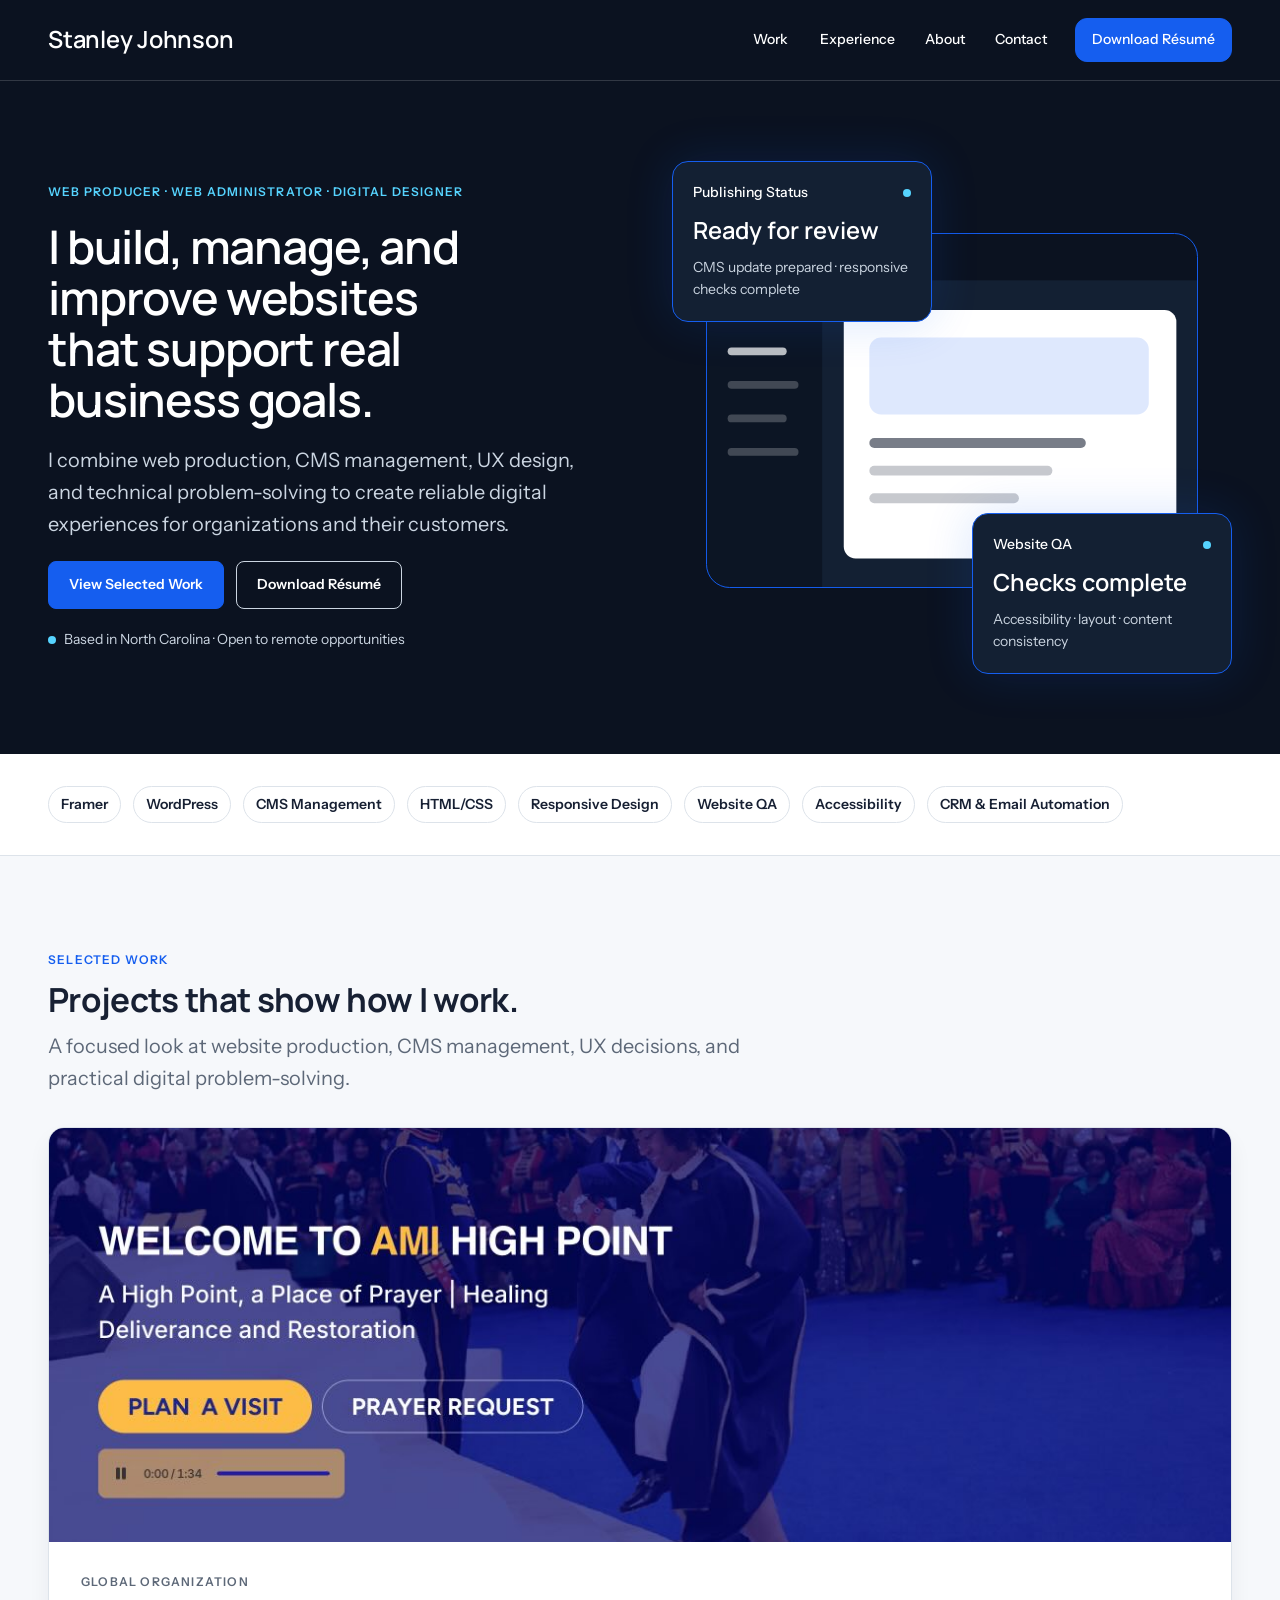
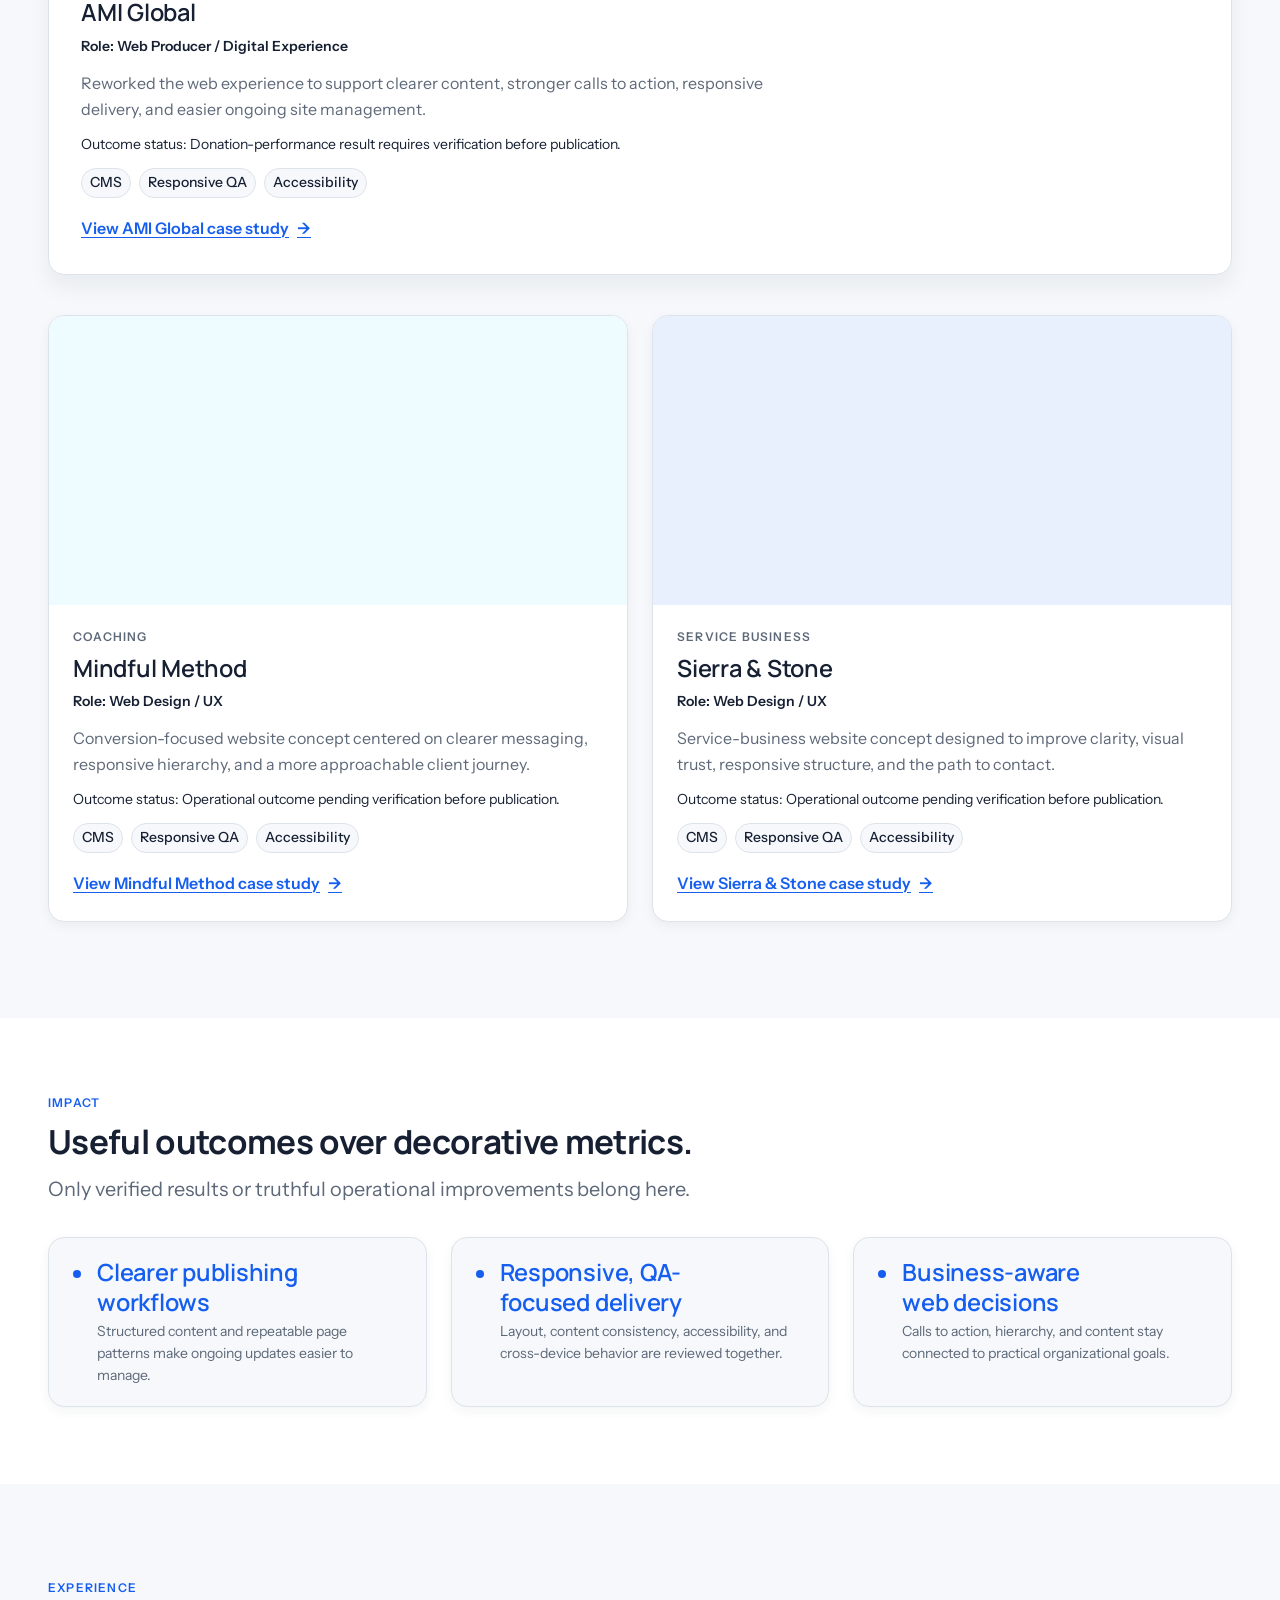
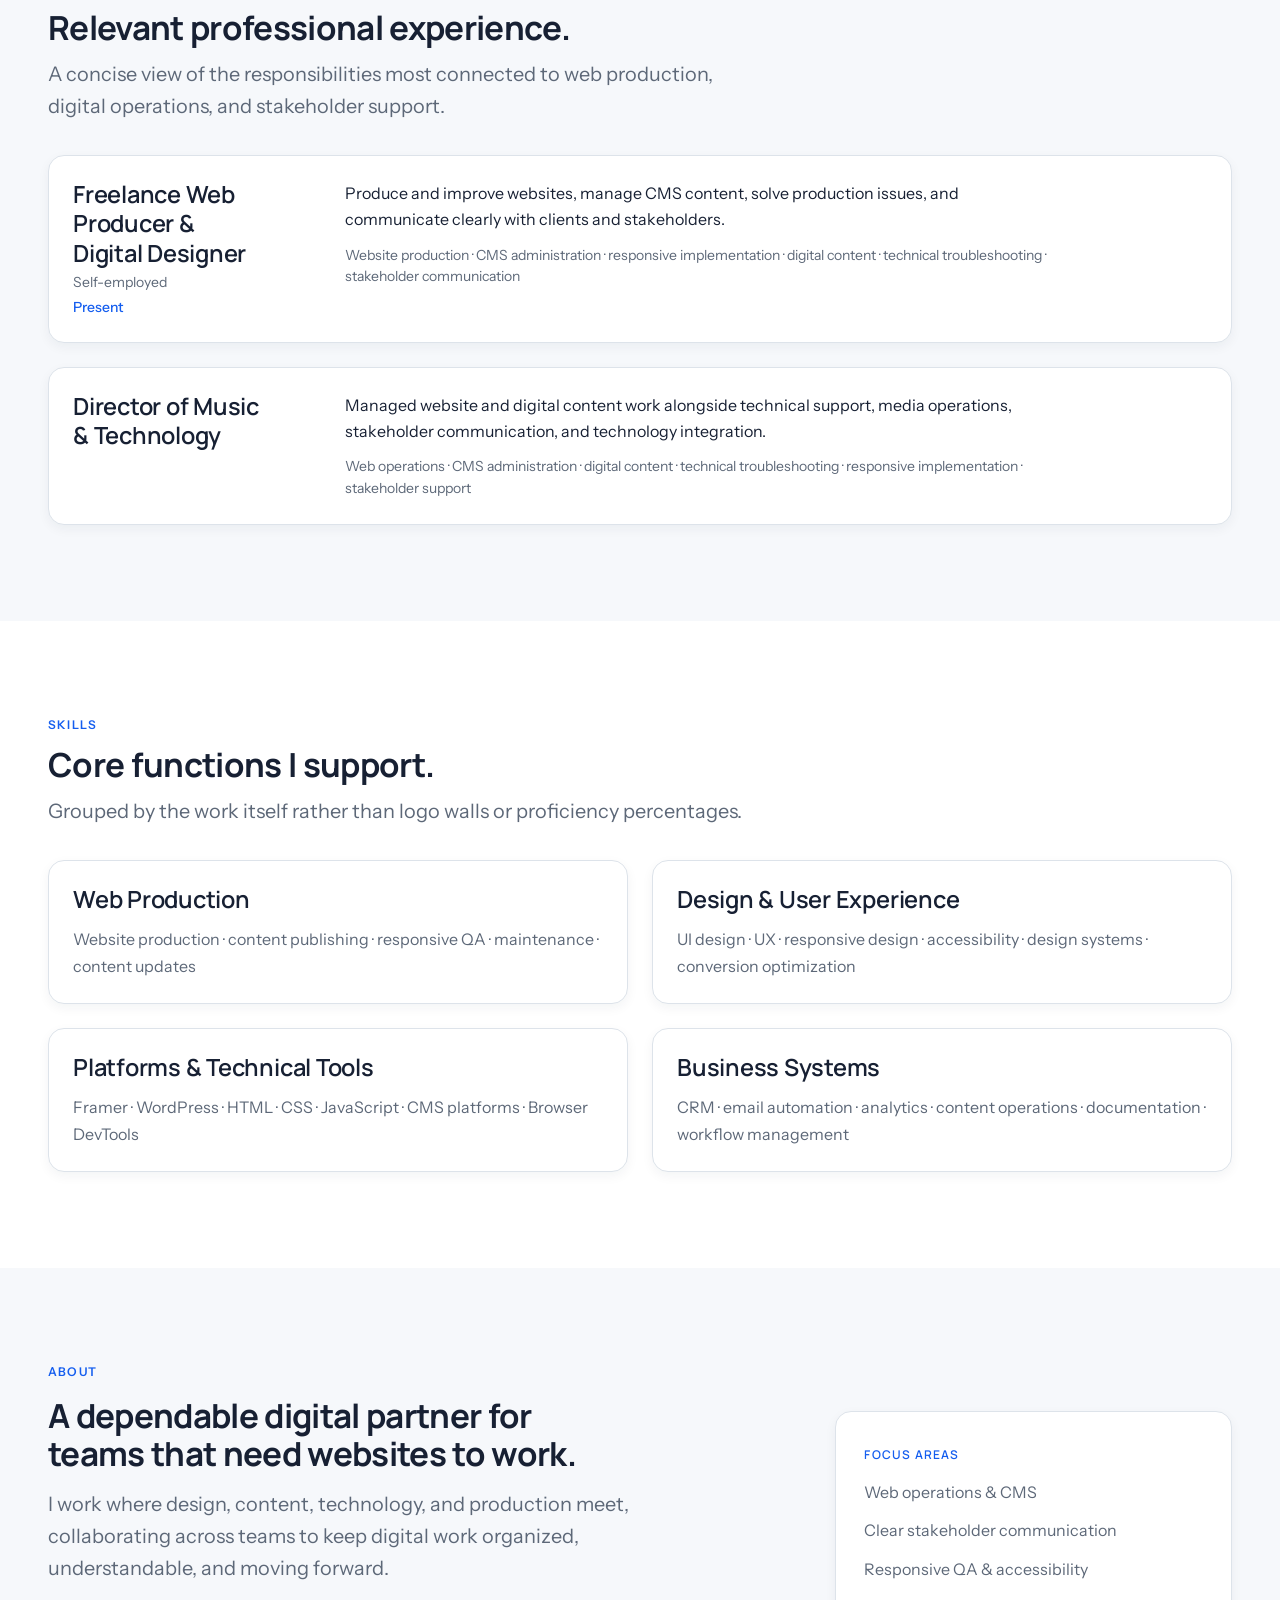
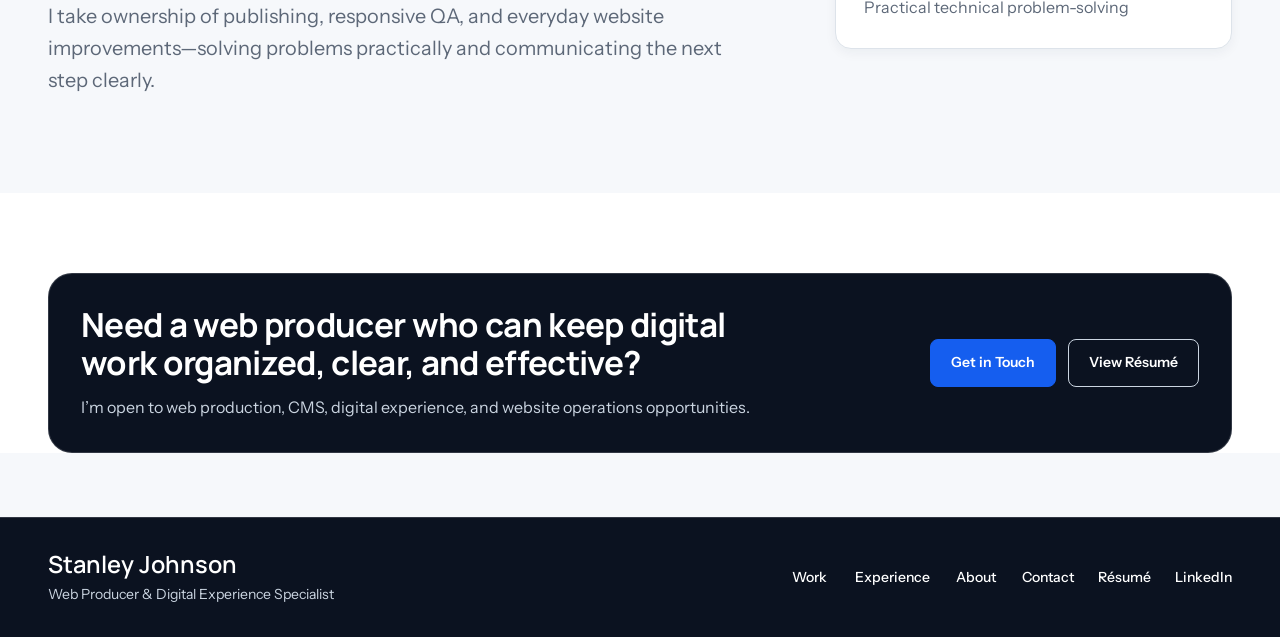
<file: index.html>
<!DOCTYPE html>
<html lang="en">
  <head>
    <meta charset="UTF-8" />
    <meta name="viewport" content="width=device-width, initial-scale=1.0" />
    <title>Stanley Johnson | Web Producer &amp; Digital Experience Specialist</title>
    <meta name="description" content="Web producer and digital experience specialist creating, managing, and improving responsive websites, CMS content, and conversion-focused digital experiences." />
    <meta property="og:title" content="Stanley Johnson | Web Producer &amp; Digital Experience Specialist" />
    <meta property="og:description" content="Web producer and digital experience specialist creating, managing, and improving responsive websites, CMS content, and conversion-focused digital experiences." />
    <meta property="og:type" content="website" />
    <meta property="og:image" content="assets/images/ami-responsive-desktop.jpg" />
    <meta property="og:image:alt" content="AMI Global website shown on a desktop screen" />
    <link rel="canonical" href="https://example.com/" />
    <link rel="stylesheet" href="assets/css/tokens.css" />
    <link rel="stylesheet" href="assets/css/base.css" />
    <link rel="stylesheet" href="assets/css/layout.css" />
    <link rel="stylesheet" href="assets/css/components.css" />
    <link rel="stylesheet" href="assets/css/pages.css" />
    <script src="assets/js/main.js" defer></script>
  </head>
  <body>
    <a class="skip-link" href="#main-content">Skip to content</a>

    <header class="site-header" aria-label="Site header">
      <div class="container site-header__inner">
        <a class="site-brand" href="index.html" aria-label="Stanley Johnson home page">Stanley Johnson</a>

        <nav class="nav desktop-nav" aria-label="Main navigation">
          <ul class="nav__list">
            <li><a class="nav__link" href="work/index.html">Work</a></li>
            <li><a class="nav__link" href="#experience">Experience</a></li>
            <li><a class="nav__link" href="about/index.html">About</a></li>
            <li><a class="nav__link" href="contact/index.html">Contact</a></li>
          </ul>
          <div class="nav-actions">
            <a class="header-cta" href="assets/documents/stanley-johnson-resume.pdf" download>Download Résumé</a>
          </div>
        </nav>

        <nav class="mobile-nav" aria-label="Mobile navigation">
          <button class="mobile-nav__toggle" type="button" aria-expanded="false" aria-controls="mobile-navigation-menu" aria-label="Open navigation menu">
            <svg viewBox="0 0 24 24" aria-hidden="true">
              <path d="M4 7h16M4 12h16M4 17h16" stroke="currentColor" stroke-width="1.8" stroke-linecap="round" fill="none" />
            </svg>
            <span>Menu</span>
          </button>
          <div class="mobile-nav__menu" id="mobile-navigation-menu" hidden>
            <a href="work/index.html">Work</a>
            <a href="#experience">Experience</a>
            <a href="about/index.html">About</a>
            <a href="contact/index.html">Contact</a>
            <a class="button button-primary" href="assets/documents/stanley-johnson-resume.pdf" download>Download Résumé</a>
          </div>
        </nav>
      </div>
    </header>

    <main id="main-content" class="site-main">
      <section class="hero" aria-labelledby="hero-title">
        <div class="container hero__inner">
          <div class="hero__content">
            <p class="hero__eyebrow">Web Producer · Web Administrator · Digital Designer</p>
            <h1 class="hero__title" id="hero-title">I build, manage, and improve websites that support real business goals.</h1>
            <p class="hero__description">I combine web production, CMS management, UX design, and technical problem-solving to create reliable digital experiences for organizations and their customers.</p>
            <div class="hero__actions">
              <a class="button button--primary" href="work/index.html">View Selected Work</a>
              <a class="button button--inverse" href="assets/documents/stanley-johnson-resume.pdf" download>Download Résumé</a>
            </div>
            <p class="hero__availability">
              <img src="assets/images/hero-status-dot.svg" alt="" width="8" height="8" />
              <span>Based in North Carolina · Open to remote opportunities</span>
            </p>
          </div>

          <div class="hero__visual" aria-hidden="true">
            <img class="hero__preview" src="assets/images/hero-cms-preview.svg" alt="" width="500" height="360" />
            <div class="hero-ui-card hero-ui-card--publishing">
              <div class="hero-ui-card__header">
                <span>Publishing Status</span>
                <img src="assets/images/hero-status-dot.svg" alt="" width="8" height="8" />
              </div>
              <strong>Ready for review</strong>
              <span>CMS update prepared · responsive checks complete</span>
            </div>
            <div class="hero-ui-card hero-ui-card--qa">
              <div class="hero-ui-card__header">
                <span>Website QA</span>
                <img src="assets/images/hero-status-dot.svg" alt="" width="8" height="8" />
              </div>
              <strong>Checks complete</strong>
              <span>Accessibility · layout · content consistency</span>
            </div>
          </div>
        </div>
      </section>

      <section class="proof-strip" aria-label="Core capabilities">
        <div class="container">
          <ul class="pill-list">
            <li class="capability-pill">Framer</li>
            <li class="capability-pill">WordPress</li>
            <li class="capability-pill">CMS Management</li>
            <li class="capability-pill">HTML/CSS</li>
            <li class="capability-pill">Responsive Design</li>
            <li class="capability-pill">Website QA</li>
            <li class="capability-pill">Accessibility</li>
            <li class="capability-pill">CRM &amp; Email Automation</li>
          </ul>
        </div>
      </section>

      <section class="selected-work" aria-labelledby="work-title">
        <div class="container">
          <div class="section-heading">
            <p class="section-heading__eyebrow">Selected work</p>
            <h2 id="work-title">Projects that show how I work.</h2>
            <p class="text-body selected-work__intro">A focused look at website production, CMS management, UX decisions, and practical digital problem-solving.</p>
          </div>

          <article class="project-card project-card--featured" aria-labelledby="ami-title">
            <div class="project-card__media project-visual project-visual--ami">
              <img src="assets/images/ami-responsive-desktop.jpg" alt="AMI Global website shown on a desktop screen" width="1200" height="800" loading="lazy" decoding="async" />
            </div>
            <div class="project-card__body">
              <p class="project-card__organization">Global organization</p>
              <h3 class="project-card__title" id="ami-title">AMI Global</h3>
              <p class="project-card__role">Role: Web Producer / Digital Experience</p>
              <p class="project-card__summary">Reworked the web experience to support clearer content, stronger calls to action, responsive delivery, and easier ongoing site management.</p>
              <p class="project-card__result">Outcome status: Donation-performance result requires verification before publication.</p>
              <ul class="project-card__tags" aria-label="AMI Global skills">
                <li class="skill-tag">CMS</li>
                <li class="skill-tag">Responsive QA</li>
                <li class="skill-tag">Accessibility</li>
              </ul>
              <a class="project-card__link" href="work/ami-global/index.html">View AMI Global case study <span aria-hidden="true">→</span></a>
            </div>
          </article>

          <div class="projects-grid">
            <article class="project-card" aria-labelledby="mindful-title">
              <div class="project-card__media project-visual project-visual--mindful" role="img" aria-label="Placeholder for a confirmed Mindful Method project image">
                <!-- CONTENT NEEDED: Replace with a confirmed Mindful Method project image -->
              </div>
              <div class="project-card__body">
                <p class="project-card__organization">Coaching</p>
                <h3 class="project-card__title" id="mindful-title">Mindful Method</h3>
                <p class="project-card__role">Role: Web Design / UX</p>
                <p class="project-card__summary">Conversion-focused website concept centered on clearer messaging, responsive hierarchy, and a more approachable client journey.</p>
                <p class="project-card__result">Outcome status: Operational outcome pending verification before publication.</p>
                <ul class="project-card__tags" aria-label="Mindful Method skills">
                  <li class="skill-tag">CMS</li>
                  <li class="skill-tag">Responsive QA</li>
                  <li class="skill-tag">Accessibility</li>
                </ul>
                <a class="project-card__link" href="work/mindful-method/index.html">View Mindful Method case study <span aria-hidden="true">→</span></a>
              </div>
            </article>

            <article class="project-card" aria-labelledby="stone-title">
              <div class="project-card__media project-visual project-visual--stone" role="img" aria-label="Placeholder for a confirmed Sierra and Stone project image">
                <!-- CONTENT NEEDED: Replace with a confirmed Sierra and Stone project image -->
              </div>
              <div class="project-card__body">
                <p class="project-card__organization">Service business</p>
                <h3 class="project-card__title" id="stone-title">Sierra &amp; Stone</h3>
                <p class="project-card__role">Role: Web Design / UX</p>
                <p class="project-card__summary">Service-business website concept designed to improve clarity, visual trust, responsive structure, and the path to contact.</p>
                <p class="project-card__result">Outcome status: Operational outcome pending verification before publication.</p>
                <ul class="project-card__tags" aria-label="Sierra and Stone skills">
                  <li class="skill-tag">CMS</li>
                  <li class="skill-tag">Responsive QA</li>
                  <li class="skill-tag">Accessibility</li>
                </ul>
                <a class="project-card__link" href="work/sierra-and-stone/index.html">View Sierra &amp; Stone case study <span aria-hidden="true">→</span></a>
              </div>
            </article>
          </div>
        </div>
      </section>

      <section class="impact-section" aria-labelledby="impact-title">
        <div class="container">
          <div class="section-heading">
            <p class="section-heading__eyebrow">Impact</p>
            <h2 id="impact-title">Useful outcomes over decorative metrics.</h2>
            <p class="text-body impact-section__intro">Only verified results or truthful operational improvements belong here.</p>
          </div>

          <div class="impact-grid">
            <article class="impact-item">
              <span class="impact-item__marker" aria-hidden="true"></span>
              <div class="impact-item__content">
                <h3 class="impact-item__result">Clearer publishing workflows</h3>
                <p class="impact-item__description">Structured content and repeatable page patterns make ongoing updates easier to manage.</p>
              </div>
            </article>
            <article class="impact-item">
              <span class="impact-item__marker" aria-hidden="true"></span>
              <div class="impact-item__content">
                <h3 class="impact-item__result">Responsive, QA-focused delivery</h3>
                <p class="impact-item__description">Layout, content consistency, accessibility, and cross-device behavior are reviewed together.</p>
              </div>
            </article>
            <article class="impact-item">
              <span class="impact-item__marker" aria-hidden="true"></span>
              <div class="impact-item__content">
                <h3 class="impact-item__result">Business-aware web decisions</h3>
                <p class="impact-item__description">Calls to action, hierarchy, and content stay connected to practical organizational goals.</p>
              </div>
            </article>
          </div>
        </div>
      </section>

      <section class="experience-section" id="experience" aria-labelledby="experience-title">
        <div class="container">
          <div class="section-heading">
            <p class="section-heading__eyebrow">Experience</p>
            <h2 id="experience-title">Relevant professional experience.</h2>
            <p class="text-body experience-section__intro">A concise view of the responsibilities most connected to web production, digital operations, and stakeholder support.</p>
          </div>

          <div class="experience-grid">
            <article class="experience-entry" aria-labelledby="freelance-role">
              <header class="experience-entry__header">
                <h3 id="freelance-role">Freelance Web Producer &amp; Digital Designer</h3>
                <p class="experience-entry__organization">Self-employed</p>
                <p class="experience-entry__dates">Present</p>
              </header>
              <div class="experience-entry__body">
                <p class="experience-entry__summary">Produce and improve websites, manage CMS content, solve production issues, and communicate clearly with clients and stakeholders.</p>
                <p class="experience-entry__focus">Website production · CMS administration · responsive implementation · digital content · technical troubleshooting · stakeholder communication</p>
              </div>
            </article>

            <article class="experience-entry" aria-labelledby="director-role">
              <header class="experience-entry__header">
                <h3 id="director-role">Director of Music &amp; Technology</h3>
                <!-- CONTENT NEEDED: Confirm organization and employment dates -->
              </header>
              <div class="experience-entry__body">
                <p class="experience-entry__summary">Managed website and digital content work alongside technical support, media operations, stakeholder communication, and technology integration.</p>
                <p class="experience-entry__focus">Web operations · CMS administration · digital content · technical troubleshooting · responsive implementation · stakeholder support</p>
              </div>
            </article>
          </div>
        </div>
      </section>

      <section class="skills-section" aria-labelledby="skills-title">
        <div class="container">
          <div class="section-heading">
            <p class="section-heading__eyebrow">Skills</p>
            <h2 id="skills-title">Core functions I support.</h2>
            <p class="text-body skills-section__intro">Grouped by the work itself rather than logo walls or proficiency percentages.</p>
          </div>

          <div class="skills-grid">
            <article class="skill-group">
              <h3 class="skill-group__title">Web Production</h3>
              <p class="skill-group__skills">Website production · content publishing · responsive QA · maintenance · content updates</p>
            </article>

            <article class="skill-group">
              <h3 class="skill-group__title">Design &amp; User Experience</h3>
              <p class="skill-group__skills">UI design · UX · responsive design · accessibility · design systems · conversion optimization</p>
            </article>

            <article class="skill-group">
              <h3 class="skill-group__title">Platforms &amp; Technical Tools</h3>
              <p class="skill-group__skills">Framer · WordPress · HTML · CSS · JavaScript · CMS platforms · Browser DevTools</p>
            </article>

            <article class="skill-group">
              <h3 class="skill-group__title">Business Systems</h3>
              <p class="skill-group__skills">CRM · email automation · analytics · content operations · documentation · workflow management</p>
            </article>
          </div>
        </div>
      </section>

      <section class="about-section" aria-labelledby="intro-title">
        <div class="container about-introduction">
          <div class="about-introduction__copy">
            <p class="section-heading__eyebrow">About</p>
            <h2 id="intro-title">A dependable digital partner for teams that need websites to work.</h2>
            <p class="text-body-large">I work where design, content, technology, and production meet, collaborating across teams to keep digital work organized, understandable, and moving forward.</p>
            <p class="text-body-large">I take ownership of publishing, responsive QA, and everyday website improvements—solving problems practically and communicating the next step clearly.</p>
          </div>

          <aside class="card about-introduction__focus" aria-labelledby="focus-areas-title">
            <div class="card__body">
              <h3 class="section-heading__eyebrow" id="focus-areas-title">Focus areas</h3>
              <ul class="about-introduction__focus-list">
                <li>Web operations &amp; CMS</li>
                <li>Clear stakeholder communication</li>
                <li>Responsive QA &amp; accessibility</li>
                <li>Practical technical problem-solving</li>
              </ul>
            </div>
          </aside>
        </div>
      </section>

      <section class="contact-section" aria-labelledby="cta-title">
        <div class="container">
          <div class="cta-panel">
            <div class="cta-panel__copy">
              <h2 id="cta-title">Need a web producer who can keep digital work organized, clear, and effective?</h2>
              <p>I’m open to web production, CMS, digital experience, and website operations opportunities.</p>
            </div>
            <div class="cta-panel__actions">
              <a class="button button--primary" href="contact/index.html">Get in Touch</a>
              <a class="button button--inverse" href="resume/index.html">View Résumé</a>
            </div>
          </div>
        </div>
      </section>
    </main>

    <footer class="site-footer homepage-footer">
      <div class="container site-footer__inner">
        <div class="homepage-footer__identity">
          <p class="homepage-footer__name">Stanley Johnson</p>
          <p class="homepage-footer__role">Web Producer &amp; Digital Experience Specialist</p>
        </div>
        <nav aria-label="Footer navigation">
          <ul class="homepage-footer__nav-list">
            <li><a href="work/index.html">Work</a></li>
            <li><a href="#experience">Experience</a></li>
            <li><a href="about/index.html">About</a></li>
            <li><a href="contact/index.html">Contact</a></li>
            <li><a href="resume/index.html">Résumé</a></li>
            <li>
              <!-- CONTENT NEEDED: Replace with Stanley Johnson's confirmed LinkedIn profile URL -->
              <a href="https://www.linkedin.com/">LinkedIn</a>
            </li>
          </ul>
        </nav>
      </div>
    </footer>
  </body>
</html>
</file>
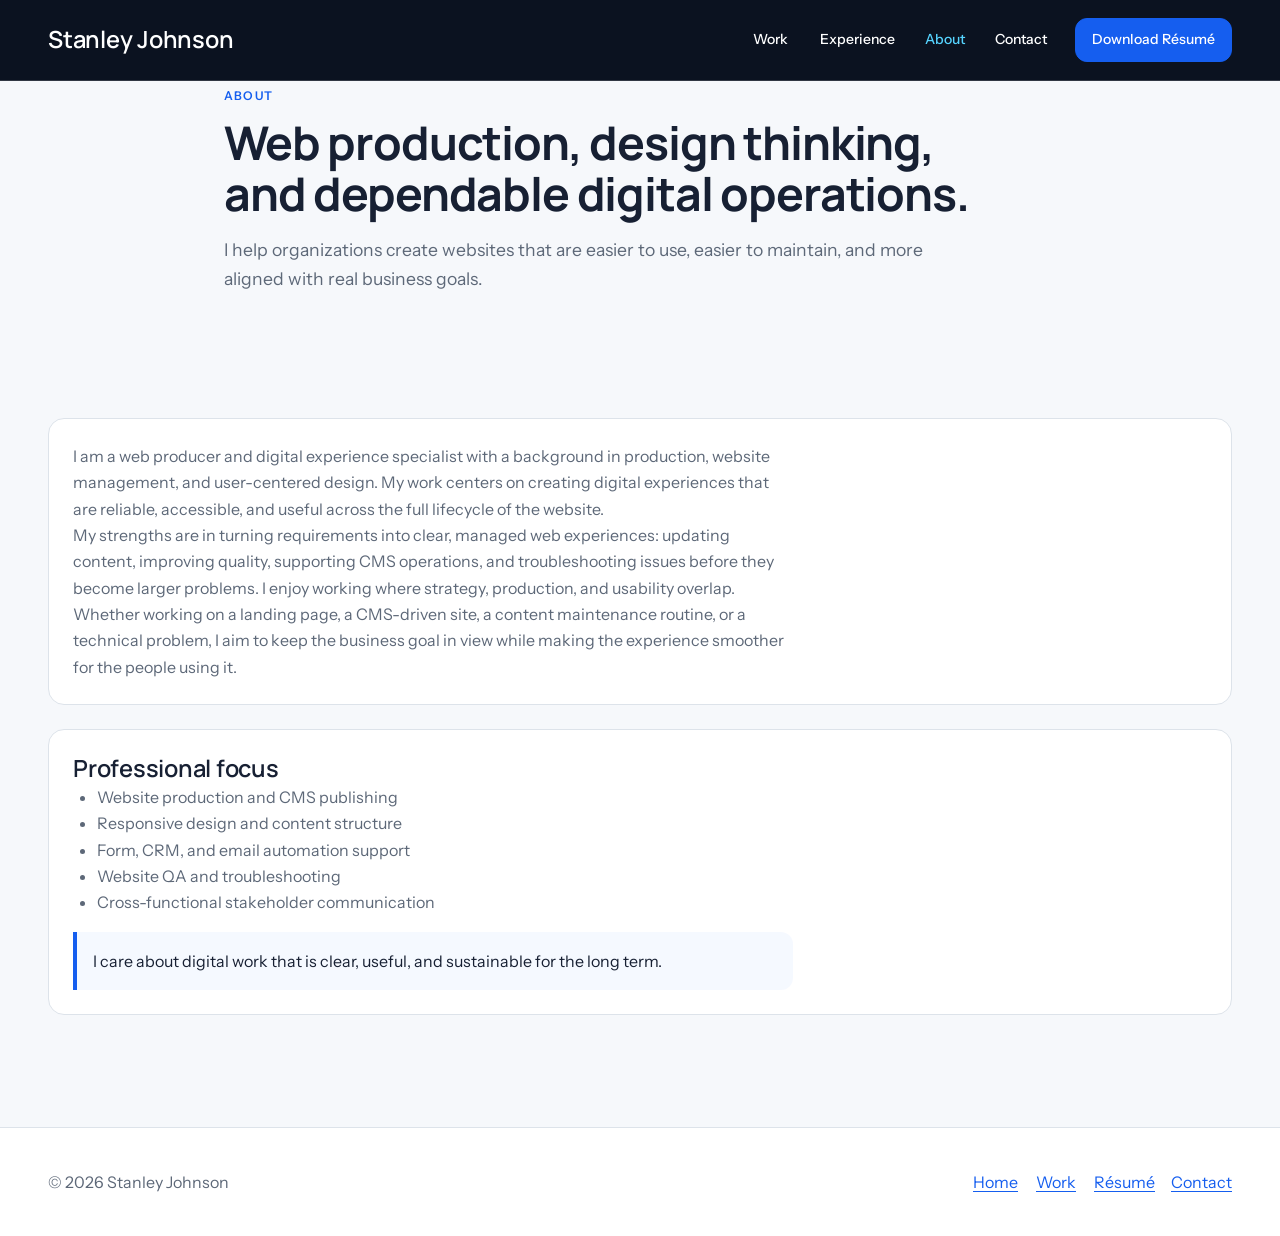
<file: about/index.html>
<!DOCTYPE html>
<html lang="en">
  <head>
    <meta charset="UTF-8" />
    <meta name="viewport" content="width=device-width, initial-scale=1.0" />
    <title>About | Stanley Johnson</title>
    <meta name="description" content="Learn about Stanley Johnson, a web producer and digital experience specialist focused on website design, CMS management, and polished digital operations." />
    <link rel="canonical" href="https://example.com/about/" />
    <link rel="stylesheet" href="../assets/css/tokens.css" />
    <link rel="stylesheet" href="../assets/css/base.css" />
    <link rel="stylesheet" href="../assets/css/layout.css" />
    <link rel="stylesheet" href="../assets/css/components.css" />
    <link rel="stylesheet" href="../assets/css/pages.css" />
    <script src="../assets/js/main.js" defer></script>
  </head>
  <body>
    <a class="skip-link" href="#main-content">Skip to content</a>

    <header class="site-header" aria-label="Site header">
      <div class="container site-header__inner">
        <a class="site-brand" href="../index.html" aria-label="Stanley Johnson home page">Stanley Johnson</a>
        <nav class="nav desktop-nav" aria-label="Main navigation">
          <ul class="nav__list">
            <li><a class="nav__link" href="../work/index.html">Work</a></li>
            <li><a class="nav__link" href="../index.html#experience">Experience</a></li>
            <li><a class="nav__link" href="index.html" aria-current="page">About</a></li>
            <li><a class="nav__link" href="../contact/index.html">Contact</a></li>
          </ul>
          <div class="nav-actions">
            <a class="header-cta" href="../assets/documents/stanley-johnson-resume.pdf" download>Download Résumé</a>
          </div>
        </nav>

        <nav class="mobile-nav" aria-label="Mobile navigation">
          <button class="mobile-nav__toggle" type="button" aria-expanded="false" aria-controls="mobile-navigation-menu" aria-label="Open navigation menu">
            <svg viewBox="0 0 24 24" aria-hidden="true"><path d="M4 7h16M4 12h16M4 17h16" stroke="currentColor" stroke-width="1.8" stroke-linecap="round" fill="none" /></svg>
            <span>Menu</span>
          </button>
          <div class="mobile-nav__menu" id="mobile-navigation-menu" hidden>
            <a href="../work/index.html">Work</a>
            <a href="../index.html#experience">Experience</a>
            <a href="index.html" aria-current="page">About</a>
            <a href="../contact/index.html">Contact</a>
            <a class="button button-primary" href="../assets/documents/stanley-johnson-resume.pdf" download>Download Résumé</a>
          </div>
        </nav>
      </div>
    </header>

    <main id="main-content" class="site-main">
      <section class="section page-intro">
        <div class="container page-intro__inner">
          <p class="page-intro__eyebrow">About</p>
          <h1>Web production, design thinking, and dependable digital operations.</h1>
          <p>I help organizations create websites that are easier to use, easier to maintain, and more aligned with real business goals.</p>
        </div>
      </section>

      <section class="section section--tight">
        <div class="container about-grid">
          <div class="story-layout__content about-bio">
            <p>I am a web producer and digital experience specialist with a background in production, website management, and user-centered design. My work centers on creating digital experiences that are reliable, accessible, and useful across the full lifecycle of the website.</p>
            <p>My strengths are in turning requirements into clear, managed web experiences: updating content, improving quality, supporting CMS operations, and troubleshooting issues before they become larger problems. I enjoy working where strategy, production, and usability overlap.</p>
            <p>Whether working on a landing page, a CMS-driven site, a content maintenance routine, or a technical problem, I aim to keep the business goal in view while making the experience smoother for the people using it.</p>
          </div>

          <aside class="story-layout__aside">
            <h3>Professional focus</h3>
            <ul>
              <li>Website production and CMS publishing</li>
              <li>Responsive design and content structure</li>
              <li>Form, CRM, and email automation support</li>
              <li>Website QA and troubleshooting</li>
              <li>Cross-functional stakeholder communication</li>
            </ul>
            <p class="statement">I care about digital work that is clear, useful, and sustainable for the long term.</p>
          </aside>
        </div>
      </section>
    </main>

    <footer class="site-footer">
      <div class="container site-footer__inner">
        <p>© 2026 Stanley Johnson</p>
        <nav aria-label="Footer navigation">
          <a href="../index.html">Home</a>
          <a href="../work/index.html">Work</a>
          <a href="../resume/index.html">Résumé</a>
          <a href="../contact/index.html">Contact</a>
        </nav>
      </div>
    </footer>
  </body>
</html>
</file>
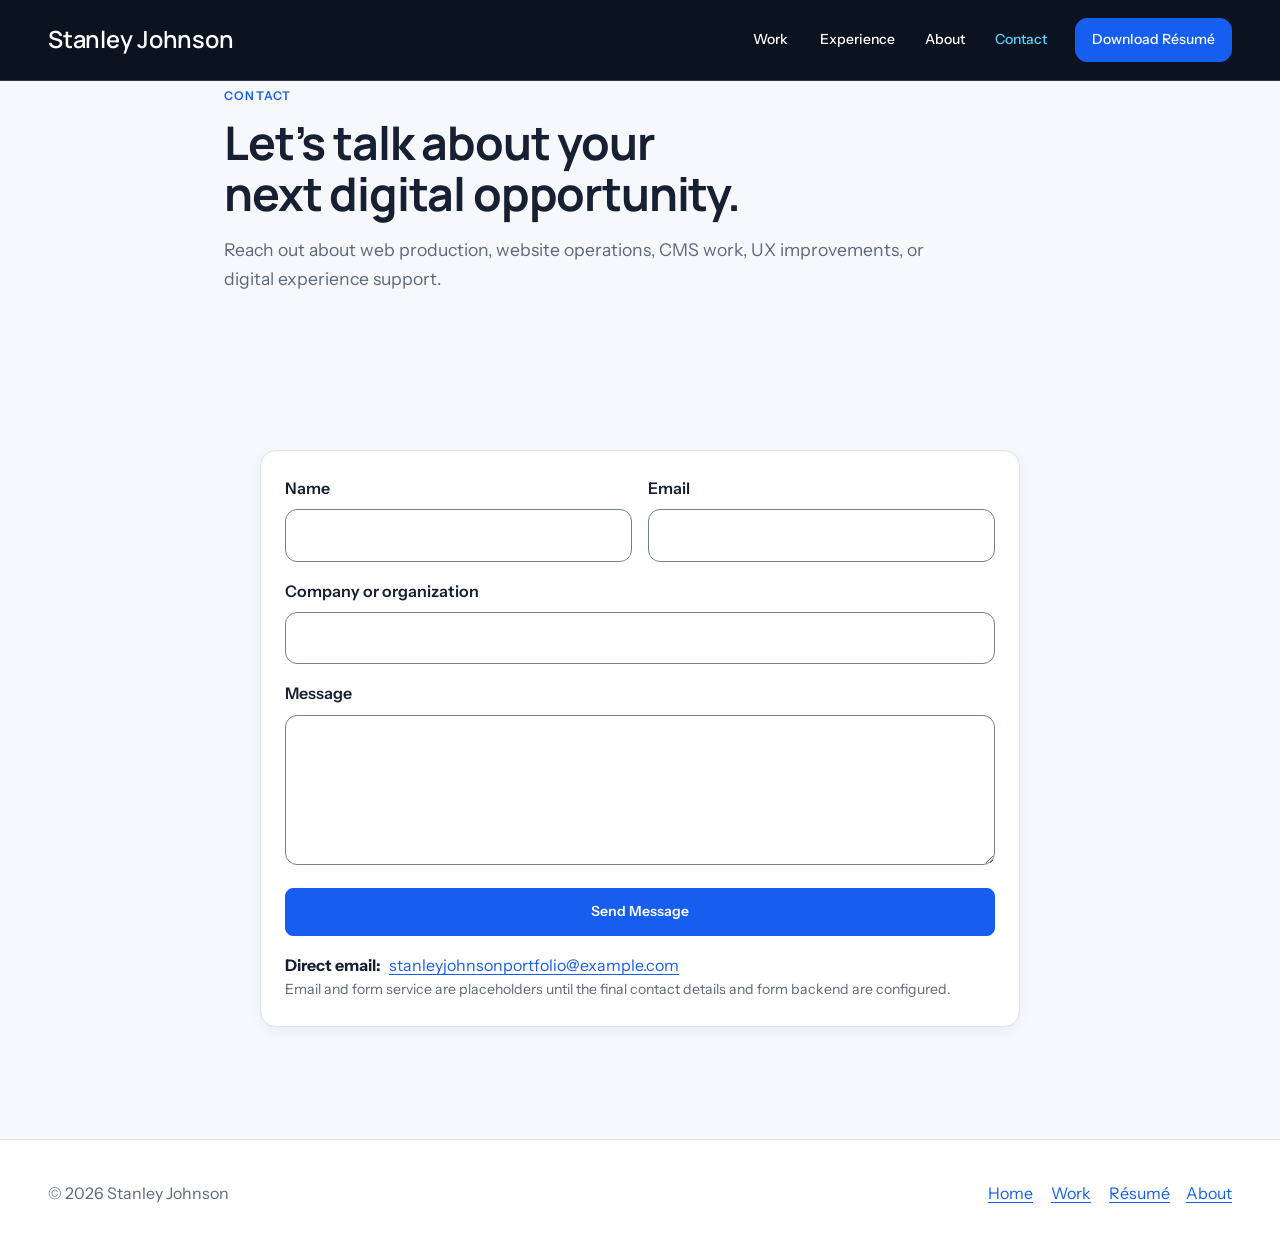
<file: contact/index.html>
<!DOCTYPE html>
<html lang="en">
  <head>
    <meta charset="UTF-8" />
    <meta name="viewport" content="width=device-width, initial-scale=1.0" />
    <title>Contact | Stanley Johnson</title>
    <meta name="description" content="Contact Stanley Johnson for website production, CMS management, UX design, and digital experience opportunities." />
    <link rel="canonical" href="https://example.com/contact/" />
    <link rel="stylesheet" href="../assets/css/tokens.css" />
    <link rel="stylesheet" href="../assets/css/base.css" />
    <link rel="stylesheet" href="../assets/css/layout.css" />
    <link rel="stylesheet" href="../assets/css/components.css" />
    <link rel="stylesheet" href="../assets/css/pages.css" />
    <script src="../assets/js/main.js" defer></script>
  </head>
  <body>
    <a class="skip-link" href="#main-content">Skip to content</a>

    <header class="site-header" aria-label="Site header">
      <div class="container site-header__inner">
        <a class="site-brand" href="../index.html" aria-label="Stanley Johnson home page">Stanley Johnson</a>
        <nav class="nav desktop-nav" aria-label="Main navigation">
          <ul class="nav__list">
            <li><a class="nav__link" href="../work/index.html">Work</a></li>
            <li><a class="nav__link" href="../index.html#experience">Experience</a></li>
            <li><a class="nav__link" href="../about/index.html">About</a></li>
            <li><a class="nav__link" href="index.html" aria-current="page">Contact</a></li>
          </ul>
          <div class="nav-actions">
            <a class="header-cta" href="../assets/documents/stanley-johnson-resume.pdf" download>Download Résumé</a>
          </div>
        </nav>

        <nav class="mobile-nav" aria-label="Mobile navigation">
          <button class="mobile-nav__toggle" type="button" aria-expanded="false" aria-controls="mobile-navigation-menu" aria-label="Open navigation menu">
            <svg viewBox="0 0 24 24" aria-hidden="true"><path d="M4 7h16M4 12h16M4 17h16" stroke="currentColor" stroke-width="1.8" stroke-linecap="round" fill="none" /></svg>
            <span>Menu</span>
          </button>
          <div class="mobile-nav__menu" id="mobile-navigation-menu" hidden>
            <a href="../work/index.html">Work</a>
            <a href="../index.html#experience">Experience</a>
            <a href="../about/index.html">About</a>
            <a href="index.html" aria-current="page">Contact</a>
            <a class="button button-primary" href="../assets/documents/stanley-johnson-resume.pdf" download>Download Résumé</a>
          </div>
        </nav>
      </div>
    </header>

    <main id="main-content" class="site-main">
      <section class="section page-intro">
        <div class="container page-intro__inner">
          <p class="page-intro__eyebrow">Contact</p>
          <h1>Let’s talk about your next digital opportunity.</h1>
          <p>Reach out about web production, website operations, CMS work, UX improvements, or digital experience support.</p>
        </div>
      </section>

      <section class="section section--tight">
        <div class="container">
          <div class="contact-card">
            <form class="contact-form" action="#" method="post">
              <div class="form-row">
                <div>
                  <label for="name">Name</label>
                  <input id="name" name="name" type="text" required />
                </div>
                <div>
                  <label for="email">Email</label>
                  <input id="email" name="email" type="email" required />
                </div>
              </div>

              <div>
                <label for="company">Company or organization</label>
                <input id="company" name="company" type="text" />
              </div>

              <div>
                <label for="message">Message</label>
                <textarea id="message" name="message" required></textarea>
              </div>

              <div class="form-status" id="form-status" aria-live="polite"></div>

              <button class="button button-primary" type="submit">Send Message</button>
            </form>

            <p class="contact-detail"><strong>Direct email:</strong> <a href="mailto:stanleyjohnsonportfolio@example.com">stanleyjohnsonportfolio@example.com</a></p>
            <p class="fine-print">Email and form service are placeholders until the final contact details and form backend are configured.</p>
          </div>
        </div>
      </section>
    </main>

    <footer class="site-footer">
      <div class="container site-footer__inner">
        <p>© 2026 Stanley Johnson</p>
        <nav aria-label="Footer navigation">
          <a href="../index.html">Home</a>
          <a href="../work/index.html">Work</a>
          <a href="../resume/index.html">Résumé</a>
          <a href="../about/index.html">About</a>
        </nav>
      </div>
    </footer>

    <script>
      const form = document.querySelector('.contact-form');
      const status = document.getElementById('form-status');

      if (form && status) {
        form.addEventListener('submit', function (event) {
          event.preventDefault();

          const formData = new FormData(form);
          const name = (formData.get('name') || '').toString().trim();
          const email = (formData.get('email') || '').toString().trim();
          const message = (formData.get('message') || '').toString().trim();

          if (!name || !email || !message) {
            status.textContent = 'Please complete all required fields before sending.';
            status.className = 'form-status form-status--error';
            return;
          }

          const emailPattern = /^[^\s@]+@[^\s@]+\.[^\s@]+$/;
          if (!emailPattern.test(email)) {
            status.textContent = 'Please enter a valid email address.';
            status.className = 'form-status form-status--error';
            return;
          }

          status.textContent = 'Thank you. This form is a front-end placeholder and will need a configured email or form service before launch.';
          status.className = 'form-status form-status--success';
          form.reset();
        });
      }
    </script>
  </body>
</html>
</file>
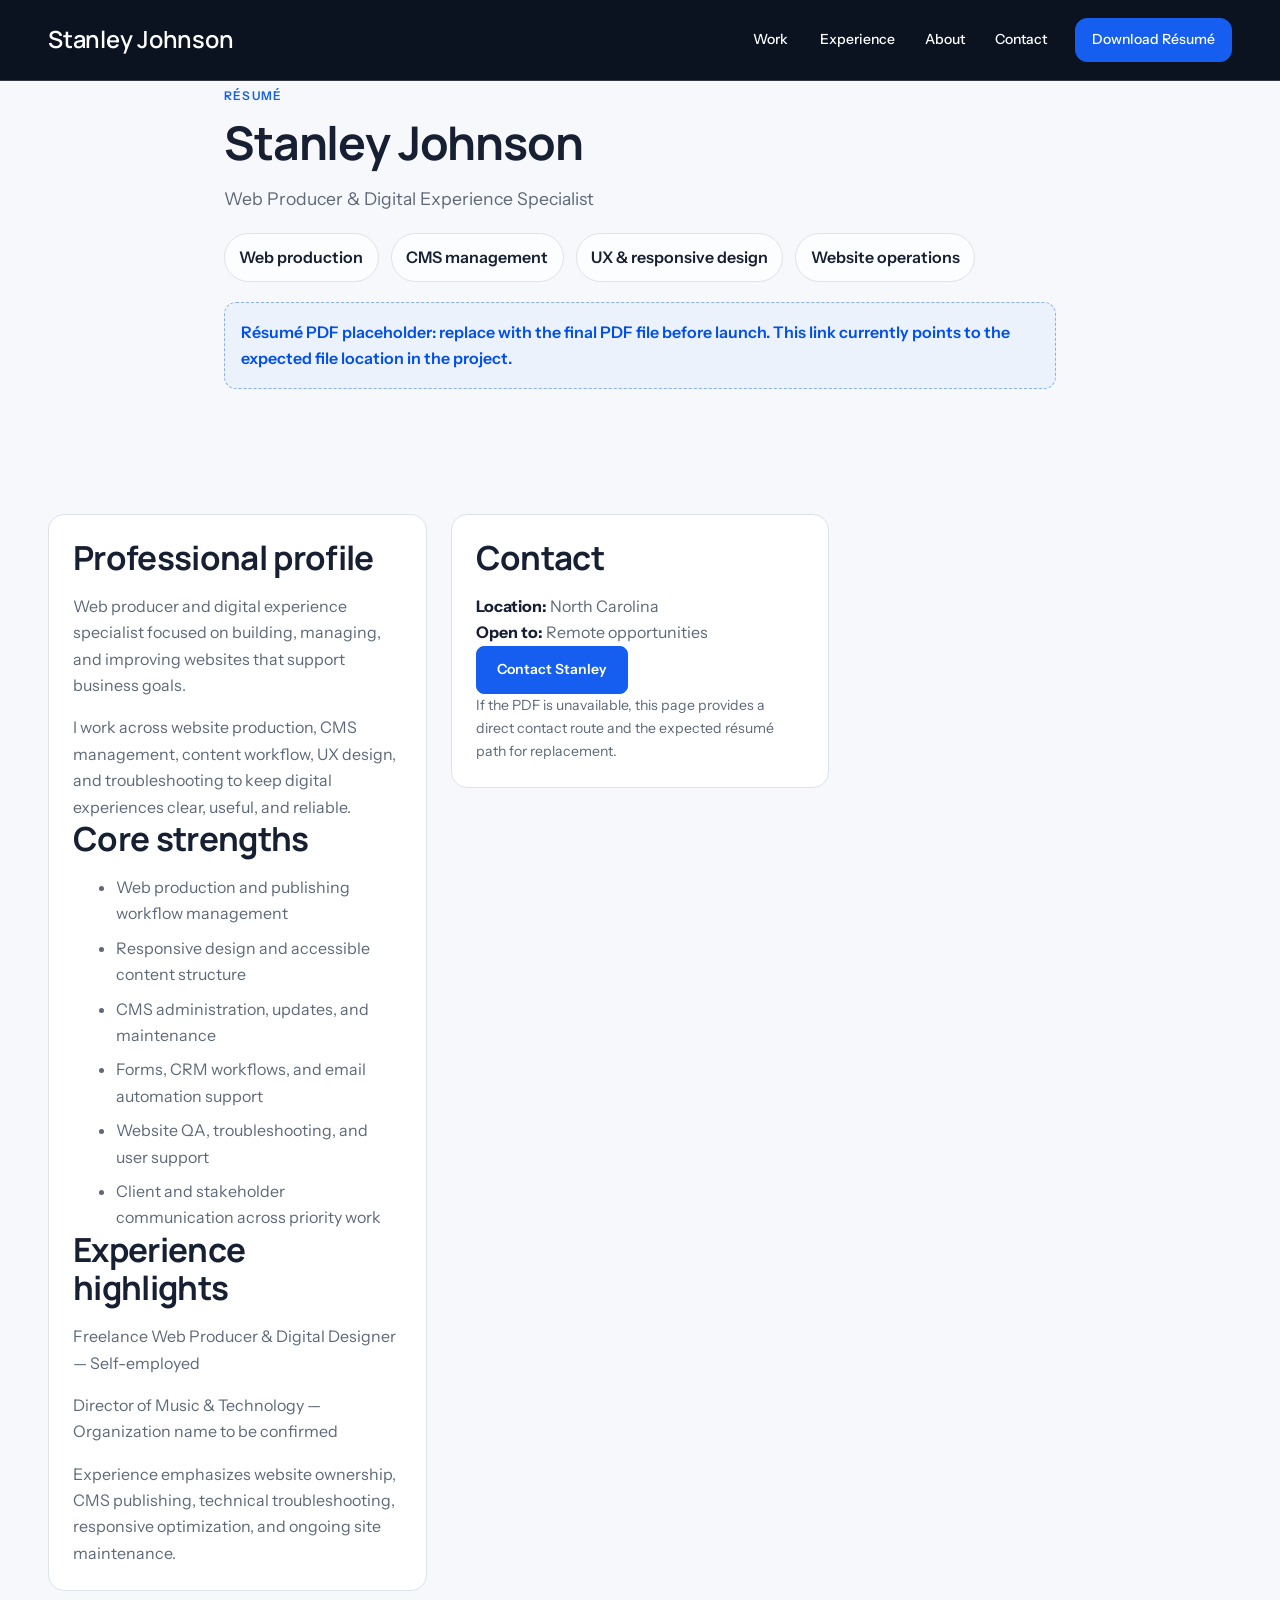
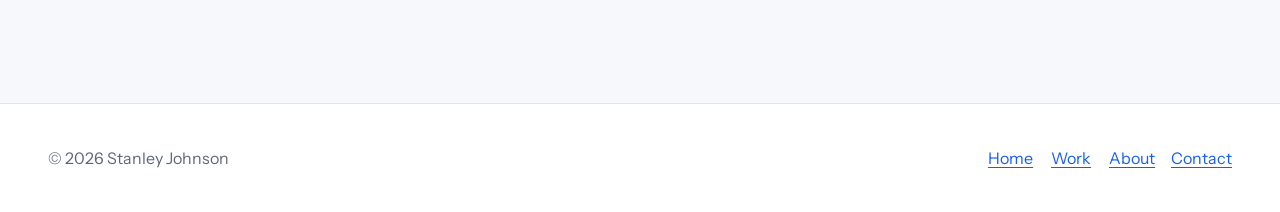
<file: resume/index.html>
<!DOCTYPE html>
<html lang="en">
  <head>
    <meta charset="UTF-8" />
    <meta name="viewport" content="width=device-width, initial-scale=1.0" />
    <title>Résumé | Stanley Johnson</title>
    <meta name="description" content="Résumé page for Stanley Johnson, a web producer and digital experience specialist with experience in web production, design, CMS management, and digital operations." />
    <link rel="canonical" href="https://example.com/resume/" />
    <link rel="stylesheet" href="../assets/css/tokens.css" />
    <link rel="stylesheet" href="../assets/css/base.css" />
    <link rel="stylesheet" href="../assets/css/layout.css" />
    <link rel="stylesheet" href="../assets/css/components.css" />
    <link rel="stylesheet" href="../assets/css/pages.css" />
    <script src="../assets/js/main.js" defer></script>
  </head>
  <body>
    <a class="skip-link" href="#main-content">Skip to content</a>

    <header class="site-header" aria-label="Site header">
      <div class="container site-header__inner">
        <a class="site-brand" href="../index.html" aria-label="Stanley Johnson home page">Stanley Johnson</a>
        <nav class="nav desktop-nav" aria-label="Main navigation">
          <ul class="nav__list">
            <li><a class="nav__link" href="../work/index.html">Work</a></li>
            <li><a class="nav__link" href="../index.html#experience">Experience</a></li>
            <li><a class="nav__link" href="../about/index.html">About</a></li>
            <li><a class="nav__link" href="../contact/index.html">Contact</a></li>
          </ul>
          <div class="nav-actions">
            <a class="header-cta" href="../assets/documents/stanley-johnson-resume.pdf" download>Download Résumé</a>
          </div>
        </nav>

        <nav class="mobile-nav" aria-label="Mobile navigation">
          <button class="mobile-nav__toggle" type="button" aria-expanded="false" aria-controls="mobile-navigation-menu" aria-label="Open navigation menu">
            <svg viewBox="0 0 24 24" aria-hidden="true"><path d="M4 7h16M4 12h16M4 17h16" stroke="currentColor" stroke-width="1.8" stroke-linecap="round" fill="none" /></svg>
            <span>Menu</span>
          </button>
          <div class="mobile-nav__menu" id="mobile-navigation-menu" hidden>
            <a href="../work/index.html">Work</a>
            <a href="../index.html#experience">Experience</a>
            <a href="../about/index.html">About</a>
            <a href="../contact/index.html">Contact</a>
            <a class="button button-primary" href="../assets/documents/stanley-johnson-resume.pdf" download>Download Résumé</a>
          </div>
        </nav>
      </div>
    </header>

    <main id="main-content" class="site-main">
      <section class="section page-intro">
        <div class="container page-intro__inner">
          <p class="page-intro__eyebrow">Résumé</p>
          <h1>Stanley Johnson</h1>
          <p>Web Producer &amp; Digital Experience Specialist</p>
          <div class="resume-summary" aria-label="Resume summary">
            <span>Web production</span>
            <span>CMS management</span>
            <span>UX &amp; responsive design</span>
            <span>Website operations</span>
          </div>
          <div class="placeholder-banner">Résumé PDF placeholder: replace with the final PDF file before launch. This link currently points to the expected file location in the project.</div>
        </div>
      </section>

      <section class="section section--tight">
        <div class="container resume-layout">
          <article class="resume-layout__main">
            <h2>Professional profile</h2>
            <p>Web producer and digital experience specialist focused on building, managing, and improving websites that support business goals.</p>
            <p>I work across website production, CMS management, content workflow, UX design, and troubleshooting to keep digital experiences clear, useful, and reliable.</p>

            <h2>Core strengths</h2>
            <ul>
              <li>Web production and publishing workflow management</li>
              <li>Responsive design and accessible content structure</li>
              <li>CMS administration, updates, and maintenance</li>
              <li>Forms, CRM workflows, and email automation support</li>
              <li>Website QA, troubleshooting, and user support</li>
              <li>Client and stakeholder communication across priority work</li>
            </ul>

            <h2>Experience highlights</h2>
            <p>Freelance Web Producer &amp; Digital Designer — Self-employed</p>
            <p>Director of Music &amp; Technology — Organization name to be confirmed</p>
            <p>Experience emphasizes website ownership, CMS publishing, technical troubleshooting, responsive optimization, and ongoing site maintenance.</p>
          </article>

          <aside class="resume-layout__aside">
            <h2>Contact</h2>
            <p><strong>Location:</strong> North Carolina</p>
            <p><strong>Open to:</strong> Remote opportunities</p>
            <a class="button button-primary" href="../contact/index.html">Contact Stanley</a>
            <p class="fine-print">If the PDF is unavailable, this page provides a direct contact route and the expected résumé path for replacement.</p>
          </aside>
        </div>
      </section>
    </main>

    <footer class="site-footer">
      <div class="container site-footer__inner">
        <p>© 2026 Stanley Johnson</p>
        <nav aria-label="Footer navigation">
          <a href="../index.html">Home</a>
          <a href="../work/index.html">Work</a>
          <a href="../about/index.html">About</a>
          <a href="../contact/index.html">Contact</a>
        </nav>
      </div>
    </footer>
  </body>
</html>
</file>
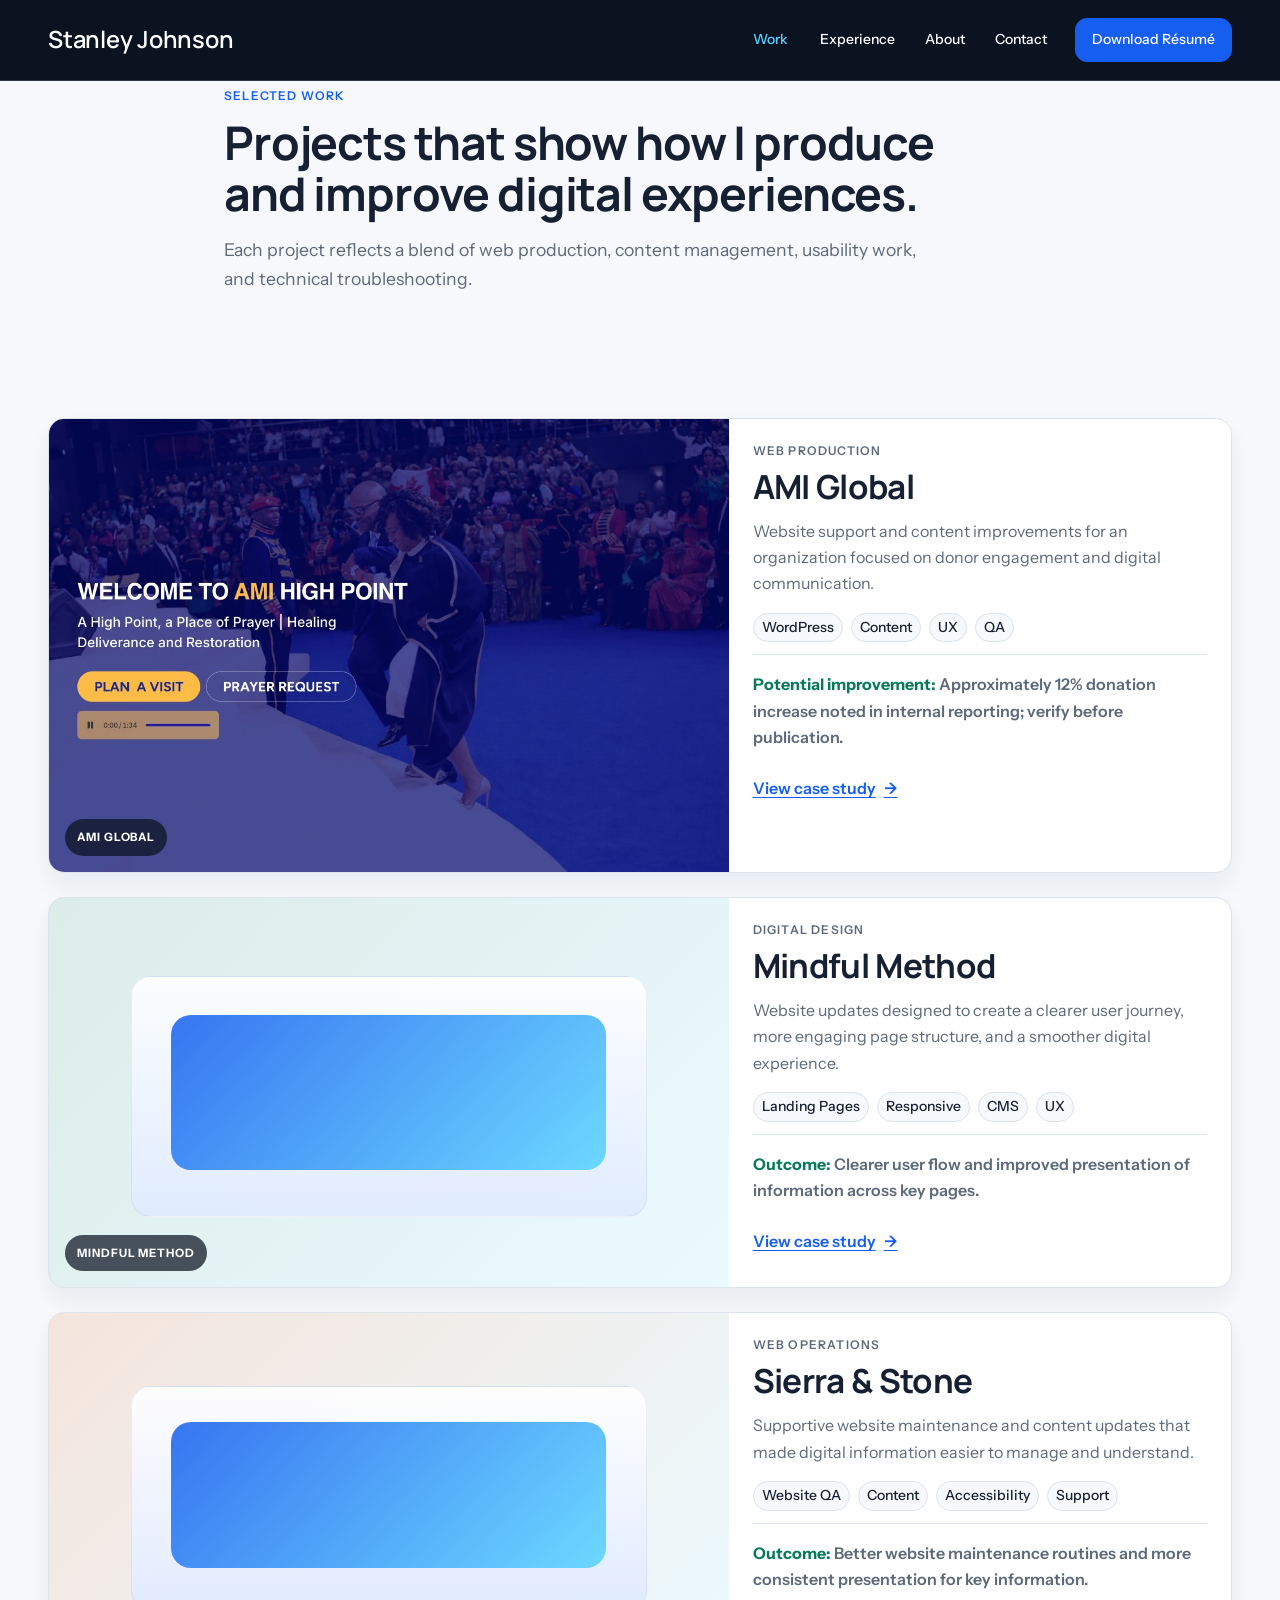
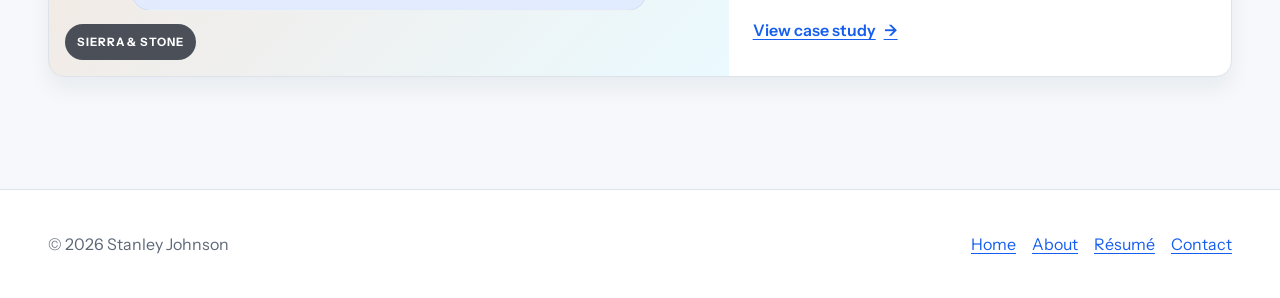
<file: work/index.html>
<!DOCTYPE html>
<html lang="en">
  <head>
    <meta charset="UTF-8" />
    <meta name="viewport" content="width=device-width, initial-scale=1.0" />
    <title>Selected Work | Stanley Johnson</title>
    <meta name="description" content="Selected work showing Stanley Johnson’s web production, CMS management, UX design, and digital experience work." />
    <link rel="canonical" href="https://example.com/work/" />
    <link rel="stylesheet" href="../assets/css/tokens.css" />
    <link rel="stylesheet" href="../assets/css/base.css" />
    <link rel="stylesheet" href="../assets/css/layout.css" />
    <link rel="stylesheet" href="../assets/css/components.css" />
    <link rel="stylesheet" href="../assets/css/pages.css" />
    <script src="../assets/js/main.js" defer></script>
  </head>
  <body>
    <a class="skip-link" href="#main-content">Skip to content</a>

    <header class="site-header" aria-label="Site header">
      <div class="container site-header__inner">
        <a class="site-brand" href="../index.html" aria-label="Stanley Johnson home page">Stanley Johnson</a>
        <nav class="nav desktop-nav" aria-label="Main navigation">
          <ul class="nav__list">
            <li><a class="nav__link" href="index.html" aria-current="page">Work</a></li>
            <li><a class="nav__link" href="../index.html#experience">Experience</a></li>
            <li><a class="nav__link" href="../about/index.html">About</a></li>
            <li><a class="nav__link" href="../contact/index.html">Contact</a></li>
          </ul>
          <div class="nav-actions">
            <a class="header-cta" href="../assets/documents/stanley-johnson-resume.pdf" download>Download Résumé</a>
          </div>
        </nav>

        <nav class="mobile-nav" aria-label="Mobile navigation">
          <button class="mobile-nav__toggle" type="button" aria-expanded="false" aria-controls="mobile-navigation-menu" aria-label="Open navigation menu">
            <svg viewBox="0 0 24 24" aria-hidden="true"><path d="M4 7h16M4 12h16M4 17h16" stroke="currentColor" stroke-width="1.8" stroke-linecap="round" fill="none" /></svg>
            <span>Menu</span>
          </button>
          <div class="mobile-nav__menu" id="mobile-navigation-menu" hidden>
            <a href="index.html" aria-current="page">Work</a>
            <a href="../index.html#experience">Experience</a>
            <a href="../about/index.html">About</a>
            <a href="../contact/index.html">Contact</a>
            <a class="button button-primary" href="../assets/documents/stanley-johnson-resume.pdf" download>Download Résumé</a>
          </div>
        </nav>
      </div>
    </header>

    <main id="main-content" class="site-main">
      <section class="section page-intro">
        <div class="container page-intro__inner">
          <p class="page-intro__eyebrow">Selected work</p>
          <h1>Projects that show how I produce and improve digital experiences.</h1>
          <p>Each project reflects a blend of web production, content management, usability work, and technical troubleshooting.</p>
        </div>
      </section>

      <section class="section section--tight" aria-labelledby="work-overview">
        <div class="container project-list">
          <article class="featured-project" aria-labelledby="ami-overview">
            <div class="project-visual project-visual--ami project-visual--image">
              <img src="../assets/images/ami-responsive-desktop.jpg" alt="AMI Global website shown on a desktop screen" width="1200" height="800" loading="lazy" decoding="async" />
              <span class="project-visual__label">AMI Global</span>
            </div>
            <div class="project-content">
              <span class="project-content__meta">Web production</span>
              <h2 id="ami-overview">AMI Global</h2>
              <p>Website support and content improvements for an organization focused on donor engagement and digital communication.</p>
              <div class="project-tags">
                <span>WordPress</span>
                <span>Content</span>
                <span>UX</span>
                <span>QA</span>
              </div>
              <p class="project-result"><strong>Potential improvement:</strong> Approximately 12% donation increase noted in internal reporting; verify before publication.</p>
              <a class="project-link" href="ami-global/index.html">View case study</a>
            </div>
          </article>

          <article class="featured-project" aria-labelledby="mindful-overview">
            <div class="project-visual project-visual--mindful" role="img" aria-label="Mindful Method project placeholder">
              <span class="project-visual__label">Mindful Method</span>
            </div>
            <div class="project-content">
              <span class="project-content__meta">Digital design</span>
              <h2 id="mindful-overview">Mindful Method</h2>
              <p>Website updates designed to create a clearer user journey, more engaging page structure, and a smoother digital experience.</p>
              <div class="project-tags">
                <span>Landing Pages</span>
                <span>Responsive</span>
                <span>CMS</span>
                <span>UX</span>
              </div>
              <p class="project-result"><strong>Outcome:</strong> Clearer user flow and improved presentation of information across key pages.</p>
              <a class="project-link" href="mindful-method/index.html">View case study</a>
            </div>
          </article>

          <article class="featured-project" aria-labelledby="stone-overview">
            <div class="project-visual project-visual--stone" role="img" aria-label="Sierra and Stone project placeholder">
              <span class="project-visual__label">Sierra &amp; Stone</span>
            </div>
            <div class="project-content">
              <span class="project-content__meta">Web operations</span>
              <h2 id="stone-overview">Sierra &amp; Stone</h2>
              <p>Supportive website maintenance and content updates that made digital information easier to manage and understand.</p>
              <div class="project-tags">
                <span>Website QA</span>
                <span>Content</span>
                <span>Accessibility</span>
                <span>Support</span>
              </div>
              <p class="project-result"><strong>Outcome:</strong> Better website maintenance routines and more consistent presentation for key information.</p>
              <a class="project-link" href="sierra-and-stone/index.html">View case study</a>
            </div>
          </article>
        </div>
      </section>
    </main>

    <footer class="site-footer">
      <div class="container site-footer__inner">
        <p>© 2026 Stanley Johnson</p>
        <nav aria-label="Footer navigation">
          <a href="../index.html">Home</a>
          <a href="../about/index.html">About</a>
          <a href="../resume/index.html">Résumé</a>
          <a href="../contact/index.html">Contact</a>
        </nav>
      </div>
    </footer>
  </body>
</html>
</file>
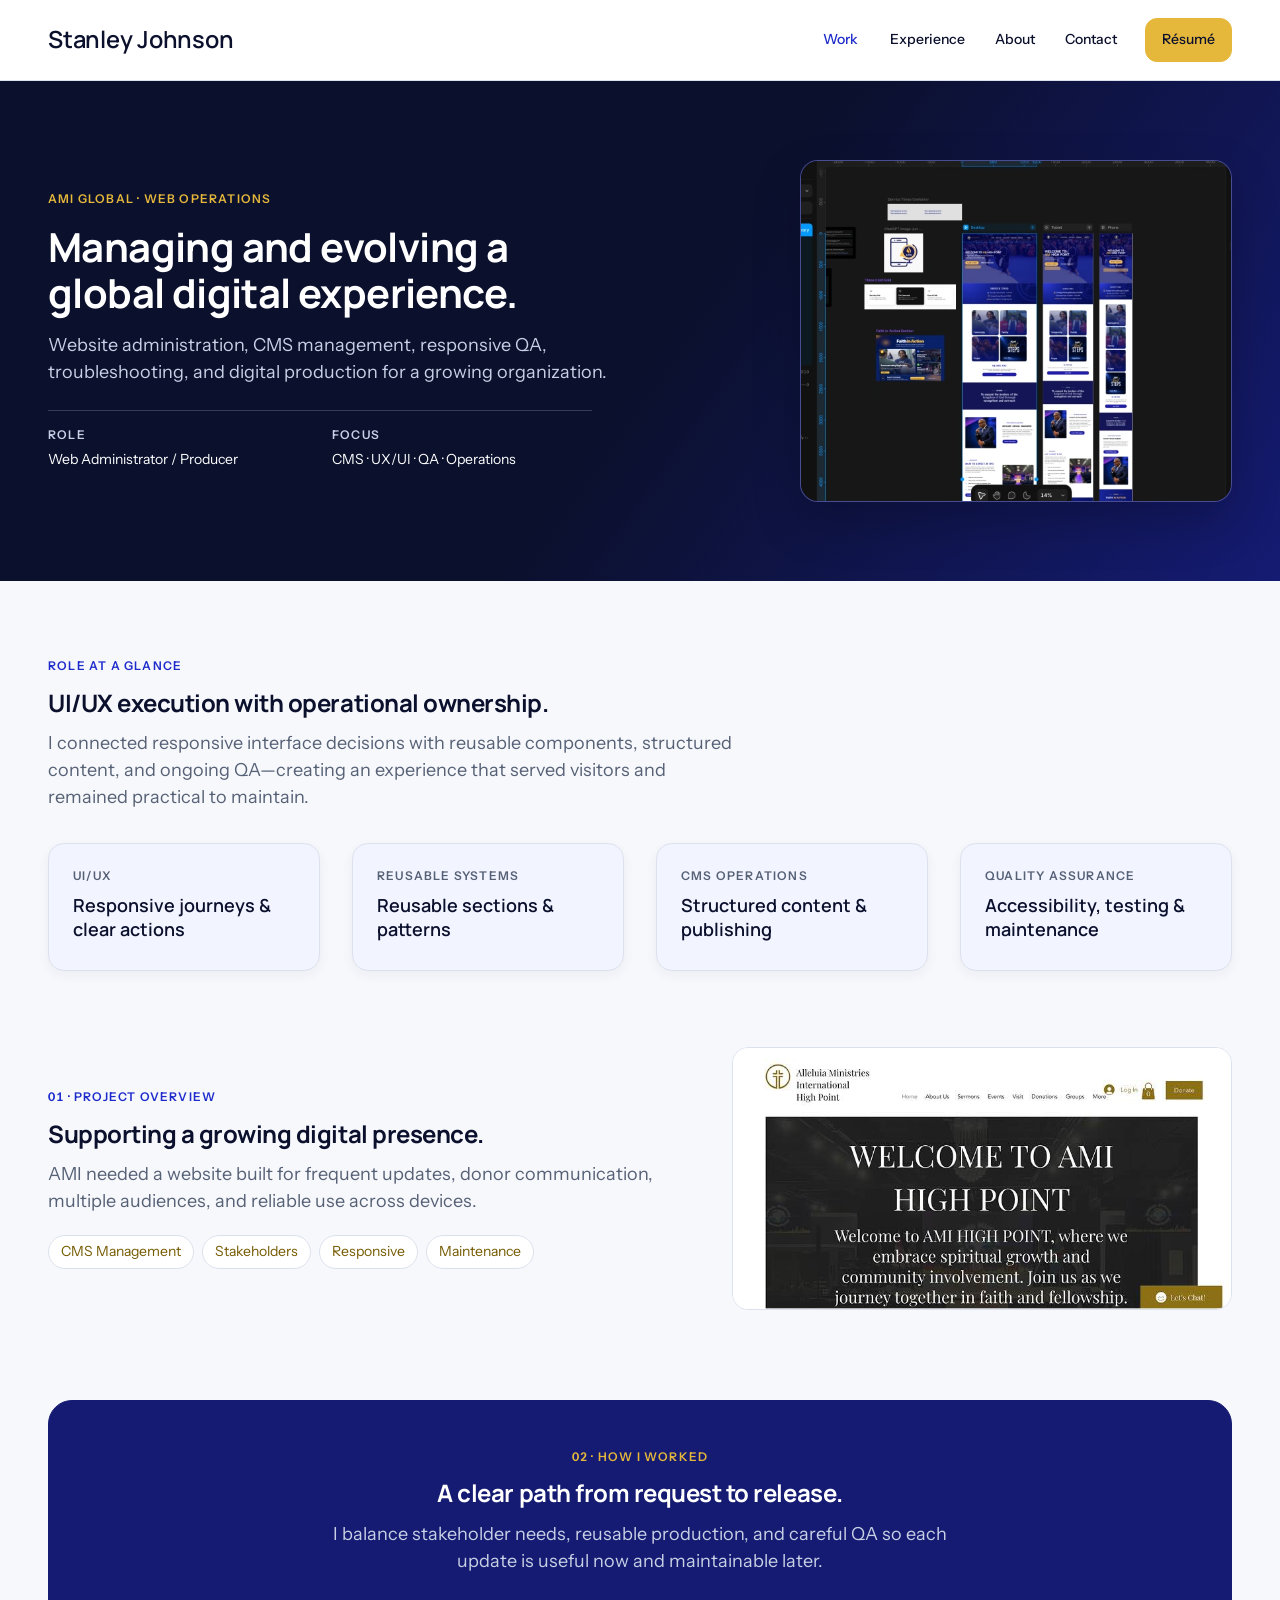
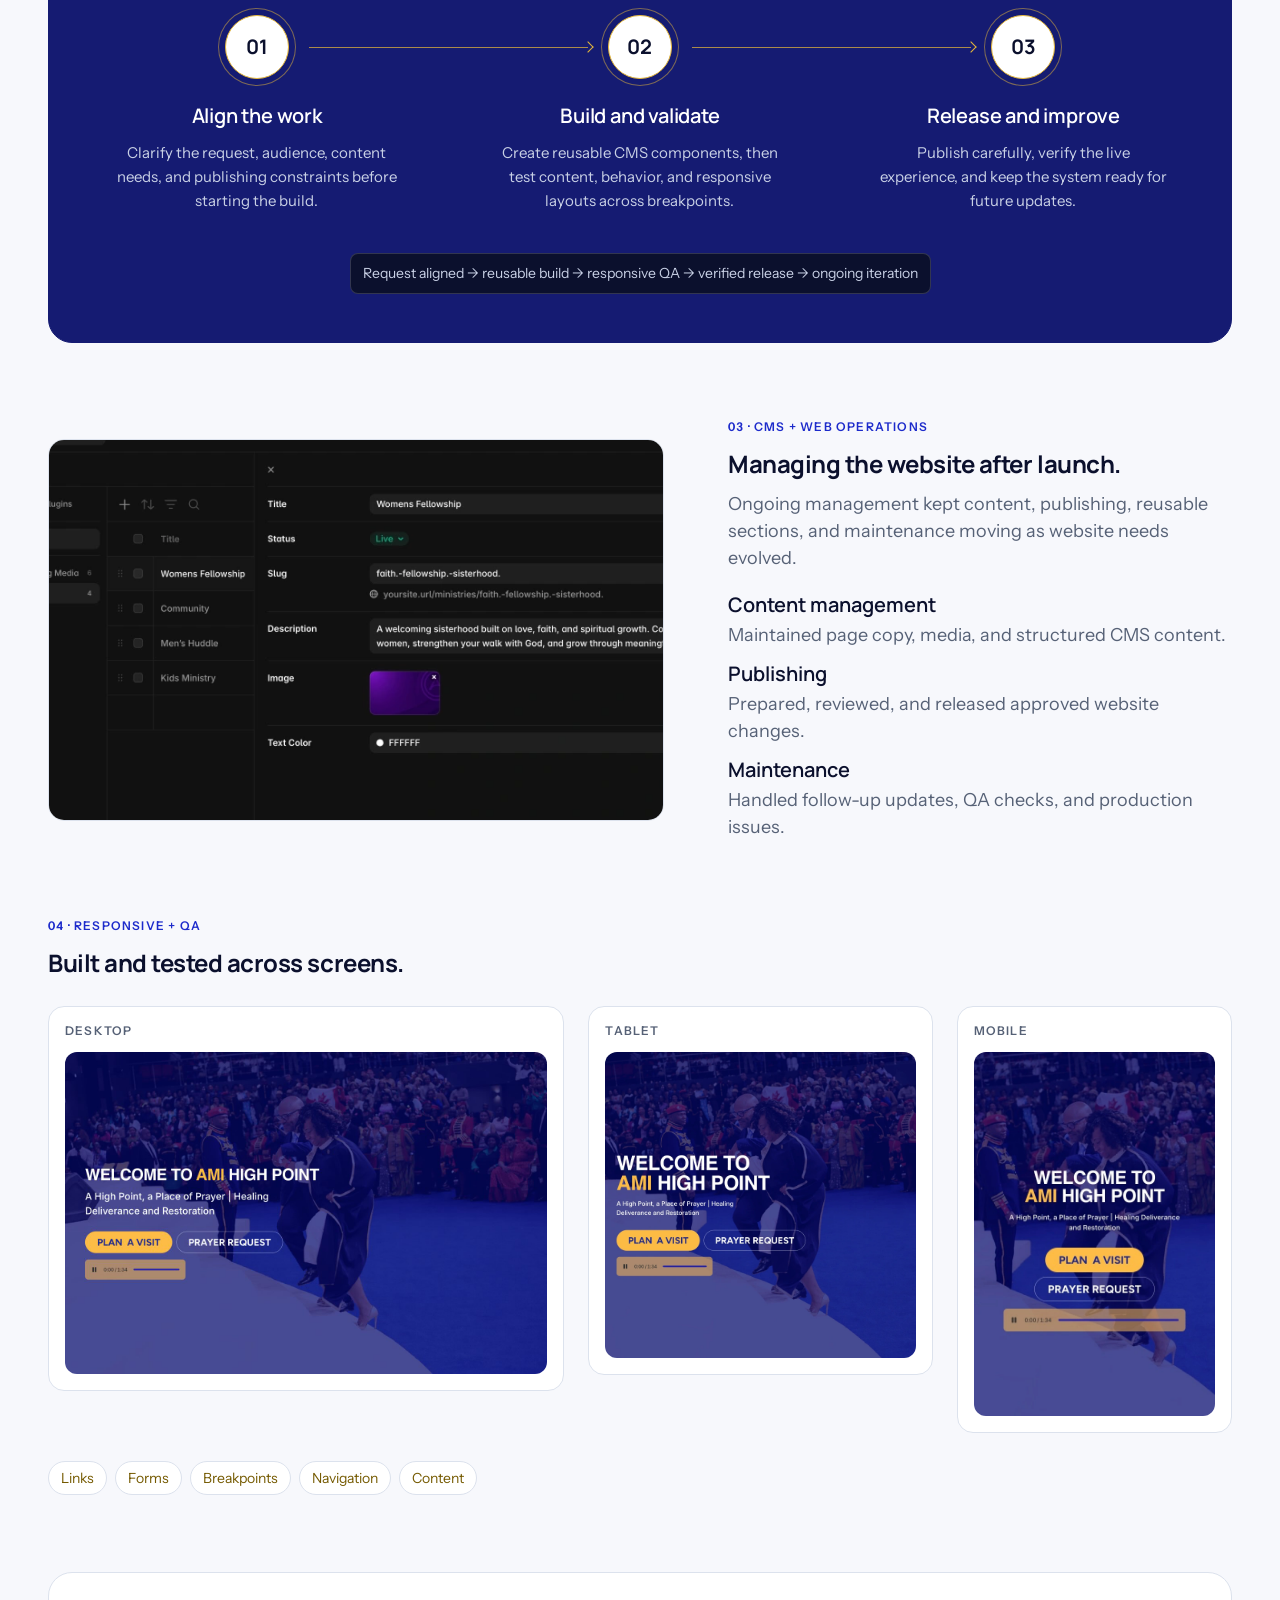
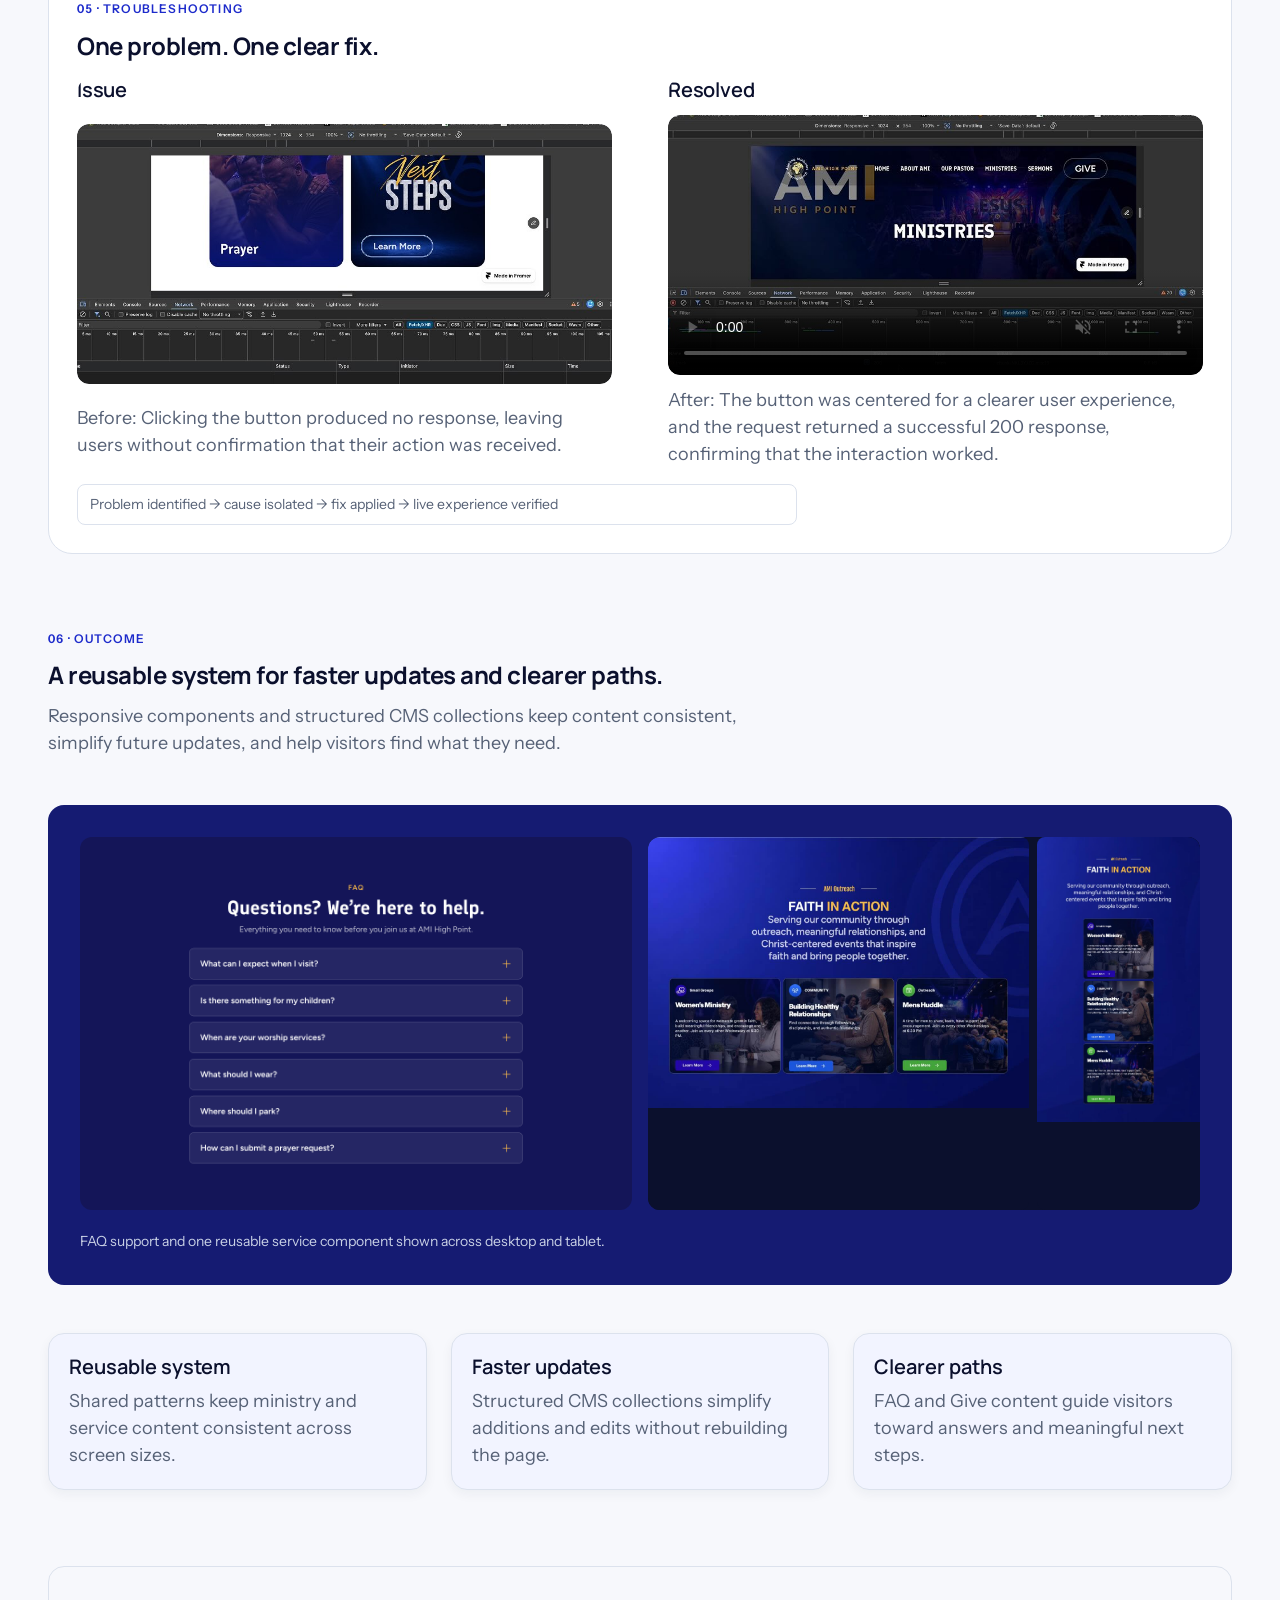
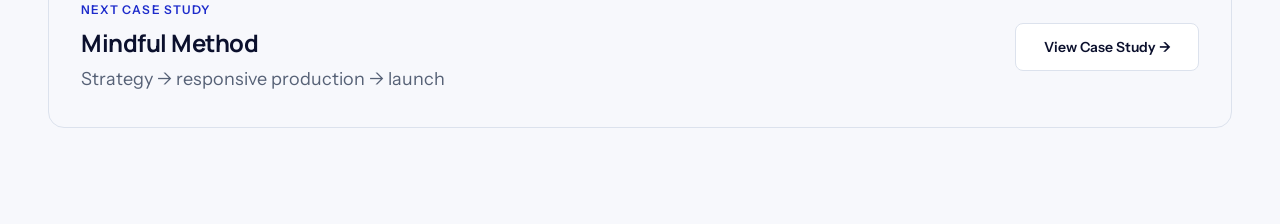
<file: work/ami-global/index.html>
<!DOCTYPE html>
<html lang="en">
  <head>
    <meta charset="UTF-8" />
    <meta name="viewport" content="width=device-width, initial-scale=1.0" />
    <title>AMI Global Case Study | Stanley Johnson</title>
    <meta name="description" content="Case study for AMI Global website work by Stanley Johnson, featuring CMS updates, UX improvements, and digital production support." />
    <link rel="canonical" href="https://example.com/work/ami-global/" />
    <link rel="stylesheet" href="../../assets/css/tokens.css" />
    <link rel="stylesheet" href="../../assets/css/base.css" />
    <link rel="stylesheet" href="../../assets/css/layout.css" />
    <link rel="stylesheet" href="../../assets/css/components.css" />
    <link rel="stylesheet" href="../../assets/css/pages.css" />
    <script src="../../assets/js/main.js" defer></script>
  </head>
  <body class="ami-page">
    <a class="skip-link" href="#main-content">Skip to content</a>

    <header class="site-header" aria-label="Site header">
      <div class="container site-header__inner">
        <a class="site-brand" href="../../index.html" aria-label="Stanley Johnson home page">Stanley Johnson</a>
        <nav class="nav desktop-nav" aria-label="Main navigation">
          <ul class="nav__list">
            <li><a class="nav__link" href="../index.html" aria-current="page">Work</a></li>
            <li><a class="nav__link" href="../../index.html#experience">Experience</a></li>
            <li><a class="nav__link" href="../../about/index.html">About</a></li>
            <li><a class="nav__link" href="../../contact/index.html">Contact</a></li>
          </ul>
          <div class="nav-actions">
            <a class="header-cta" href="../../assets/documents/stanley-johnson-resume.pdf" download>Résumé</a>
          </div>
        </nav>

        <nav class="mobile-nav" aria-label="Mobile navigation">
          <button class="mobile-nav__toggle" type="button" aria-expanded="false" aria-controls="mobile-navigation-menu" aria-label="Open navigation menu">
            <svg viewBox="0 0 24 24" aria-hidden="true"><path d="M4 7h16M4 12h16M4 17h16" stroke="currentColor" stroke-width="1.8" stroke-linecap="round" fill="none" /></svg>
            <span>Menu</span>
          </button>
          <div class="mobile-nav__menu" id="mobile-navigation-menu" hidden>
            <a href="../index.html" aria-current="page">Work</a>
            <a href="../../index.html#experience">Experience</a>
            <a href="../../about/index.html">About</a>
            <a href="../../contact/index.html">Contact</a>
            <a class="button button-primary" href="../../assets/documents/stanley-johnson-resume.pdf" download>Résumé</a>
          </div>
        </nav>
      </div>
    </header>

    <main id="main-content" class="site-main ami-case-study">
      <div class="container ami-case-study__shell">
        <section class="ami-case-study__hero ami-case-study__hero-layout" aria-labelledby="ami-title">
          <div class="ami-case-study__hero-copy">
            <p class="section-heading__eyebrow">AMI Global · Web Operations</p>
            <h1 id="ami-title">Managing and evolving a global digital experience.</h1>
            <p>Website administration, CMS management, responsive QA, troubleshooting, and digital production for a growing organization.</p>
            <dl class="ami-case-study__facts">
              <div><dt>Role</dt><dd>Web Administrator / Producer</dd></div>
              <div><dt>Focus</dt><dd>CMS · UX/UI · QA · Operations</dd></div>
            </dl>
          </div>

          <figure class="ami-case-study__hero-media">
            <img src="../../assets/images/ami-case-study-hero.webp" alt="CMS workspace showing AMI Global desktop, tablet, and mobile page layouts" width="872" height="497" decoding="async" fetchpriority="high" />
          </figure>
        </section>

        <section class="ami-case-study__section ami-case-study__snapshot-section" aria-labelledby="snapshot-title">
          <div class="section-heading">
            <p class="section-heading__eyebrow">Role at a glance</p>
            <h2 id="snapshot-title">UI/UX execution with operational ownership.</h2>
            <p>I connected responsive interface decisions with reusable components, structured content, and ongoing QA—creating an experience that served visitors and remained practical to maintain.</p>
          </div>
          <dl class="ami-case-study__snapshot">
            <div class="ami-case-study__snapshot-item"><dt>UI/UX</dt><dd>Responsive journeys &amp; clear actions</dd></div>
            <div class="ami-case-study__snapshot-item"><dt>Reusable systems</dt><dd>Reusable sections &amp; patterns</dd></div>
            <div class="ami-case-study__snapshot-item"><dt>CMS operations</dt><dd>Structured content &amp; publishing</dd></div>
            <div class="ami-case-study__snapshot-item"><dt>Quality assurance</dt><dd>Accessibility, testing &amp; maintenance</dd></div>
          </dl>
        </section>

        <section class="ami-case-study__section ami-case-study__overview ami-case-study__proof-layout" aria-labelledby="overview-title">
          <div>
            <div class="section-heading">
              <p class="section-heading__eyebrow">01 · Project overview</p>
              <h2 id="overview-title">Supporting a growing digital presence.</h2>
              <p>AMI needed a website built for frequent updates, donor communication, multiple audiences, and reliable use across devices.</p>
            </div>
            <ul class="tag-list" aria-label="AMI Global project scope">
              <li class="skill-tag">CMS Management</li><li class="skill-tag">Stakeholders</li><li class="skill-tag">Responsive</li><li class="skill-tag">Maintenance</li>
            </ul>
          </div>
          <figure class="ami-case-study__figure">
            <img src="../../assets/images/ami-before.jpg" alt="Earlier AMI Global website homepage for the High Point ministry" width="753" height="395" loading="lazy" decoding="async">
          </figure>
          <!-- CONTENT NEEDED: Replace the image block with an approved old-site or representative-page asset. -->
        </section>

        <section class="ami-case-study__section ami-case-study__workflow-section" aria-labelledby="process-title">
          <div class="section-heading">
            <p class="section-heading__eyebrow">02 · How I worked</p>
            <h2 id="process-title">A clear path from request to release.</h2>
            <p>I balance stakeholder needs, reusable production, and careful QA so each update is useful now and maintainable later.</p>
          </div>
          <ol class="ami-case-study__workflow">
            <li>
              <span aria-hidden="true">01</span>
              <div>
                <h3>Align the work</h3>
                <p>Clarify the request, audience, content needs, and publishing constraints before starting the build.</p>
              </div>
            </li>
            <li>
              <span aria-hidden="true">02</span>
              <div>
                <h3>Build and validate</h3>
                <p>Create reusable CMS components, then test content, behavior, and responsive layouts across breakpoints.</p>
              </div>
            </li>
            <li>
              <span aria-hidden="true">03</span>
              <div>
                <h3>Release and improve</h3>
                <p>Publish carefully, verify the live experience, and keep the system ready for future updates.</p>
              </div>
            </li>
          </ol>
          <p class="ami-case-study__artifact">Request aligned → reusable build → responsive QA → verified release → ongoing iteration</p>
          <!-- CONTENT NEEDED: Add an approved request or project-tracking artifact. -->
        </section>

        <section class="ami-case-study__section ami-case-study__operations ami-case-study__proof-layout" aria-labelledby="operations-title">
          <figure class="ami-case-study__figure ami-case-study__cms-media">
            <img src="../../assets/images/ami-cms-editor.webp" alt="AMI Global CMS showing ministry content fields and publishing controls" width="897" height="420" loading="lazy" decoding="async" />
          </figure>
          <div class="ami-case-study__operations-copy">
            <div class="section-heading">
              <p class="section-heading__eyebrow">03 · CMS + web operations</p>
              <h2 id="operations-title">Managing the website after launch.</h2>
              <p>Ongoing management kept content, publishing, reusable sections, and maintenance moving as website needs evolved.</p>
            </div>
            <dl class="ami-case-study__detail-list">
              <div><dt>Content management</dt><dd>Maintained page copy, media, and structured CMS content.</dd></div>
              <div><dt>Publishing</dt><dd>Prepared, reviewed, and released approved website changes.</dd></div>
              <div><dt>Maintenance</dt><dd>Handled follow-up updates, QA checks, and production issues.</dd></div>
            </dl>
          </div>
        </section>

        <section class="ami-case-study__section ami-case-study__responsive" aria-labelledby="responsive-title">
          <div class="section-heading">
            <p class="section-heading__eyebrow">04 · Responsive + QA</p>
            <h2 id="responsive-title">Built and tested across screens.</h2>
          </div>
          <div class="ami-case-study__devices" aria-label="AMI Global responsive website views">
            <div class="ami-case-study__device ami-case-study__device--desktop">
             <strong>Desktop</strong>
              <img src="../../assets/images/ami-responsive-desktop.jpg" alt="AMI Global website displayed on desktop" width="1200" height="800" loading="lazy" decoding="async"></div>
            <div class="ami-case-study__device ami-case-study__device--tablet">
              <strong>Tablet</strong>
              <img src="../../assets/images/ami-responsive-tablet.webp" alt="AMI Global website displayed on a tablet" width="810" height="800" loading="lazy" decoding="async">
            </div>
            <div class="ami-case-study__device ami-case-study__device--mobile">
              <strong>Mobile</strong>
              <img src="../../assets/images/ami-responsive-mobile.webp" alt="AMI Global website displayed on a mobile phone" width="530" height="800" loading="lazy" decoding="async">
            </div>
          </div>
          <ul class="tag-list" aria-label="Website QA focus">
            <li class="skill-tag">Links</li><li class="skill-tag">Forms</li><li class="skill-tag">Breakpoints</li><li class="skill-tag">Navigation</li><li class="skill-tag">Content</li>
          </ul>
          <!-- CONTENT NEEDED: Replace device placeholders with approved responsive screenshots. -->
        </section>

        <section class="ami-case-study__section ami-case-study__troubleshooting-section" aria-labelledby="troubleshooting-title">
          <div class="section-heading">
            <p class="section-heading__eyebrow">05 · Troubleshooting</p>
            <h2 id="troubleshooting-title">One problem. One clear fix.</h2>
          </div>
          <div class="ami-case-study__troubleshooting">
            <article class="card"><h3>Issue</h3><div aria-hidden="true">
              <img src="../../assets/images/button-fix-before.jpg" alt="" width="952" height="465" loading="lazy" decoding="async">
            </div>
              <p>Before: Clicking the button produced no response, leaving users without confirmation that their action was received.</p>
           </article>
            <article class="card"><h3>Resolved</h3><div>
              <video
                controls
                muted
                playsinline
                preload="metadata"
                poster="../../assets/images/button-fix-thumbnail.jpg"
                aria-label="Resolved button behavior demonstration"
              >
                <source src="../../assets/images/button-fix.mp4" type="video/mp4">
                Your browser does not support HTML video.
              </video>
              
            </div><p>After: The button was centered for a clearer user experience, and the request returned a successful 200 response, confirming that the interaction worked.</p></article>
          </div>
          <p class="ami-case-study__artifact">Problem identified → cause isolated → fix applied → live experience verified</p>
          <!-- CONTENT NEEDED: Confirm one real issue, investigation, fix, and verification sequence. -->
        </section>

        <section class="ami-case-study__section ami-case-study__outcome" aria-labelledby="outcome-title">
          <div class="section-heading">
            <p class="section-heading__eyebrow">06 · Outcome</p>
            <h2 id="outcome-title">A reusable system for faster updates and clearer paths.</h2>
            <p>Responsive components and structured CMS collections keep content consistent, simplify future updates, and help visitors find what they need.</p>
          </div>
          <div class="ami-case-study__outcome-visual" aria-label="AMI Global FAQ and reusable services component shown across desktop and tablet">
            <img src="../../assets/images/ami-faq.png" alt="AMI Global FAQ section answering common questions for new visitors" width="1200" height="804" loading="lazy" decoding="async">
            <div class="ami-case-study__outcome-comparison" role="group" aria-label="Reusable services component at desktop and tablet sizes">
              <img src="../../assets/images/ami-services-desktop.jpg" alt="AMI services component with three reusable service cards in the desktop layout" width="1200" height="854" loading="lazy" decoding="async">
              <img src="../../assets/images/ami-services-tablet.jpg" alt="The same CMS-driven AMI services cards stacked in the tablet layout" width="810" height="1415" loading="lazy" decoding="async">
            </div>
            <p>FAQ support and one reusable service component shown across desktop and tablet.</p>
          </div>
          <dl class="ami-case-study__results">
            <div><dt>Reusable system</dt><dd>Shared patterns keep ministry and service content consistent across screen sizes.</dd></div>
            <div><dt>Faster updates</dt><dd>Structured CMS collections simplify additions and edits without rebuilding the page.</dd></div>
            <div><dt>Clearer paths</dt><dd>FAQ and Give content guide visitors toward answers and meaningful next steps.</dd></div>
          </dl>
          <!-- CONTENT NEEDED: Confirm each stated outcome before publication. -->
        </section>

        <section class="ami-case-study__next" aria-labelledby="next-case-title">
          <div class="ami-case-study__next-copy">
            <p class="section-heading__eyebrow">Next case study</p>
            <h2 id="next-case-title">Mindful Method</h2>
            <p>Strategy → responsive production → launch</p>
          </div>
          <a class="button button--secondary" href="../mindful-method/index.html">View Case Study →</a>
        </section>
      </div>
    </main>
  </body>
</html>
</file>
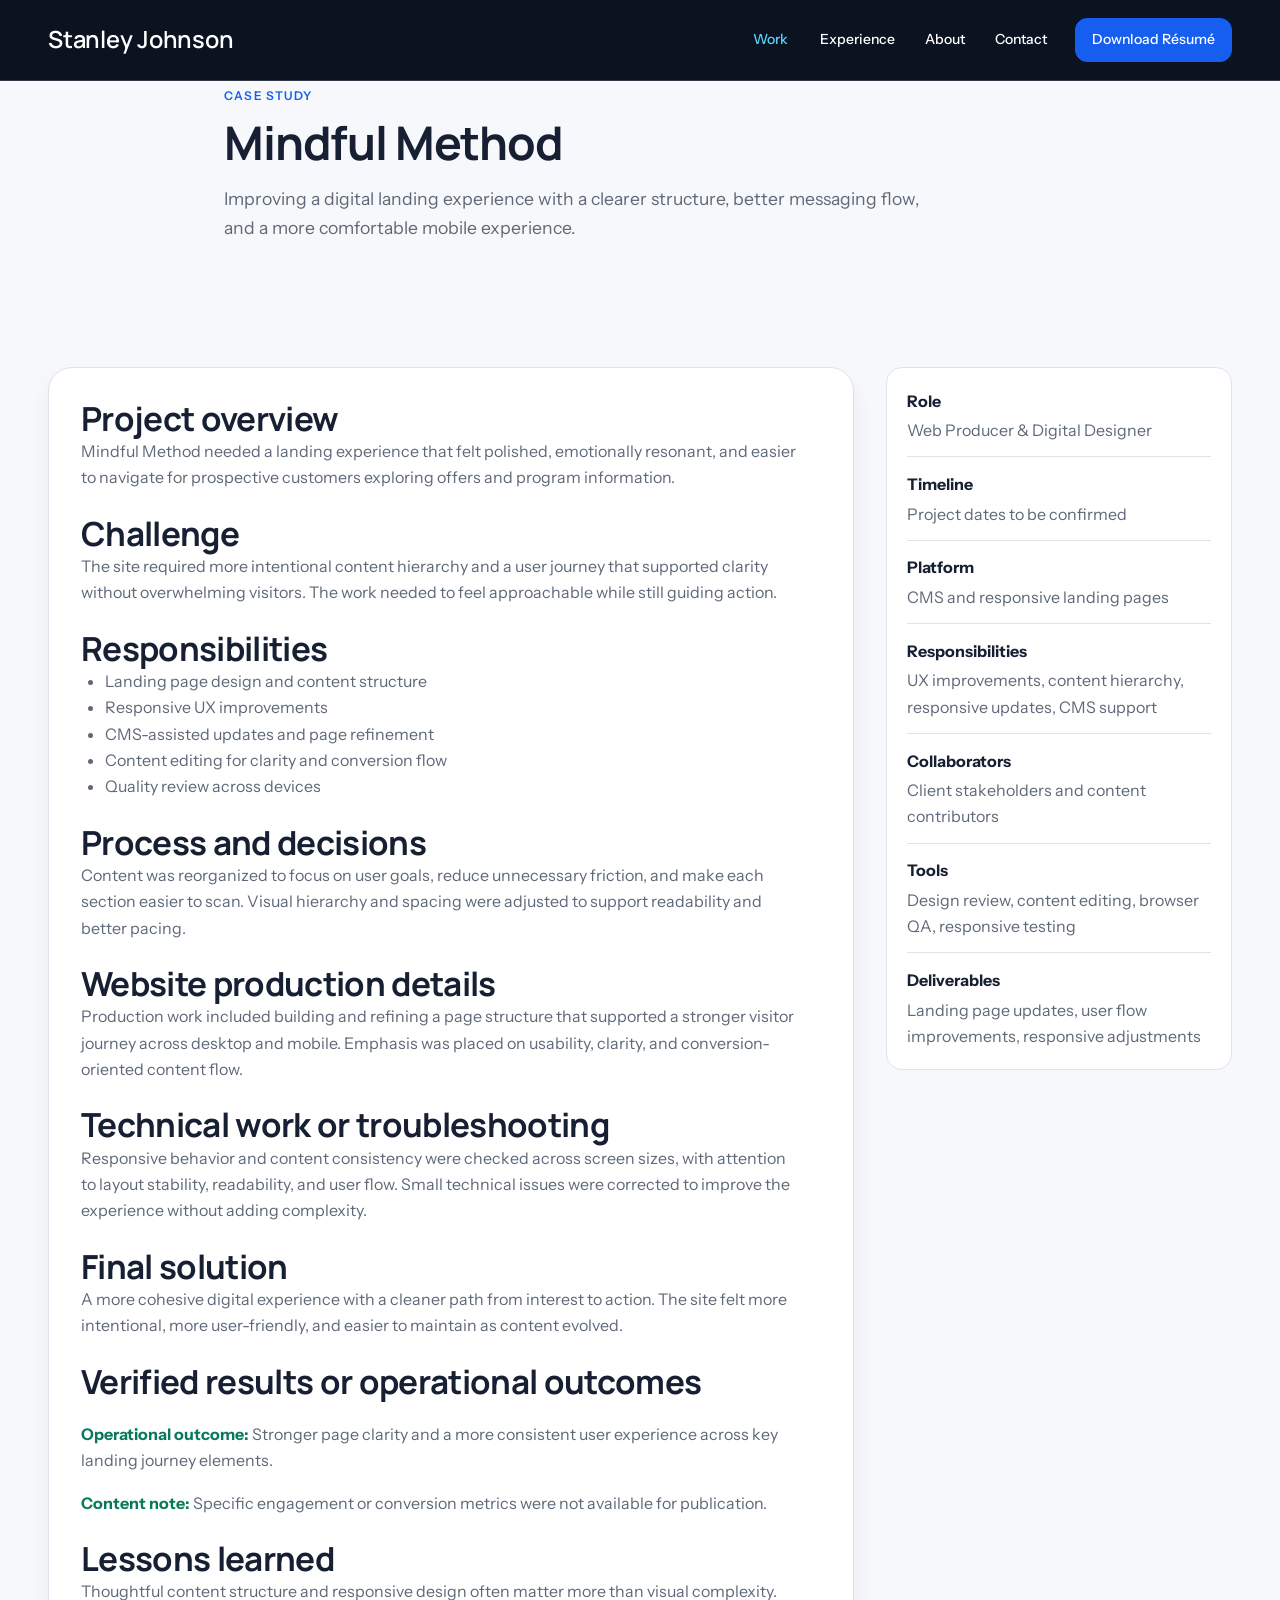
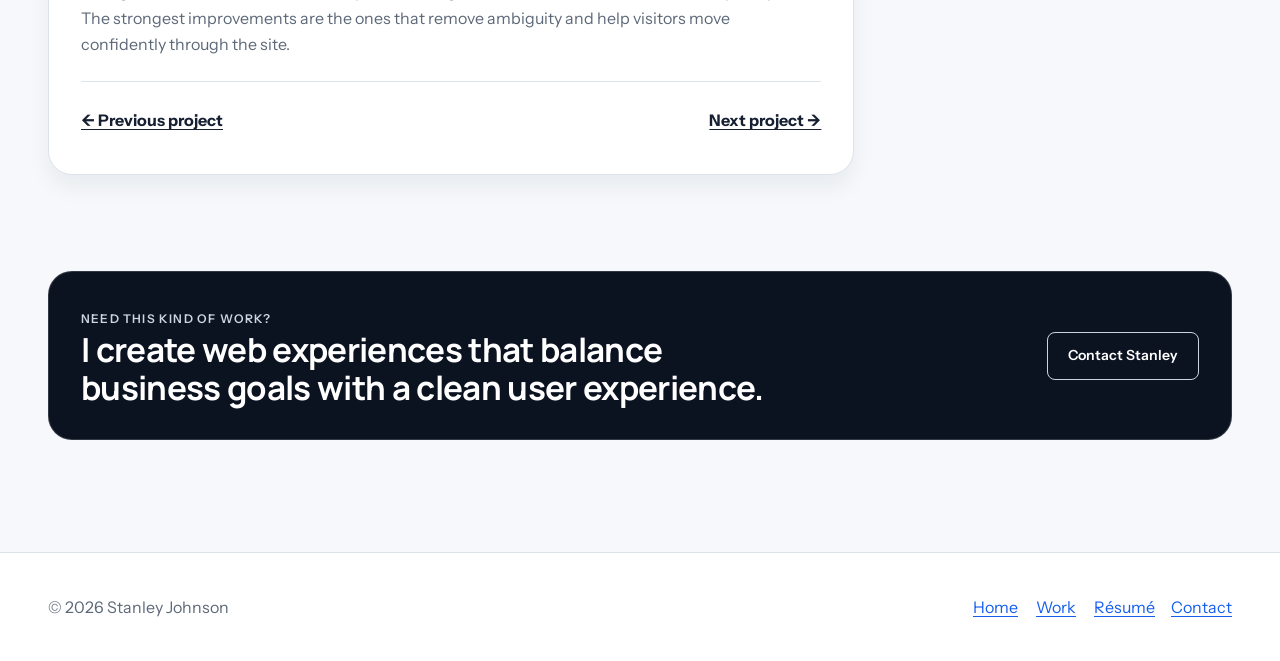
<file: work/mindful-method/index.html>
<!DOCTYPE html>
<html lang="en">
  <head>
    <meta charset="UTF-8" />
    <meta name="viewport" content="width=device-width, initial-scale=1.0" />
    <title>Mindful Method Case Study | Stanley Johnson</title>
    <meta name="description" content="Mindful Method case study highlighting Stanley Johnson’s website design, UX improvements, and digital production work." />
    <link rel="canonical" href="https://example.com/work/mindful-method/" />
    <link rel="stylesheet" href="../../assets/css/tokens.css" />
    <link rel="stylesheet" href="../../assets/css/base.css" />
    <link rel="stylesheet" href="../../assets/css/layout.css" />
    <link rel="stylesheet" href="../../assets/css/components.css" />
    <link rel="stylesheet" href="../../assets/css/pages.css" />
    <script src="../../assets/js/main.js" defer></script>
  </head>
  <body>
    <a class="skip-link" href="#main-content">Skip to content</a>

    <header class="site-header" aria-label="Site header">
      <div class="container site-header__inner">
        <a class="site-brand" href="../../index.html" aria-label="Stanley Johnson home page">Stanley Johnson</a>
        <nav class="nav desktop-nav" aria-label="Main navigation">
          <ul class="nav__list">
            <li><a class="nav__link" href="../index.html" aria-current="page">Work</a></li>
            <li><a class="nav__link" href="../../index.html#experience">Experience</a></li>
            <li><a class="nav__link" href="../../about/index.html">About</a></li>
            <li><a class="nav__link" href="../../contact/index.html">Contact</a></li>
          </ul>
          <div class="nav-actions">
            <a class="header-cta" href="../../assets/documents/stanley-johnson-resume.pdf" download>Download Résumé</a>
          </div>
        </nav>

        <nav class="mobile-nav" aria-label="Mobile navigation">
          <button class="mobile-nav__toggle" type="button" aria-expanded="false" aria-controls="mobile-navigation-menu" aria-label="Open navigation menu">
            <svg viewBox="0 0 24 24" aria-hidden="true"><path d="M4 7h16M4 12h16M4 17h16" stroke="currentColor" stroke-width="1.8" stroke-linecap="round" fill="none" /></svg>
            <span>Menu</span>
          </button>
          <div class="mobile-nav__menu" id="mobile-navigation-menu" hidden>
            <a href="../index.html" aria-current="page">Work</a>
            <a href="../../index.html#experience">Experience</a>
            <a href="../../about/index.html">About</a>
            <a href="../../contact/index.html">Contact</a>
            <a class="button button-primary" href="../../assets/documents/stanley-johnson-resume.pdf" download>Download Résumé</a>
          </div>
        </nav>
      </div>
    </header>

    <main id="main-content" class="site-main">
      <section class="section page-intro">
        <div class="container page-intro__inner">
          <p class="page-intro__eyebrow">Case study</p>
          <h1>Mindful Method</h1>
          <p>Improving a digital landing experience with a clearer structure, better messaging flow, and a more comfortable mobile experience.</p>
        </div>
      </section>

      <section class="section section--tight">
        <div class="container case-study-layout">
          <article class="case-study__content">
            <section>
              <h2>Project overview</h2>
              <p>Mindful Method needed a landing experience that felt polished, emotionally resonant, and easier to navigate for prospective customers exploring offers and program information.</p>
            </section>

            <section>
              <h2>Challenge</h2>
              <p>The site required more intentional content hierarchy and a user journey that supported clarity without overwhelming visitors. The work needed to feel approachable while still guiding action.</p>
            </section>

            <section>
              <h2>Responsibilities</h2>
              <ul>
                <li>Landing page design and content structure</li>
                <li>Responsive UX improvements</li>
                <li>CMS-assisted updates and page refinement</li>
                <li>Content editing for clarity and conversion flow</li>
                <li>Quality review across devices</li>
              </ul>
            </section>

            <section>
              <h2>Process and decisions</h2>
              <p>Content was reorganized to focus on user goals, reduce unnecessary friction, and make each section easier to scan. Visual hierarchy and spacing were adjusted to support readability and better pacing.</p>
            </section>

            <section>
              <h2>Website production details</h2>
              <p>Production work included building and refining a page structure that supported a stronger visitor journey across desktop and mobile. Emphasis was placed on usability, clarity, and conversion-oriented content flow.</p>
            </section>

            <section>
              <h2>Technical work or troubleshooting</h2>
              <p>Responsive behavior and content consistency were checked across screen sizes, with attention to layout stability, readability, and user flow. Small technical issues were corrected to improve the experience without adding complexity.</p>
            </section>

            <section>
              <h2>Final solution</h2>
              <p>A more cohesive digital experience with a cleaner path from interest to action. The site felt more intentional, more user-friendly, and easier to maintain as content evolved.</p>
            </section>

            <section>
              <h2>Verified results or operational outcomes</h2>
              <div class="case-study__results">
                <p><strong>Operational outcome:</strong> Stronger page clarity and a more consistent user experience across key landing journey elements.</p>
                <p><strong>Content note:</strong> Specific engagement or conversion metrics were not available for publication.</p>
              </div>
            </section>

            <section>
              <h2>Lessons learned</h2>
              <p>Thoughtful content structure and responsive design often matter more than visual complexity. The strongest improvements are the ones that remove ambiguity and help visitors move confidently through the site.</p>
            </section>

            <nav class="project-nav" aria-label="Project navigation">
              <a href="../ami-global/index.html">← Previous project</a>
              <a href="../sierra-and-stone/index.html">Next project →</a>
            </nav>
          </article>

          <aside class="case-meta" aria-label="Project information panel">
            <dl>
              <div>
                <dt>Role</dt>
                <dd>Web Producer &amp; Digital Designer</dd>
              </div>
              <div>
                <dt>Timeline</dt>
                <dd>Project dates to be confirmed</dd>
              </div>
              <div>
                <dt>Platform</dt>
                <dd>CMS and responsive landing pages</dd>
              </div>
              <div>
                <dt>Responsibilities</dt>
                <dd>UX improvements, content hierarchy, responsive updates, CMS support</dd>
              </div>
              <div>
                <dt>Collaborators</dt>
                <dd>Client stakeholders and content contributors</dd>
              </div>
              <div>
                <dt>Tools</dt>
                <dd>Design review, content editing, browser QA, responsive testing</dd>
              </div>
              <div>
                <dt>Deliverables</dt>
                <dd>Landing page updates, user flow improvements, responsive adjustments</dd>
              </div>
            </dl>
          </aside>
        </div>
      </section>

      <section class="section section--tight" aria-labelledby="contact-cta-title">
        <div class="container">
          <div class="contact-cta">
            <div>
              <p class="section-heading__eyebrow eyebrow--inverse">Need this kind of work?</p>
              <h2 id="contact-cta-title">I create web experiences that balance business goals with a clean user experience.</h2>
            </div>
            <div>
              <a class="button button-secondary" href="../../contact/index.html">Contact Stanley</a>
            </div>
          </div>
        </div>
      </section>
    </main>

    <footer class="site-footer">
      <div class="container site-footer__inner">
        <p>© 2026 Stanley Johnson</p>
        <nav aria-label="Footer navigation">
          <a href="../../index.html">Home</a>
          <a href="../index.html">Work</a>
          <a href="../../resume/index.html">Résumé</a>
          <a href="../../contact/index.html">Contact</a>
        </nav>
      </div>
    </footer>
  </body>
</html>
</file>
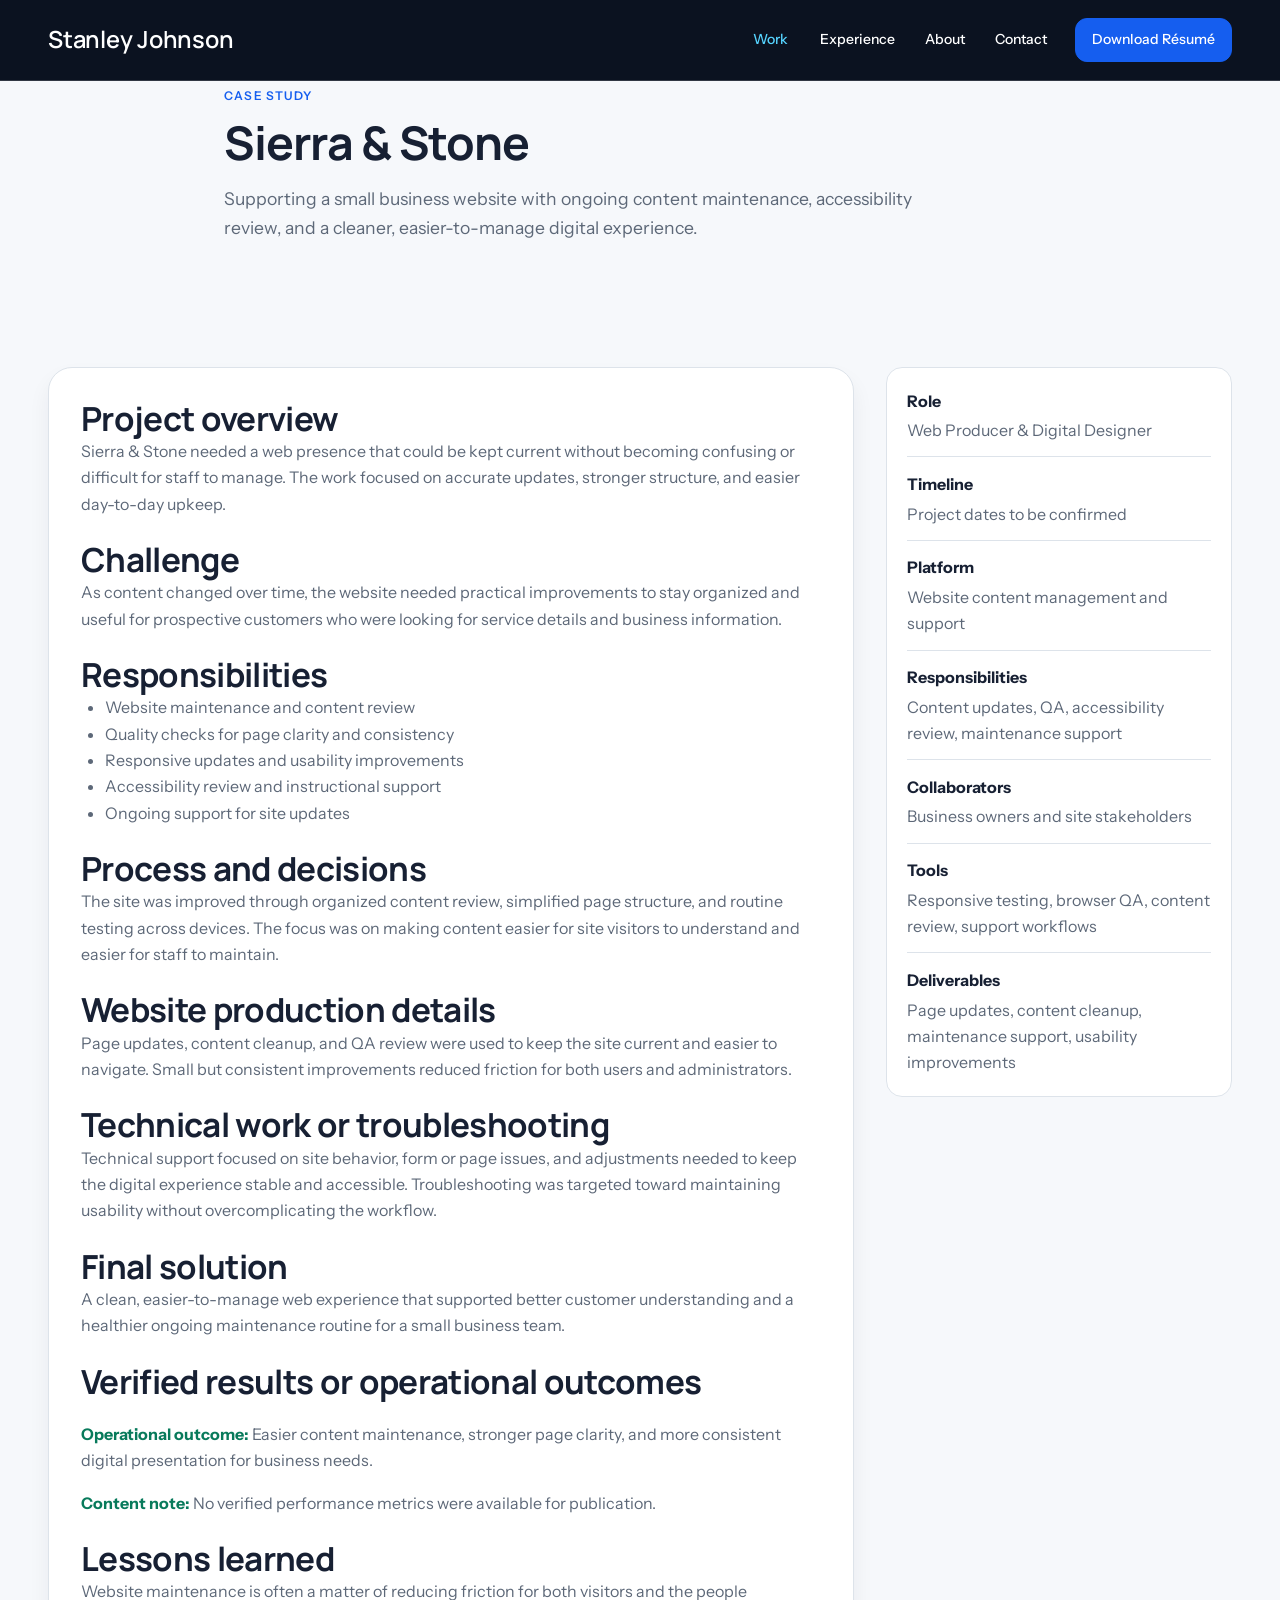
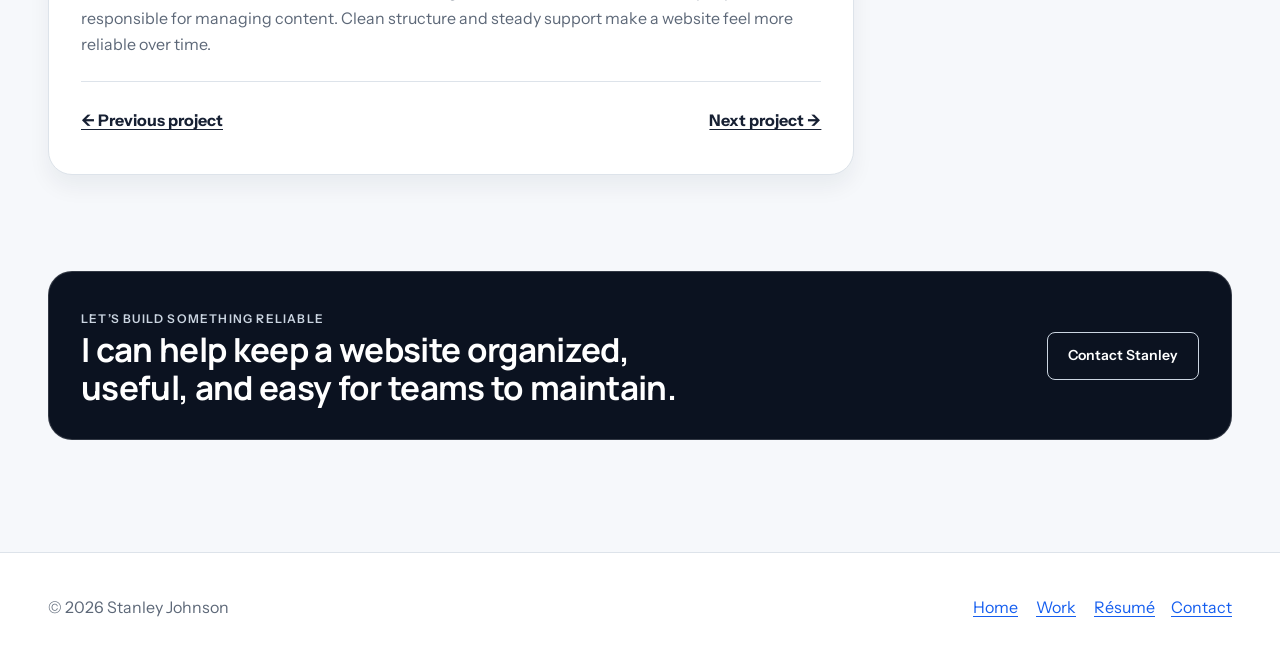
<file: work/sierra-and-stone/index.html>
<!DOCTYPE html>
<html lang="en">
  <head>
    <meta charset="UTF-8" />
    <meta name="viewport" content="width=device-width, initial-scale=1.0" />
    <title>Sierra &amp; Stone Case Study | Stanley Johnson</title>
    <meta name="description" content="Sierra &amp; Stone case study showing Stanley Johnson’s website maintenance, QC, accessibility work, and digital support for a small business site." />
    <link rel="canonical" href="https://example.com/work/sierra-and-stone/" />
    <link rel="stylesheet" href="../../assets/css/tokens.css" />
    <link rel="stylesheet" href="../../assets/css/base.css" />
    <link rel="stylesheet" href="../../assets/css/layout.css" />
    <link rel="stylesheet" href="../../assets/css/components.css" />
    <link rel="stylesheet" href="../../assets/css/pages.css" />
    <script src="../../assets/js/main.js" defer></script>
  </head>
  <body>
    <a class="skip-link" href="#main-content">Skip to content</a>

    <header class="site-header" aria-label="Site header">
      <div class="container site-header__inner">
        <a class="site-brand" href="../../index.html" aria-label="Stanley Johnson home page">Stanley Johnson</a>
        <nav class="nav desktop-nav" aria-label="Main navigation">
          <ul class="nav__list">
            <li><a class="nav__link" href="../index.html" aria-current="page">Work</a></li>
            <li><a class="nav__link" href="../../index.html#experience">Experience</a></li>
            <li><a class="nav__link" href="../../about/index.html">About</a></li>
            <li><a class="nav__link" href="../../contact/index.html">Contact</a></li>
          </ul>
          <div class="nav-actions">
            <a class="header-cta" href="../../assets/documents/stanley-johnson-resume.pdf" download>Download Résumé</a>
          </div>
        </nav>

        <nav class="mobile-nav" aria-label="Mobile navigation">
          <button class="mobile-nav__toggle" type="button" aria-expanded="false" aria-controls="mobile-navigation-menu" aria-label="Open navigation menu">
            <svg viewBox="0 0 24 24" aria-hidden="true"><path d="M4 7h16M4 12h16M4 17h16" stroke="currentColor" stroke-width="1.8" stroke-linecap="round" fill="none" /></svg>
            <span>Menu</span>
          </button>
          <div class="mobile-nav__menu" id="mobile-navigation-menu" hidden>
            <a href="../index.html" aria-current="page">Work</a>
            <a href="../../index.html#experience">Experience</a>
            <a href="../../about/index.html">About</a>
            <a href="../../contact/index.html">Contact</a>
            <a class="button button-primary" href="../../assets/documents/stanley-johnson-resume.pdf" download>Download Résumé</a>
          </div>
        </nav>
      </div>
    </header>

    <main id="main-content" class="site-main">
      <section class="section page-intro">
        <div class="container page-intro__inner">
          <p class="page-intro__eyebrow">Case study</p>
          <h1>Sierra &amp; Stone</h1>
          <p>Supporting a small business website with ongoing content maintenance, accessibility review, and a cleaner, easier-to-manage digital experience.</p>
        </div>
      </section>

      <section class="section section--tight">
        <div class="container case-study-layout">
          <article class="case-study__content">
            <section>
              <h2>Project overview</h2>
              <p>Sierra &amp; Stone needed a web presence that could be kept current without becoming confusing or difficult for staff to manage. The work focused on accurate updates, stronger structure, and easier day-to-day upkeep.</p>
            </section>

            <section>
              <h2>Challenge</h2>
              <p>As content changed over time, the website needed practical improvements to stay organized and useful for prospective customers who were looking for service details and business information.</p>
            </section>

            <section>
              <h2>Responsibilities</h2>
              <ul>
                <li>Website maintenance and content review</li>
                <li>Quality checks for page clarity and consistency</li>
                <li>Responsive updates and usability improvements</li>
                <li>Accessibility review and instructional support</li>
                <li>Ongoing support for site updates</li>
              </ul>
            </section>

            <section>
              <h2>Process and decisions</h2>
              <p>The site was improved through organized content review, simplified page structure, and routine testing across devices. The focus was on making content easier for site visitors to understand and easier for staff to maintain.</p>
            </section>

            <section>
              <h2>Website production details</h2>
              <p>Page updates, content cleanup, and QA review were used to keep the site current and easier to navigate. Small but consistent improvements reduced friction for both users and administrators.</p>
            </section>

            <section>
              <h2>Technical work or troubleshooting</h2>
              <p>Technical support focused on site behavior, form or page issues, and adjustments needed to keep the digital experience stable and accessible. Troubleshooting was targeted toward maintaining usability without overcomplicating the workflow.</p>
            </section>

            <section>
              <h2>Final solution</h2>
              <p>A clean, easier-to-manage web experience that supported better customer understanding and a healthier ongoing maintenance routine for a small business team.</p>
            </section>

            <section>
              <h2>Verified results or operational outcomes</h2>
              <div class="case-study__results">
                <p><strong>Operational outcome:</strong> Easier content maintenance, stronger page clarity, and more consistent digital presentation for business needs.</p>
                <p><strong>Content note:</strong> No verified performance metrics were available for publication.</p>
              </div>
            </section>

            <section>
              <h2>Lessons learned</h2>
              <p>Website maintenance is often a matter of reducing friction for both visitors and the people responsible for managing content. Clean structure and steady support make a website feel more reliable over time.</p>
            </section>

            <nav class="project-nav" aria-label="Project navigation">
              <a href="../mindful-method/index.html">← Previous project</a>
              <a href="../ami-global/index.html">Next project →</a>
            </nav>
          </article>

          <aside class="case-meta" aria-label="Project information panel">
            <dl>
              <div>
                <dt>Role</dt>
                <dd>Web Producer &amp; Digital Designer</dd>
              </div>
              <div>
                <dt>Timeline</dt>
                <dd>Project dates to be confirmed</dd>
              </div>
              <div>
                <dt>Platform</dt>
                <dd>Website content management and support</dd>
              </div>
              <div>
                <dt>Responsibilities</dt>
                <dd>Content updates, QA, accessibility review, maintenance support</dd>
              </div>
              <div>
                <dt>Collaborators</dt>
                <dd>Business owners and site stakeholders</dd>
              </div>
              <div>
                <dt>Tools</dt>
                <dd>Responsive testing, browser QA, content review, support workflows</dd>
              </div>
              <div>
                <dt>Deliverables</dt>
                <dd>Page updates, content cleanup, maintenance support, usability improvements</dd>
              </div>
            </dl>
          </aside>
        </div>
      </section>

      <section class="section section--tight" aria-labelledby="contact-cta-title">
        <div class="container">
          <div class="contact-cta">
            <div>
              <p class="section-heading__eyebrow eyebrow--inverse">Let’s build something reliable</p>
              <h2 id="contact-cta-title">I can help keep a website organized, useful, and easy for teams to maintain.</h2>
            </div>
            <div>
              <a class="button button-secondary" href="../../contact/index.html">Contact Stanley</a>
            </div>
          </div>
        </div>
      </section>
    </main>

    <footer class="site-footer">
      <div class="container site-footer__inner">
        <p>© 2026 Stanley Johnson</p>
        <nav aria-label="Footer navigation">
          <a href="../../index.html">Home</a>
          <a href="../index.html">Work</a>
          <a href="../../resume/index.html">Résumé</a>
          <a href="../../contact/index.html">Contact</a>
        </nav>
      </div>
    </footer>
  </body>
</html>
</file>
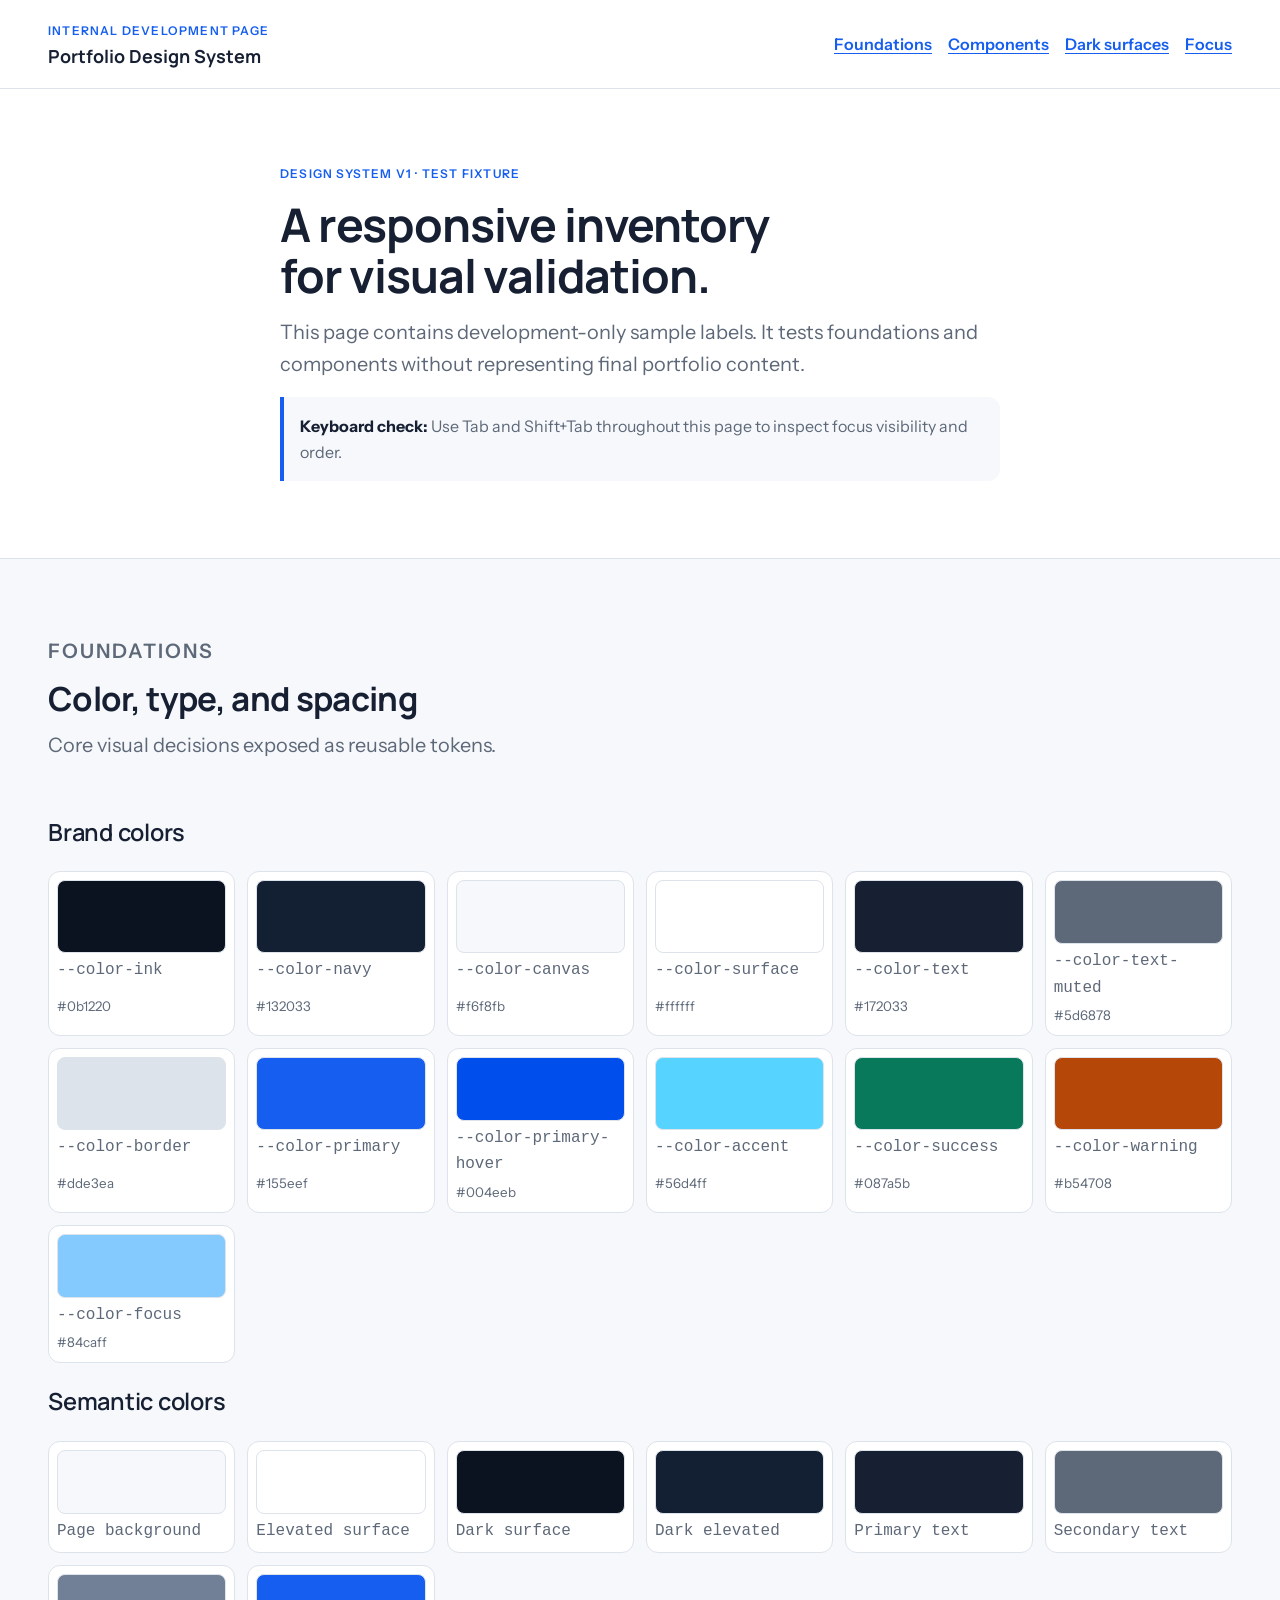
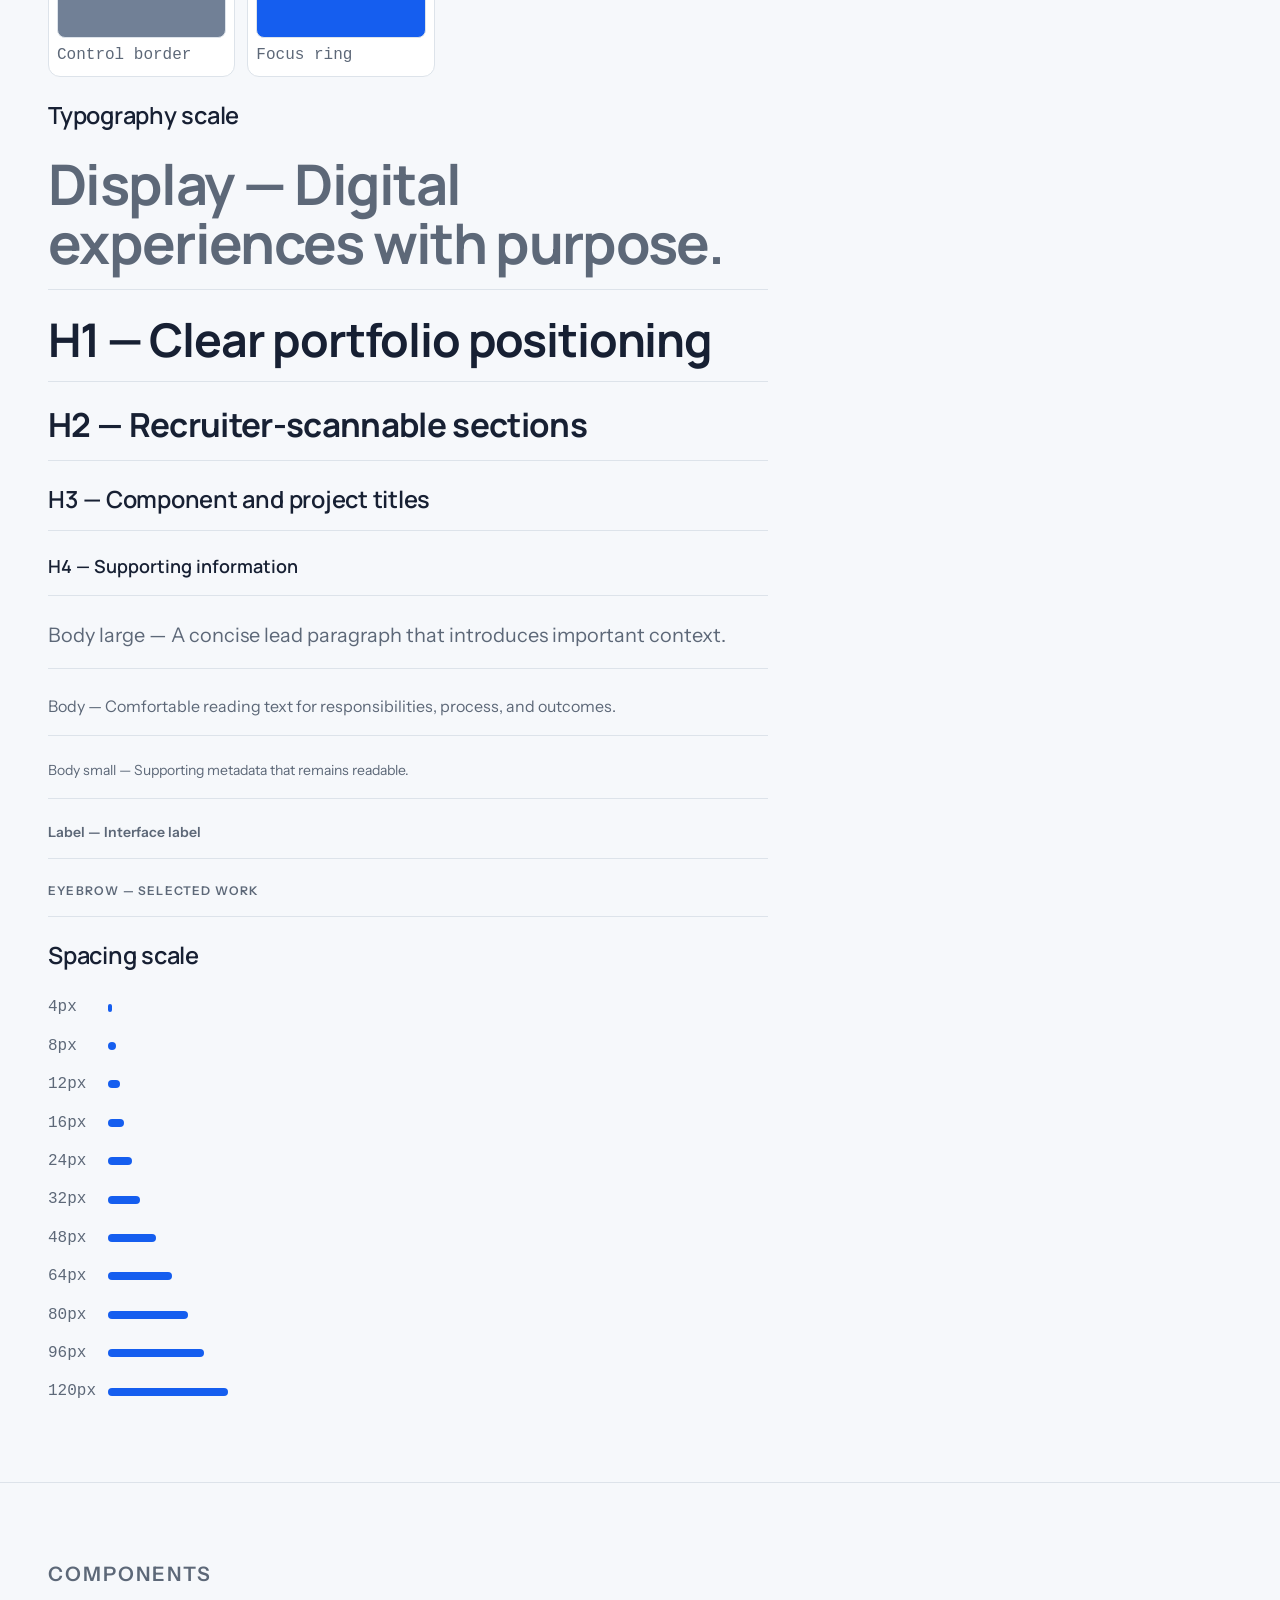
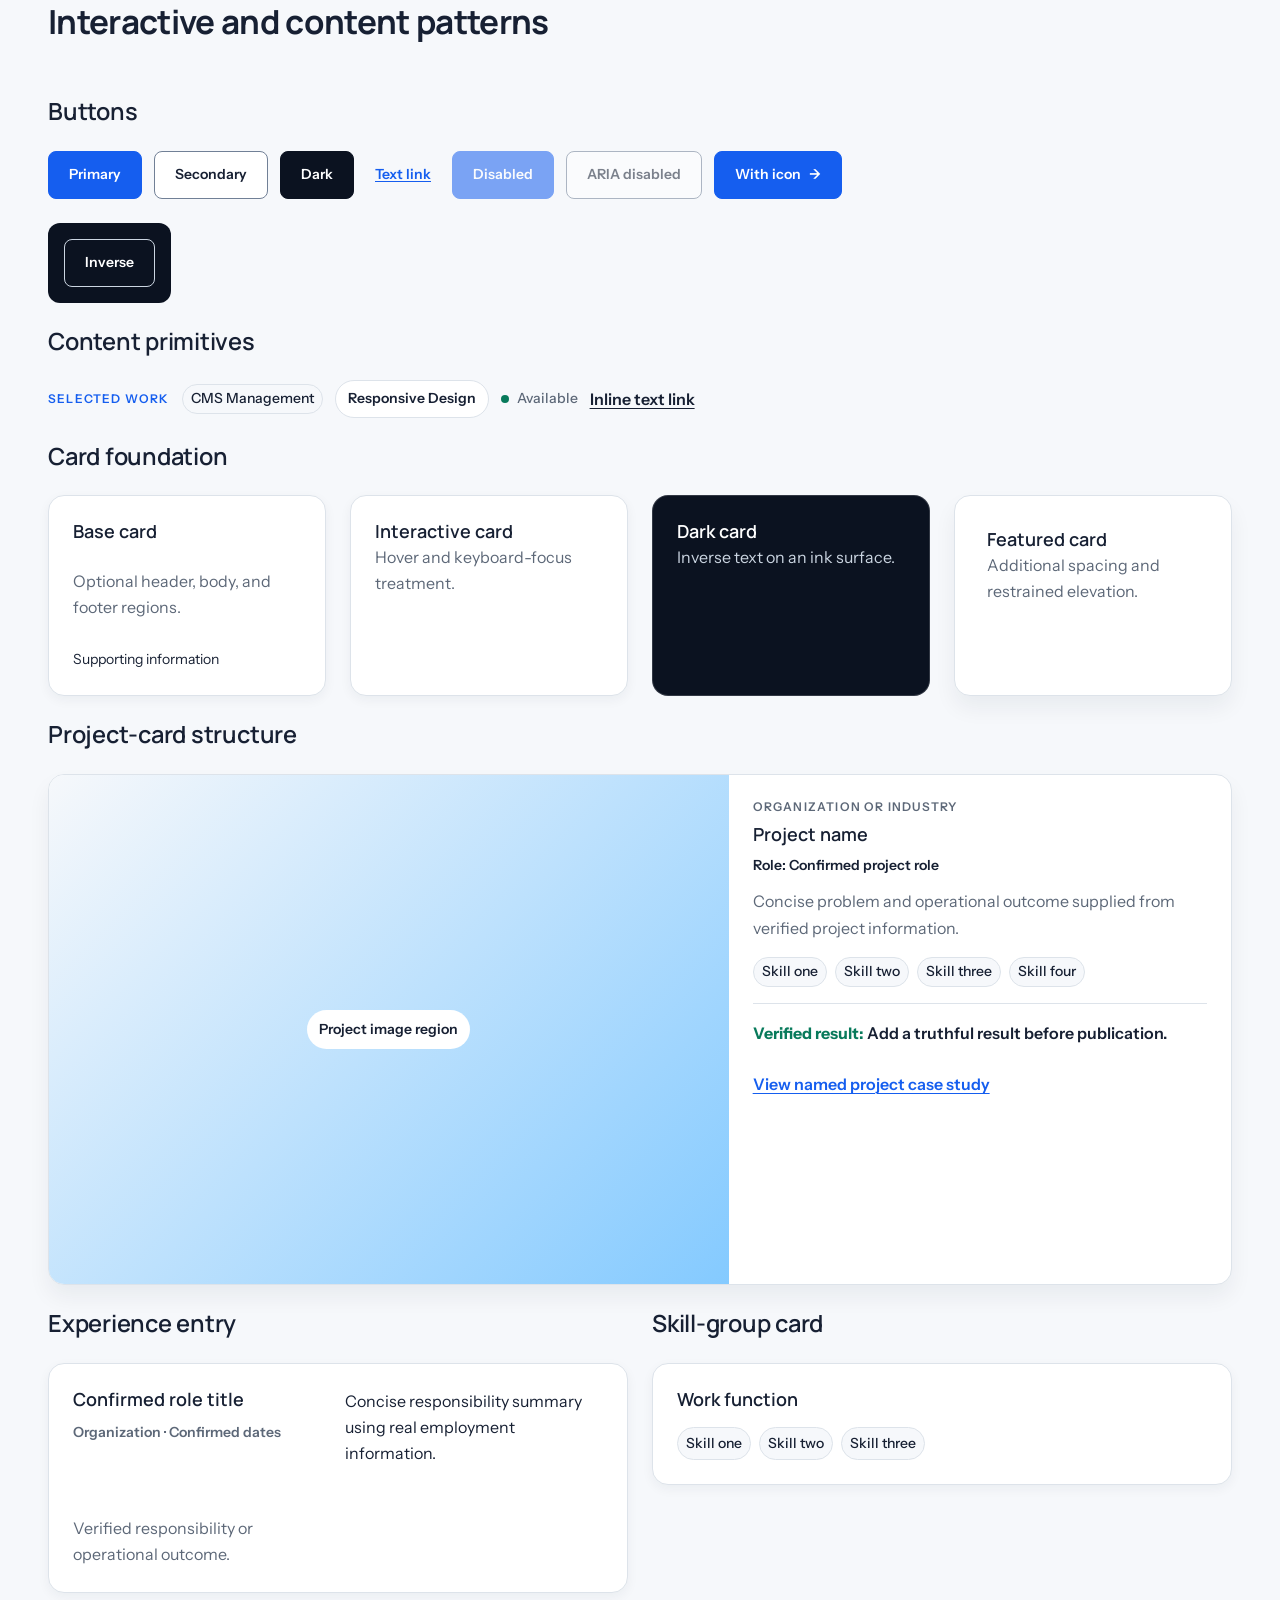
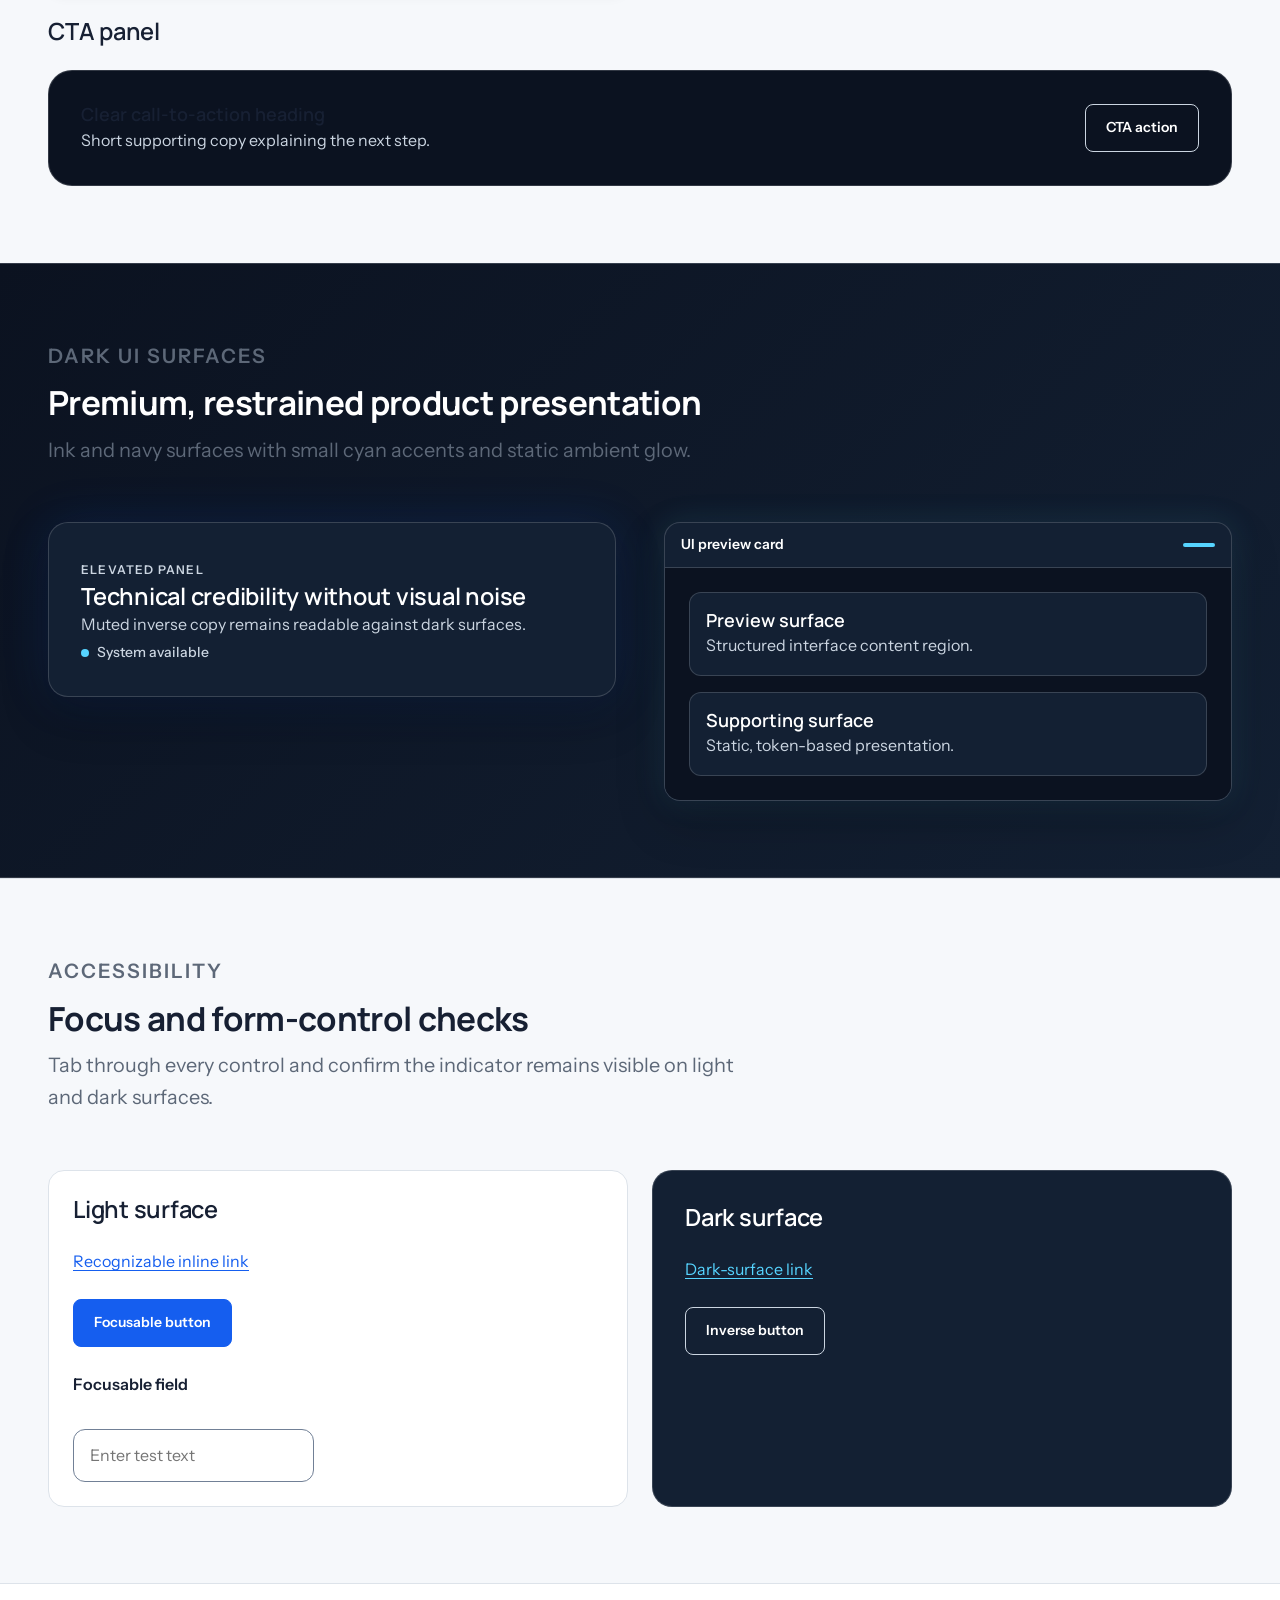
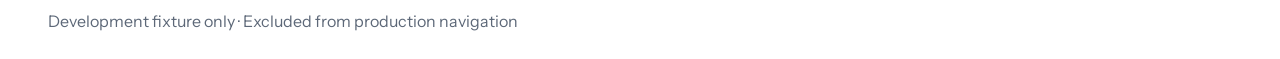
<file: design-system.html>
<!DOCTYPE html>
<html lang="en">
  <head>
    <meta charset="UTF-8" />
    <meta name="viewport" content="width=device-width, initial-scale=1.0" />
    <meta name="robots" content="noindex, nofollow" />
    <title>Design System Test Page | Stanley Johnson</title>
    <meta name="description" content="Internal development page for validating the portfolio design system." />
    <link rel="stylesheet" href="assets/css/tokens.css" />
    <link rel="stylesheet" href="assets/css/base.css" />
    <link rel="stylesheet" href="assets/css/layout.css" />
    <link rel="stylesheet" href="assets/css/components.css" />
    <link rel="stylesheet" href="assets/css/pages.css" />
    <script src="assets/js/main.js" defer></script>
  </head>
  <body class="design-system-page">
    <a class="skip-link" href="#main-content">Skip to design-system content</a>

    <header class="ds-header">
      <div class="container ds-header__inner">
        <div>
          <p class="eyebrow">Internal development page</p>
          <p class="ds-header__title">Portfolio Design System</p>
        </div>
        <nav class="ds-nav" aria-label="Design-system sections">
          <a href="#foundations">Foundations</a>
          <a href="#components">Components</a>
          <a href="#dark-surfaces">Dark surfaces</a>
          <a href="#focus">Focus</a>
        </nav>
      </div>
    </header>

    <main id="main-content">
      <section class="section ds-intro" aria-labelledby="ds-title">
        <div class="reading-container">
          <p class="eyebrow">Design System V1 · Test fixture</p>
          <h1 id="ds-title">A responsive inventory for visual validation.</h1>
          <p class="text-body-large">This page contains development-only sample labels. It tests foundations and components without representing final portfolio content.</p>
          <p class="ds-notice"><strong>Keyboard check:</strong> Use Tab and Shift+Tab throughout this page to inspect focus visibility and order.</p>
        </div>
      </section>

      <section class="section ds-section" id="foundations" aria-labelledby="foundations-title">
        <div class="container stack">
          <header class="section-heading">
            <p class="eyebrow">Foundations</p>
            <h2 id="foundations-title">Color, type, and spacing</h2>
            <p class="section-heading__description">Core visual decisions exposed as reusable tokens.</p>
          </header>

          <section class="stack" aria-labelledby="brand-colors-title">
            <h3 id="brand-colors-title">Brand colors</h3>
            <ul class="ds-swatches">
              <li class="ds-swatch" style="--swatch: var(--color-ink)"><span class="ds-swatch__sample"></span><code>--color-ink</code><small>#0b1220</small></li>
              <li class="ds-swatch" style="--swatch: var(--color-navy)"><span class="ds-swatch__sample"></span><code>--color-navy</code><small>#132033</small></li>
              <li class="ds-swatch" style="--swatch: var(--color-canvas)"><span class="ds-swatch__sample"></span><code>--color-canvas</code><small>#f6f8fb</small></li>
              <li class="ds-swatch" style="--swatch: var(--color-surface)"><span class="ds-swatch__sample"></span><code>--color-surface</code><small>#ffffff</small></li>
              <li class="ds-swatch" style="--swatch: var(--color-text)"><span class="ds-swatch__sample"></span><code>--color-text</code><small>#172033</small></li>
              <li class="ds-swatch" style="--swatch: var(--color-text-muted)"><span class="ds-swatch__sample"></span><code>--color-text-muted</code><small>#5d6878</small></li>
              <li class="ds-swatch" style="--swatch: var(--color-border)"><span class="ds-swatch__sample"></span><code>--color-border</code><small>#dde3ea</small></li>
              <li class="ds-swatch" style="--swatch: var(--color-primary)"><span class="ds-swatch__sample"></span><code>--color-primary</code><small>#155eef</small></li>
              <li class="ds-swatch" style="--swatch: var(--color-primary-hover)"><span class="ds-swatch__sample"></span><code>--color-primary-hover</code><small>#004eeb</small></li>
              <li class="ds-swatch" style="--swatch: var(--color-accent)"><span class="ds-swatch__sample"></span><code>--color-accent</code><small>#56d4ff</small></li>
              <li class="ds-swatch" style="--swatch: var(--color-success)"><span class="ds-swatch__sample"></span><code>--color-success</code><small>#087a5b</small></li>
              <li class="ds-swatch" style="--swatch: var(--color-warning)"><span class="ds-swatch__sample"></span><code>--color-warning</code><small>#b54708</small></li>
              <li class="ds-swatch" style="--swatch: var(--color-focus)"><span class="ds-swatch__sample"></span><code>--color-focus</code><small>#84caff</small></li>
            </ul>
          </section>

          <section class="stack" aria-labelledby="semantic-colors-title">
            <h3 id="semantic-colors-title">Semantic colors</h3>
            <ul class="ds-swatches">
              <li class="ds-swatch" style="--swatch: var(--color-background-page)"><span class="ds-swatch__sample"></span><code>Page background</code></li>
              <li class="ds-swatch" style="--swatch: var(--color-surface-elevated)"><span class="ds-swatch__sample"></span><code>Elevated surface</code></li>
              <li class="ds-swatch" style="--swatch: var(--color-surface-dark)"><span class="ds-swatch__sample"></span><code>Dark surface</code></li>
              <li class="ds-swatch" style="--swatch: var(--color-surface-dark-elevated)"><span class="ds-swatch__sample"></span><code>Dark elevated</code></li>
              <li class="ds-swatch" style="--swatch: var(--color-text-primary)"><span class="ds-swatch__sample"></span><code>Primary text</code></li>
              <li class="ds-swatch" style="--swatch: var(--color-text-secondary)"><span class="ds-swatch__sample"></span><code>Secondary text</code></li>
              <li class="ds-swatch" style="--swatch: var(--color-border-strong)"><span class="ds-swatch__sample"></span><code>Control border</code></li>
              <li class="ds-swatch" style="--swatch: var(--color-focus-ring)"><span class="ds-swatch__sample"></span><code>Focus ring</code></li>
            </ul>
          </section>

          <section class="stack" aria-labelledby="type-scale-title">
            <h3 id="type-scale-title">Typography scale</h3>
            <div class="ds-type-scale">
              <p class="text-display">Display — Digital experiences with purpose.</p>
              <p class="ds-type-h1">H1 — Clear portfolio positioning</p>
              <p class="ds-type-h2">H2 — Recruiter-scannable sections</p>
              <p class="ds-type-h3">H3 — Component and project titles</p>
              <p class="ds-type-h4">H4 — Supporting information</p>
              <p class="text-body-large">Body large — A concise lead paragraph that introduces important context.</p>
              <p class="text-body">Body — Comfortable reading text for responsibilities, process, and outcomes.</p>
              <p class="text-body-small">Body small — Supporting metadata that remains readable.</p>
              <p class="text-label">Label — Interface label</p>
              <p class="text-eyebrow">Eyebrow — Selected work</p>
            </div>
          </section>

          <section class="stack" aria-labelledby="spacing-title">
            <h3 id="spacing-title">Spacing scale</h3>
            <ul class="ds-spacing-list">
              <li style="--sample-space: var(--space-1)"><code>4px</code><span></span></li>
              <li style="--sample-space: var(--space-2)"><code>8px</code><span></span></li>
              <li style="--sample-space: var(--space-3)"><code>12px</code><span></span></li>
              <li style="--sample-space: var(--space-4)"><code>16px</code><span></span></li>
              <li style="--sample-space: var(--space-6)"><code>24px</code><span></span></li>
              <li style="--sample-space: var(--space-8)"><code>32px</code><span></span></li>
              <li style="--sample-space: var(--space-12)"><code>48px</code><span></span></li>
              <li style="--sample-space: var(--space-16)"><code>64px</code><span></span></li>
              <li style="--sample-space: var(--space-20)"><code>80px</code><span></span></li>
              <li style="--sample-space: var(--space-24)"><code>96px</code><span></span></li>
              <li style="--sample-space: var(--space-30)"><code>120px</code><span></span></li>
            </ul>
          </section>
        </div>
      </section>

      <section class="section ds-section" id="components" aria-labelledby="components-title">
        <div class="container stack">
          <header class="section-heading">
            <p class="eyebrow">Components</p>
            <h2 id="components-title">Interactive and content patterns</h2>
          </header>

          <section class="stack" aria-labelledby="buttons-title">
            <h3 id="buttons-title">Buttons</h3>
            <div class="cluster ds-component-row">
              <a class="button button--primary" href="#buttons-title">Primary</a>
              <a class="button button--secondary" href="#buttons-title">Secondary</a>
              <a class="button button--dark" href="#buttons-title">Dark</a>
              <a class="button button--text" href="#buttons-title">Text link</a>
              <button class="button button--primary" type="button" disabled>Disabled</button>
              <a class="button button--secondary" href="#buttons-title" aria-disabled="true">ARIA disabled</a>
              <button class="button button--primary" type="button">With icon <span aria-hidden="true">→</span></button>
            </div>
            <div class="ds-inverse-row">
              <a class="button button--inverse" href="#buttons-title">Inverse</a>
            </div>
          </section>

          <section class="stack" aria-labelledby="primitives-title">
            <h3 id="primitives-title">Content primitives</h3>
            <div class="cluster ds-component-row">
              <span class="eyebrow">Selected work</span>
              <span class="skill-tag">CMS Management</span>
              <span class="capability-pill">Responsive Design</span>
              <span class="status-indicator"><span class="status-indicator__dot" aria-hidden="true"></span>Available</span>
              <a class="inline-link" href="#primitives-title">Inline text link</a>
            </div>
          </section>

          <section class="stack" aria-labelledby="cards-title">
            <h3 id="cards-title">Card foundation</h3>
            <div class="grid ds-card-grid">
              <article class="card">
                <header class="card__header"><h4>Base card</h4></header>
                <div class="card__body"><p>Optional header, body, and footer regions.</p></div>
                <footer class="card__footer"><span class="text-body-small">Supporting information</span></footer>
              </article>
              <a class="card card--interactive" href="#cards-title">
                <div class="card__body"><h4>Interactive card</h4><p>Hover and keyboard-focus treatment.</p></div>
              </a>
              <article class="card card--dark">
                <div class="card__body"><h4>Dark card</h4><p>Inverse text on an ink surface.</p></div>
              </article>
              <article class="card card--featured">
                <div class="card__body"><h4>Featured card</h4><p>Additional spacing and restrained elevation.</p></div>
              </article>
            </div>
          </section>

          <section class="stack" aria-labelledby="project-card-title">
            <h3 id="project-card-title">Project-card structure</h3>
            <article class="project-card project-card--featured" aria-labelledby="sample-project-name">
              <div class="project-card__media ds-project-media" role="img" aria-label="Placeholder region for a real project image"></div>
              <div class="project-card__body">
                <p class="project-card__organization">Organization or industry</p>
                <h4 class="project-card__title" id="sample-project-name">Project name</h4>
                <p class="project-card__role">Role: Confirmed project role</p>
                <p class="project-card__summary">Concise problem and operational outcome supplied from verified project information.</p>
                <ul class="project-card__tags" aria-label="Skills used">
                  <li class="skill-tag">Skill one</li>
                  <li class="skill-tag">Skill two</li>
                  <li class="skill-tag">Skill three</li>
                  <li class="skill-tag">Skill four</li>
                </ul>
                <p class="project-card__result"><strong>Verified result:</strong> Add a truthful result before publication.</p>
                <a class="project-card__link" href="#project-card-title">View named project case study</a>
              </div>
            </article>
          </section>

          <div class="grid ds-pattern-grid">
            <section class="stack" aria-labelledby="experience-title">
              <h3 id="experience-title">Experience entry</h3>
              <article class="experience-entry" aria-labelledby="sample-role">
                <header class="experience-entry__header">
                  <h4 id="sample-role">Confirmed role title</h4>
                  <p class="experience-entry__meta">Organization · Confirmed dates</p>
                </header>
                <p class="experience-entry__summary">Concise responsibility summary using real employment information.</p>
                <ul class="experience-entry__highlights"><li>Verified responsibility or operational outcome.</li></ul>
              </article>
            </section>

            <section class="stack" aria-labelledby="skill-group-title">
              <h3 id="skill-group-title">Skill-group card</h3>
              <section class="skill-group-card" aria-labelledby="sample-skill-group">
                <h4 class="skill-group-card__title" id="sample-skill-group">Work function</h4>
                <ul class="skill-group-card__list">
                  <li>Skill one</li>
                  <li>Skill two</li>
                  <li>Skill three</li>
                </ul>
              </section>
            </section>
          </div>

          <section class="stack" aria-labelledby="cta-title">
            <h3 id="cta-title">CTA panel</h3>
            <aside class="cta-panel" aria-labelledby="sample-cta-title">
              <div>
                <h4 id="sample-cta-title">Clear call-to-action heading</h4>
                <p class="cta-panel__copy">Short supporting copy explaining the next step.</p>
              </div>
              <div class="cta-panel__actions"><a class="button button--inverse" href="#cta-title">CTA action</a></div>
            </aside>
          </section>
        </div>
      </section>

      <section class="section dark-section" id="dark-surfaces" aria-labelledby="dark-title">
        <div class="container stack">
          <header class="section-heading">
            <p class="eyebrow eyebrow--accent">Dark UI surfaces</p>
            <h2 id="dark-title">Premium, restrained product presentation</h2>
            <p class="section-heading__description">Ink and navy surfaces with small cyan accents and static ambient glow.</p>
          </header>
          <div class="split">
            <div class="dark-panel dark-panel--elevated technical-glow">
              <p class="eyebrow eyebrow--accent">Elevated panel</p>
              <h3>Technical credibility without visual noise</h3>
              <p class="text-inverse-muted">Muted inverse copy remains readable against dark surfaces.</p>
              <span class="status-indicator status-indicator--dark status-indicator--accent"><span class="status-indicator__dot" aria-hidden="true"></span>System available</span>
            </div>
            <div class="ui-preview-card technical-glow--accent">
              <header class="ui-preview-card__header">
                <span class="ui-preview-card__title">UI preview card</span>
                <span class="ui-preview-card__accent" aria-hidden="true"></span>
              </header>
              <div class="ui-preview-card__body">
                <div class="ui-preview-card__surface"><h4>Preview surface</h4><p>Structured interface content region.</p></div>
                <div class="ui-preview-card__surface"><h4>Supporting surface</h4><p>Static, token-based presentation.</p></div>
              </div>
            </div>
          </div>
        </div>
      </section>

      <section class="section ds-section" id="focus" aria-labelledby="focus-title">
        <div class="container stack">
          <header class="section-heading">
            <p class="eyebrow">Accessibility</p>
            <h2 id="focus-title">Focus and form-control checks</h2>
            <p class="section-heading__description">Tab through every control and confirm the indicator remains visible on light and dark surfaces.</p>
          </header>
          <div class="grid ds-focus-grid">
            <div class="ds-focus-panel stack">
              <h3>Light surface</h3>
              <a href="#focus-title">Recognizable inline link</a>
              <button class="button button--primary" type="button">Focusable button</button>
              <label for="ds-field">Focusable field</label>
              <input id="ds-field" type="text" placeholder="Enter test text" />
            </div>
            <div class="dark-panel stack">
              <h3>Dark surface</h3>
              <a href="#focus-title">Dark-surface link</a>
              <button class="button button--inverse" type="button">Inverse button</button>
            </div>
          </div>
        </div>
      </section>
    </main>

    <footer class="ds-footer">
      <div class="container"><p>Development fixture only · Excluded from production navigation</p></div>
    </footer>
  </body>
</html>
</file>
<file: assets/css/tokens.css>
@import url("https://fonts.googleapis.com/css2?family=Instrument+Sans:wght@400;500;600;700&family=Manrope:wght@600;700&display=swap");

:root {
  /* Core brand colors */
  --color-ink: #0b1220;
  --color-navy: #132033;
  --color-canvas: #f6f8fb;
  --color-surface: #ffffff;
  --color-text: #172033;
  --color-text-muted: #5d6878;
  --color-border: #dde3ea;
  --color-primary: #155eef;
  --color-primary-hover: #004eeb;
  --color-accent: #56d4ff;
  --color-success: #087a5b;
  --color-warning: #b54708;
  --color-focus: #84caff;

  /* Semantic colors */
  --color-background-page: var(--color-canvas);
  --color-background-page-alt: var(--color-surface);
  --color-surface-elevated: var(--color-surface);
  --color-surface-dark: var(--color-ink);
  --color-surface-dark-elevated: var(--color-navy);
  --color-text-primary: var(--color-text);
  --color-text-secondary: var(--color-text-muted);
  --color-text-inverse: var(--color-surface);
  --color-text-inverse-muted: #cbd5e1;
  --color-border-default: var(--color-border);
  --color-border-strong: #718096;
  --color-border-dark: rgba(255, 255, 255, 0.16);
  --color-interactive: var(--color-primary);
  --color-interactive-hover: var(--color-primary-hover);
  --color-interactive-active: var(--color-primary-hover);
  --color-interactive-disabled: #94a3b8;
  --color-focus-ring: var(--color-primary);
  --color-status-success: var(--color-success);
  --color-status-warning: var(--color-warning);
  --color-status-accent: var(--color-accent);
  --color-glow-primary: rgba(21, 94, 239, 0.16);
  --color-glow-accent: rgba(86, 212, 255, 0.12);

  /* Spacing: 4px half-step on an 8px base rhythm */
  --space-1: 0.25rem;
  --space-2: 0.5rem;
  --space-3: 0.75rem;
  --space-4: 1rem;
  --space-5: 1.25rem;
  --space-6: 1.5rem;
  --space-7: 1.75rem;
  --space-8: 2rem;
  --space-10: 2.5rem;
  --space-12: 3rem;
  --space-16: 4rem;
  --space-20: 5rem;
  --space-24: 6rem;
  --space-30: 7.5rem;

  /* Radii */
  --radius-small: 0.5rem;
  --radius-medium: 0.75rem;
  --radius-standard: 1rem;
  --radius-large: 1.25rem;
  --radius-hero: 1.5rem;
  --radius-pill: 999px;

  /* Compatibility aliases for existing styles */
  --radius-sm: var(--radius-medium);
  --radius-md: var(--radius-standard);
  --radius-lg: var(--radius-hero);

  /* Elevation */
  --shadow-none: none;
  --shadow-subtle: 0 4px 12px rgba(19, 32, 51, 0.05);
  --shadow-card: 0 12px 22px rgba(19, 32, 51, 0.06);
  --shadow-elevated: 0 16px 36px rgba(19, 32, 51, 0.08);
  --shadow-dark-elevated: 0 20px 48px rgba(0, 0, 0, 0.22);
  --shadow-glow-primary: 0 0 48px var(--color-glow-primary);
  --shadow-glow-accent: 0 0 32px var(--color-glow-accent);
  --shadow-soft: var(--shadow-elevated);

  /* Motion */
  --transition-duration-fast: 120ms;
  --transition-duration-standard: 180ms;
  --transition-duration-slow: 250ms;
  --transition-easing-standard: ease;
  --transition-easing-emphasized: cubic-bezier(0.2, 0, 0, 1);
  --transition-standard: var(--transition-duration-standard) var(--transition-easing-standard);

  /* Typography families; scale is established separately */
  --font-heading: "Manrope", "Avenir Next", "Segoe UI", sans-serif;
  --font-body: "Instrument Sans", "Avenir Next", "Segoe UI", sans-serif;
  --font-weight-regular: 400;
  --font-weight-medium: 500;
  --font-weight-semibold: 600;
  --font-weight-bold: 700;

  --font-size-display: clamp(2.5rem, 2.1rem + 2vw, 3.5rem);
  --font-size-h1: clamp(2rem, 1.7rem + 1.5vw, 3rem);
  --font-size-h2: clamp(1.625rem, 1.475rem + 0.75vw, 2.125rem);
  --font-size-h3: clamp(1.25rem, 1.175rem + 0.375vw, 1.5rem);
  --font-size-h4: clamp(1.0625rem, 1.025rem + 0.1875vw, 1.125rem);
  --font-size-body-large: clamp(1.125rem, 1.085rem + 0.2vw, 1.25rem);
  --font-size-body: 1rem;
  --font-size-body-small: 0.875rem;
  --font-size-label: 0.875rem;
  --font-size-eyebrow: 0.75rem;

  --line-height-display: 1.05;
  --line-height-h1: 1.1;
  --line-height-h2: 1.15;
  --line-height-h3: 1.25;
  --line-height-h4: 1.3;
  --line-height-body-large: 1.6;
  --line-height-body: 1.65;
  --line-height-body-small: 1.55;
  --line-height-label: 1.4;
  --line-height-eyebrow: 1.4;

  --letter-spacing-display: -0.03em;
  --letter-spacing-h1: -0.025em;
  --letter-spacing-h2: -0.02em;
  --letter-spacing-h3: -0.01em;
  --letter-spacing-eyebrow: 0.1em;
  --text-measure: 45rem;

  /* Containers */
  --container-max-width: 75rem;
  --container-reading-width: 45rem;
  --container-padding-mobile: 1.25rem;
  --container-padding-tablet: 2rem;
  --container-padding-desktop: 3rem;
  --container-padding: var(--container-padding-mobile);

  /* Compatibility aliases for existing styles */
  --container-width: var(--container-max-width);
  --content-width: var(--container-reading-width);
  --max-width: var(--container-max-width);
  --grid-gap: var(--space-6);
}

@media (min-width: 48rem) {
  :root {
    --container-padding: var(--container-padding-tablet);
  }
}

@media (min-width: 64rem) {
  :root {
    --container-padding: var(--container-padding-desktop);
  }
}
</file>
<file: assets/css/base.css>
*,
*::before,
*::after {
  box-sizing: border-box;
}

body,
figure,
blockquote,
h1,
h2,
h3,
h4,
p,
ul,
ol,
dd,
dl {
  margin: 0;
}

ul,
ol {
  padding: 0;
}

html {
  font-size: 100%;
  scroll-behavior: smooth;
  scroll-padding-top: var(--space-24);
}

section[id] {
  scroll-margin-top: var(--space-24);
}

body {
  min-height: 100vh;
  color: var(--color-text-primary);
  background: var(--color-background-page);
  font-family: var(--font-body);
  font-size: var(--font-size-body);
  font-weight: var(--font-weight-regular);
  line-height: var(--line-height-body);
  text-rendering: optimizeLegibility;
  -webkit-font-smoothing: antialiased;
  -moz-osx-font-smoothing: grayscale;
}

body,
input,
textarea,
button,
select {
  font-family: var(--font-body);
}

img,
picture {
  display: block;
  max-width: 100%;
}

img {
  height: auto;
}

svg {
  display: block;
  max-width: 100%;
}

:focus-visible {
  outline: 3px solid var(--color-focus-ring);
  outline-offset: 3px;
}

.skip-link {
  position: fixed;
  top: var(--space-2);
  left: var(--space-2);
  z-index: 2000;
  padding: var(--space-3) var(--space-4);
  border-radius: var(--radius-small);
  background: var(--color-surface-dark);
  color: var(--color-text-inverse);
  transform: translateY(calc(-100% - var(--space-4)));
  transition: transform var(--transition-standard);
}

.skip-link:focus-visible {
  transform: translateY(0);
}

.skip-link:hover {
  color: var(--color-text-inverse);
}

a {
  color: var(--color-interactive);
  text-decoration-line: underline;
  text-decoration-thickness: 0.08em;
  text-underline-offset: 0.16em;
  transition: color var(--transition-standard);
}

a:hover {
  color: var(--color-interactive-hover);
}

a:active {
  color: var(--color-interactive-active);
}

button,
input,
textarea,
select {
  font: inherit;
  margin: 0;
}

button {
  padding: 0;
  border: 0;
  background: none;
  color: inherit;
  text-align: inherit;
}

button:not(:disabled) {
  cursor: pointer;
}

button:disabled,
input:disabled,
textarea:disabled,
select:disabled {
  cursor: not-allowed;
  opacity: 0.6;
}

p,
li {
  color: var(--color-text-secondary);
}

h1,
h2,
h3,
h4 {
  color: var(--color-text-primary);
  font-family: var(--font-heading);
  text-wrap: balance;
}

h1 {
  font-size: var(--font-size-h1);
  font-weight: var(--font-weight-bold);
  line-height: var(--line-height-h1);
  letter-spacing: var(--letter-spacing-h1);
}

h2 {
  font-size: var(--font-size-h2);
  font-weight: var(--font-weight-bold);
  line-height: var(--line-height-h2);
  letter-spacing: var(--letter-spacing-h2);
}

h3 {
  font-size: var(--font-size-h3);
  font-weight: var(--font-weight-semibold);
  line-height: var(--line-height-h3);
  letter-spacing: var(--letter-spacing-h3);
}

h4 {
  font-size: var(--font-size-h4);
  font-weight: var(--font-weight-semibold);
  line-height: var(--line-height-h4);
}

p {
  max-width: var(--text-measure);
  font-size: var(--font-size-body);
  line-height: var(--line-height-body);
}

.text-display {
  font-family: var(--font-heading);
  font-size: var(--font-size-display);
  font-weight: var(--font-weight-bold);
  line-height: var(--line-height-display);
  letter-spacing: var(--letter-spacing-display);
  text-wrap: balance;
}

.text-body-large {
  font-size: var(--font-size-body-large);
  line-height: var(--line-height-body-large);
}

.text-body {
  font-size: var(--font-size-body);
  line-height: var(--line-height-body);
}

.text-body-small {
  font-size: var(--font-size-body-small);
  line-height: var(--line-height-body-small);
}

.text-label,
.text-eyebrow {
  font-size: var(--font-size-label);
  font-weight: var(--font-weight-semibold);
  line-height: var(--line-height-label);
}

.text-eyebrow {
  font-size: var(--font-size-eyebrow);
  line-height: var(--line-height-eyebrow);
  letter-spacing: var(--letter-spacing-eyebrow);
  text-transform: uppercase;
}

strong {
  color: var(--color-text);
}

ul,
ol {
  padding-inline-start: var(--space-6);
}

ul[class],
ol[class] {
  padding-inline-start: 0;
  list-style: none;
}

blockquote,
figure {
  margin: 0;
}

label {
  display: block;
  margin-bottom: var(--space-2);
  color: var(--color-text-primary);
  font-weight: var(--font-weight-semibold);
}

input,
textarea,
select {
  width: 100%;
  padding: var(--space-3) var(--space-4);
  border: 1px solid var(--color-border-strong);
  border-radius: var(--radius-medium);
  background: var(--color-surface-elevated);
  color: var(--color-text-primary);
}

input:focus,
textarea:focus,
select:focus {
  border-color: var(--color-interactive);
}

textarea {
  min-height: 150px;
  resize: vertical;
}

::selection {
  background: color-mix(in srgb, var(--color-accent) 35%, transparent);
  color: var(--color-text-primary);
}

@media (prefers-reduced-motion: reduce) {
  html {
    scroll-behavior: auto;
  }

  *,
  *::before,
  *::after {
    animation-duration: 0.01ms !important;
    animation-iteration-count: 1 !important;
    scroll-behavior: auto !important;
    transition-duration: 0.01ms !important;
  }
}
</file>
<file: assets/css/layout.css>
.container {
  width: min(
    var(--container-max-width),
    calc(100% - (var(--container-padding) + var(--container-padding)))
  );
  margin-inline: auto;
}

.reading-container {
  width: min(
    var(--container-reading-width),
    calc(100% - (var(--container-padding) + var(--container-padding)))
  );
  margin-inline: auto;
}

.section {
  padding-block: clamp(var(--space-16), 6vw, var(--space-20));
}

.section--compact,
.section--tight {
  padding-block: clamp(var(--space-10), 4vw, var(--space-12));
}

.section--large {
  padding-block: clamp(var(--space-20), 8vw, var(--space-30));
}

.stack {
  display: flex;
  flex-direction: column;
  gap: var(--stack-space, var(--space-6));
}

.cluster {
  display: flex;
  flex-wrap: wrap;
  align-items: var(--cluster-alignment, center);
  justify-content: var(--cluster-justification, flex-start);
  gap: var(--cluster-space, var(--space-3));
}

.split {
  display: grid;
  grid-template-columns: 1fr;
  align-items: var(--split-alignment, start);
  gap: var(--split-space, clamp(var(--space-6), 4vw, var(--space-12)));
}

.grid {
  display: grid;
  grid-template-columns: repeat(
    auto-fit,
    minmax(min(100%, var(--grid-min, 16rem)), 1fr)
  );
  gap: var(--grid-space, var(--grid-gap));
}

.layout-grid {
  --grid-columns: 4;
  display: grid;
  grid-template-columns: repeat(var(--grid-columns), minmax(0, 1fr));
  gap: var(--grid-space, var(--grid-gap));
}

.layout-grid > * {
  min-width: 0;
  grid-column: 1 / -1;
}

.content-sidebar {
  display: grid;
  grid-template-columns: minmax(0, 1fr);
  align-items: var(--content-sidebar-alignment, start);
  gap: var(--content-sidebar-space, clamp(var(--space-8), 5vw, var(--space-16)));
}

.stack > *,
.cluster > *,
.split > *,
.grid > *,
.content-sidebar > * {
  min-width: 0;
}

@media (min-width: 48rem) {
  .layout-grid {
    --grid-columns: 8;
  }

  .split {
    grid-template-columns: repeat(2, minmax(0, 1fr));
  }
}

@media (min-width: 64rem) {
  .layout-grid {
    --grid-columns: 12;
  }

  .content-sidebar {
    grid-template-columns: minmax(0, 1fr) minmax(16rem, 0.35fr);
  }

  .content-sidebar--sidebar-first {
    grid-template-columns: minmax(16rem, 0.35fr) minmax(0, 1fr);
  }
}

.site-header {
  position: sticky;
  top: 0;
  z-index: 1000;
  isolation: isolate;
  min-block-size: var(--space-20);
  border-bottom: 1px solid var(--color-border-dark);
  background: var(--color-surface-dark);
}

.site-header__inner {
  display: flex;
  align-items: center;
  justify-content: space-between;
  gap: var(--space-4);
  min-block-size: var(--space-20);
}

.site-brand {
  display: inline-flex;
  align-items: center;
  min-block-size: 44px;
  color: var(--color-text-inverse);
  font-family: var(--font-heading);
  font-size: var(--font-size-h3);
  font-weight: var(--font-weight-semibold);
  line-height: var(--line-height-h3);
  letter-spacing: var(--letter-spacing-h3);
  text-decoration: none;
}

.site-brand:hover {
  color: var(--color-accent);
}

.nav {
  display: flex;
  align-items: center;
  gap: var(--space-7);
}

.nav__list {
  display: flex;
  align-items: center;
  gap: var(--space-7);
}

.nav__link {
  display: inline-flex;
  align-items: center;
  justify-content: center;
  min-inline-size: 44px;
  min-height: 44px;
  color: var(--color-text-inverse);
  font-size: var(--font-size-label);
  font-weight: var(--font-weight-medium);
  line-height: var(--line-height-label);
  text-decoration: none;
}

.nav__link:hover,
.nav__link:focus-visible,
.nav__link[aria-current="page"] {
  color: var(--color-accent);
}

.nav-actions {
  display: flex;
  align-items: center;
  gap: var(--space-3);
}

.header-cta,
.header-cta:visited {
  display: inline-flex;
  align-items: center;
  justify-content: center;
  min-block-size: 44px;
  padding-inline: var(--space-4);
  color: var(--color-text-inverse);
  -webkit-text-fill-color: var(--color-text-inverse);
  background-color: var(--color-interactive);
  border: 1px solid var(--color-interactive);
  border-radius: var(--radius-medium);
  font-size: var(--font-size-label);
  font-weight: var(--font-weight-medium);
  line-height: var(--line-height-label);
  text-decoration: none;
  box-shadow: var(--shadow-none);
  transition:
    background-color var(--transition-standard),
    border-color var(--transition-standard),
    transform var(--transition-standard);
}

.header-cta:hover {
  color: var(--color-text-inverse);
  background-color: var(--color-interactive-hover);
  border-color: var(--color-interactive-hover);
  transform: translateY(-1px);
}

.header-cta:focus-visible {
  outline: 3px solid var(--color-focus);
  outline-offset: 3px;
}

.site-header :where(a, button):focus-visible {
  outline-color: var(--color-focus);
}

.mobile-nav {
  display: none;
}

.site-main {
  padding-bottom: var(--space-16);
}

.site-main > .section:first-child {
  padding-top: 0;
}

.site-footer {
  border-top: 1px solid var(--color-border);
  background: var(--color-surface);
  color: var(--color-text-muted);
}

.site-footer__inner {
  display: flex;
  flex-wrap: wrap;
  align-items: center;
  justify-content: space-between;
  gap: var(--space-4);
  padding-block: var(--space-8);
}

.site-footer nav {
  display: flex;
  flex-wrap: wrap;
  gap: var(--space-4);
}

.site-footer a {
  display: inline-flex;
  align-items: center;
  justify-content: center;
  min-inline-size: 44px;
  min-block-size: 44px;
}

@media (max-width: 56.25rem) {
  .nav {
    display: none;
  }

  .mobile-nav {
    display: block;
  }

  .mobile-nav {
    position: relative;
  }

  .mobile-nav__toggle {
    display: inline-flex;
    align-items: center;
    justify-content: center;
    gap: var(--space-2);
    min-width: 44px;
    min-height: 44px;
    padding: var(--space-2) var(--space-3);
    border: 1px solid var(--color-border-dark);
    border-radius: var(--radius-medium);
    background: var(--color-surface-dark-elevated);
    color: var(--color-text-inverse);
    font-size: var(--font-size-label);
    font-weight: var(--font-weight-medium);
    cursor: pointer;
  }

  .mobile-nav__toggle svg {
    width: var(--space-5);
    height: var(--space-5);
    display: block;
    color: var(--color-text-inverse);
    stroke: currentColor;
  }

  .mobile-nav__toggle:hover,
  .mobile-nav__toggle[aria-expanded="true"] {
    border-color: var(--color-accent);
    color: var(--color-accent);
  }

  .mobile-nav__menu {
    position: absolute;
    right: 0;
    top: calc(100% + var(--space-3));
    width: min(18rem, 80vw);
    padding: var(--space-4);
    z-index: 1;
    border: 1px solid var(--color-border-dark);
    border-radius: var(--radius-standard);
    background: var(--color-surface-dark-elevated);
    box-shadow: var(--shadow-dark-elevated);
  }

  .mobile-nav__menu a,
  .mobile-nav__menu button {
    display: flex;
    width: 100%;
    padding: var(--space-3);
    border-radius: var(--radius-medium);
    min-block-size: 44px;
    color: var(--color-text-inverse);
    font-weight: var(--font-weight-semibold);
    text-decoration: none;
  }

  .mobile-nav__menu a:hover,
  .mobile-nav__menu button:hover,
  .mobile-nav__menu a[aria-current="page"] {
    background: var(--color-surface-dark);
    color: var(--color-accent);
  }

  .mobile-nav .button {
    width: 100%;
    margin-top: var(--space-3);
  }
}

@media (prefers-reduced-motion: reduce) {
  .header-cta:hover {
    transform: none;
  }
}

@media (max-width: 30rem) {
  .site-header,
  .site-header__inner {
    min-block-size: var(--space-16);
  }

  .site-brand {
    font-size: var(--font-size-h4);
  }
}
</file>
<file: assets/css/components.css>
.btn,
.button {
  display: inline-flex;
  align-items: center;
  justify-content: center;
  gap: var(--space-2);
  min-block-size: var(--space-12);
  padding: var(--space-3) var(--space-5);
  border: 1px solid transparent;
  border-radius: var(--radius-small);
  font-size: var(--font-size-label);
  font-weight: var(--font-weight-semibold);
  line-height: var(--line-height-label);
  text-decoration: none;
  cursor: pointer;
  box-shadow: var(--shadow-none);
  transition:
    color var(--transition-standard),
    background-color var(--transition-standard),
    border-color var(--transition-standard),
    transform var(--transition-standard),
    box-shadow var(--transition-standard);
}

.btn:not(:disabled, [aria-disabled="true"]):hover,
.button:not(:disabled, [aria-disabled="true"]):hover {
  transform: translateY(-2px);
}

.btn:focus-visible,
.button:focus-visible {
  outline: 3px solid var(--color-focus-ring);
  outline-offset: 2px;
  box-shadow: 0 0 0 5px var(--color-ink);
}

.btn:not(:disabled, [aria-disabled="true"]):active,
.button:not(:disabled, [aria-disabled="true"]):active {
  transform: translateY(0);
}

.btn:disabled,
.button:disabled,
.btn[aria-disabled="true"],
.button[aria-disabled="true"] {
  opacity: 0.55;
  cursor: not-allowed;
  pointer-events: none;
  transform: none;
}

.button--primary,
.button-primary,
.button--primary:visited,
.button-primary:visited {
  border-color: var(--color-interactive);
  background: var(--color-interactive);
  color: var(--color-text-inverse);
}

.button--primary:not(:disabled, [aria-disabled="true"]):hover,
.button-primary:not(:disabled, [aria-disabled="true"]):hover {
  border-color: var(--color-interactive-hover);
  background: var(--color-interactive-hover);
  color: var(--color-text-inverse);
}

.button--primary:not(:disabled, [aria-disabled="true"]):active,
.button-primary:not(:disabled, [aria-disabled="true"]):active {
  border-color: var(--color-interactive-active);
  background: var(--color-interactive-active);
}

.button--secondary,
.button--secondary:visited {
  border-color: var(--color-border-strong);
  background: var(--color-surface-elevated);
  color: var(--color-text-primary);
}

.button--secondary:not(:disabled, [aria-disabled="true"]):hover {
  border-color: var(--color-interactive);
  background: var(--color-background-page);
  color: var(--color-interactive-hover);
}

.button--secondary:not(:disabled, [aria-disabled="true"]):active {
  border-color: var(--color-interactive-active);
  background: var(--color-background-page);
  color: var(--color-interactive-active);
}

.button--dark,
.button--dark:visited {
  border-color: var(--color-surface-dark);
  background: var(--color-surface-dark);
  color: var(--color-text-inverse);
}

.button--dark:not(:disabled, [aria-disabled="true"]):hover,
.button--dark:not(:disabled, [aria-disabled="true"]):active {
  border-color: var(--color-surface-dark-elevated);
  background: var(--color-surface-dark-elevated);
  color: var(--color-text-inverse);
}

.button--inverse,
.button-secondary,
.button--inverse:visited,
.button-secondary:visited {
  border-color: var(--color-text-inverse-muted);
  background: transparent;
  color: var(--color-text-inverse);
}

.button--inverse:not(:disabled, [aria-disabled="true"]):hover,
.button-secondary:not(:disabled, [aria-disabled="true"]):hover,
.button--inverse:not(:disabled, [aria-disabled="true"]):active,
.button-secondary:not(:disabled, [aria-disabled="true"]):active {
  border-color: var(--color-text-inverse);
  background: var(--color-surface-dark-elevated);
  color: var(--color-text-inverse);
}

.button--text,
.button--text:visited {
  min-block-size: 44px;
  padding-inline: var(--space-2);
  border-color: transparent;
  background: transparent;
  color: var(--color-interactive);
  text-decoration: underline;
  text-decoration-thickness: 0.08em;
  text-underline-offset: 0.16em;
}

.button--text:not(:disabled, [aria-disabled="true"]):hover {
  color: var(--color-interactive-hover);
}

.button--text:not(:disabled, [aria-disabled="true"]):active {
  color: var(--color-interactive-active);
}

.button__icon {
  flex: 0 0 auto;
  inline-size: 1.25em;
  block-size: 1.25em;
}

@media (prefers-reduced-motion: reduce) {
  .btn,
  .button,
  .btn:not(:disabled, [aria-disabled="true"]):hover,
  .button:not(:disabled, [aria-disabled="true"]):hover {
    transform: none;
  }
}

.eyebrow,
.section-heading__eyebrow,
.page-intro__eyebrow,
.hero__eyebrow {
  display: inline-flex;
  align-items: center;
  width: fit-content;
  margin: 0;
  color: var(--color-interactive);
  font-size: var(--font-size-eyebrow);
  font-weight: var(--font-weight-semibold);
  line-height: var(--line-height-eyebrow);
  letter-spacing: var(--letter-spacing-eyebrow);
  text-transform: uppercase;
}

.eyebrow--inverse {
  color: var(--color-text-inverse-muted);
}

.eyebrow--accent,
.hero__eyebrow {
  color: var(--color-accent);
}

.hero__eyebrow {
  margin-block-end: var(--space-5);
}

.page-intro__eyebrow {
  margin-block-end: var(--space-3);
}

.skill-tag,
.project-tags span {
  display: inline-flex;
  align-items: center;
  width: fit-content;
  padding: var(--space-1) var(--space-2);
  border: 1px solid var(--color-border-default);
  border-radius: var(--radius-pill);
  background: var(--color-background-page);
  color: var(--color-text-primary);
  font-size: var(--font-size-body-small);
  font-weight: var(--font-weight-medium);
  line-height: var(--line-height-label);
}

.tag-list,
.project-tags {
  display: flex;
  flex-wrap: wrap;
  gap: var(--space-2);
}

.capability-pill {
  display: inline-flex;
  align-items: center;
  width: fit-content;
  padding: var(--space-2) var(--space-3);
  border: 1px solid var(--color-border-default);
  border-radius: var(--radius-pill);
  background: var(--color-surface-elevated);
  color: var(--color-text-primary);
  font-size: var(--font-size-label);
  font-weight: var(--font-weight-semibold);
  line-height: var(--line-height-label);
}

.pill-list {
  display: flex;
  flex-wrap: wrap;
  gap: var(--space-3);
}

.section-heading {
  display: grid;
  gap: var(--space-3);
  max-width: var(--text-measure);
  margin-block-end: var(--space-8);
}

.section-heading > * {
  margin: 0;
}

.section-heading__description,
.section-heading > p:not(.section-heading__eyebrow) {
  color: var(--color-text-secondary);
  font-size: var(--font-size-body-large);
  line-height: var(--line-height-body-large);
}

.inline-link,
.text-link {
  color: var(--color-text-primary);
  font-weight: var(--font-weight-semibold);
  text-decoration: underline;
  text-decoration-thickness: 0.08em;
  text-underline-offset: 0.16em;
  transition: color var(--transition-standard);
}

.inline-link:visited,
.text-link:visited {
  color: var(--color-text-primary);
}

.inline-link:hover,
.text-link:hover {
  color: var(--color-interactive);
}

.status-indicator {
  display: inline-flex;
  align-items: center;
  gap: var(--space-2);
  width: fit-content;
  color: var(--color-text-secondary);
  font-size: var(--font-size-body-small);
  font-weight: var(--font-weight-medium);
  line-height: var(--line-height-body-small);
}

.status-indicator--inverse {
  color: var(--color-text-inverse-muted);
}

.status-indicator__dot {
  flex: 0 0 auto;
  width: var(--space-2);
  height: var(--space-2);
  border-radius: var(--radius-pill);
  background: var(--color-status-success);
}

.status-indicator--warning .status-indicator__dot {
  background: var(--color-status-warning);
}

.card {
  --card-padding: var(--space-5);
  position: relative;
  display: flex;
  flex-direction: column;
  min-width: 0;
  overflow: hidden;
  border: 1px solid var(--color-border-default);
  border-radius: var(--radius-standard);
  background: var(--color-surface-elevated);
  color: var(--color-text-primary);
  box-shadow: var(--shadow-subtle);
  text-decoration: none;
}

.card:visited {
  color: var(--color-text-primary);
}

.card__media {
  position: relative;
  overflow: hidden;
  aspect-ratio: var(--card-media-ratio, 16 / 9);
  background: var(--color-background-page);
}

.card__media > picture,
.card__media :where(img, video, svg) {
  width: 100%;
  height: 100%;
}

.card__media :where(img, video, svg) {
  object-fit: cover;
}

.card__header,
.card__body,
.card__footer {
  padding: var(--card-padding);
}

.card__header + .card__body,
.card__body + .card__footer,
.card__header + .card__footer {
  padding-block-start: 0;
}

.card__body {
  flex: 1 1 auto;
}

.card__footer {
  margin-block-start: auto;
}

.card--interactive {
  transition:
    border-color var(--transition-standard),
    transform var(--transition-standard),
    box-shadow var(--transition-standard);
}

@media (hover: hover) {
  .card--interactive:hover {
    border-color: var(--color-border-strong);
    box-shadow: var(--shadow-card);
    transform: translateY(-2px);
  }
}

.card--interactive:focus-visible,
.card--interactive:focus-within {
  border-color: var(--color-interactive);
  outline: 3px solid var(--color-focus-ring);
  outline-offset: 2px;
  box-shadow: 0 0 0 5px var(--color-ink);
}

.card--dark {
  border-color: var(--color-border-dark);
  background: var(--color-surface-dark);
  color: var(--color-text-inverse);
  box-shadow: var(--shadow-none);
}

.card--dark:visited {
  color: var(--color-text-inverse);
}

.card--dark :where(h2, h3, h4, strong) {
  color: var(--color-text-inverse);
}

.card--dark :where(p, li) {
  color: var(--color-text-inverse-muted);
}

.card--featured {
  --card-padding: var(--space-6);
  box-shadow: var(--shadow-card);
}

@media (min-width: 48rem) {
  .card {
    --card-padding: var(--space-6);
  }

  .card--featured {
    --card-padding: var(--space-8);
  }
}

@media (prefers-reduced-motion: reduce) {
  .card--interactive,
  .card--interactive:hover {
    transform: none;
  }
}

.hero {
  overflow: hidden;
  padding-block: clamp(var(--space-12), 7vw, var(--space-20));
  background: var(--color-surface-dark);
  color: var(--color-text-inverse);
}

.hero__inner {
  display: grid;
  align-items: center;
  gap: var(--space-10);
}

.hero__content,
.hero__visual {
  min-width: 0;
}

.hero__content {
  display: flex;
  flex-direction: column;
  align-items: flex-start;
  gap: var(--space-5);
  max-width: 35rem;
}

.hero__title {
  margin: 0;
  color: var(--color-text-inverse);
  font-size: var(--font-size-h1);
  font-weight: var(--font-weight-semibold);
  line-height: var(--line-height-h1);
  letter-spacing: var(--letter-spacing-h1);
  text-wrap: balance;
}

.hero__eyebrow {
  margin: 0;
}

.hero__description {
  max-width: 34rem;
  margin: 0;
  color: var(--color-text-inverse-muted);
  font-size: var(--font-size-body-large);
  line-height: var(--line-height-body-large);
}

.hero__actions {
  display: flex;
  flex-wrap: wrap;
  gap: var(--space-3);
}

.hero__availability {
  display: flex;
  align-items: center;
  gap: var(--space-2);
  margin: 0;
  color: var(--color-text-inverse-muted);
  font-size: var(--font-size-body-small);
  line-height: var(--line-height-body-small);
}

.hero__availability img {
  flex: 0 0 auto;
  width: var(--space-2);
  height: var(--space-2);
}

.hero__visual {
  position: relative;
  width: 100%;
  max-width: 35.5rem;
  aspect-ratio: 568 / 520;
  justify-self: center;
}

.hero__preview {
  position: absolute;
  top: 14%;
  left: 6%;
  width: 88%;
  height: auto;
}

.hero-ui-card {
  position: absolute;
  display: grid;
  gap: var(--space-3);
  width: min(16.25rem, 58%);
  padding: var(--space-5);
  border: 1px solid var(--color-interactive);
  border-radius: var(--radius-standard);
  background: var(--color-surface-dark-elevated);
  color: var(--color-text-inverse);
  box-shadow: var(--shadow-glow-primary);
}

.hero-ui-card--publishing {
  top: 0;
  left: 0;
}

.hero-ui-card--qa {
  right: 0;
  bottom: 0;
}

.hero-ui-card__header {
  display: flex;
  align-items: center;
  justify-content: space-between;
  gap: var(--space-2);
  color: var(--color-text-inverse);
  font-size: var(--font-size-body-small);
  font-weight: var(--font-weight-medium);
  line-height: var(--line-height-body-small);
}

.hero-ui-card__header img {
  flex: 0 0 auto;
  width: var(--space-2);
  height: var(--space-2);
}

.hero-ui-card strong {
  color: var(--color-text-inverse);
  font-family: var(--font-heading);
  font-size: var(--font-size-h3);
  font-weight: var(--font-weight-semibold);
  line-height: var(--line-height-h3);
}

.hero-ui-card > span {
  color: var(--color-text-inverse-muted);
  font-size: var(--font-size-body-small);
  line-height: var(--line-height-body-small);
}

@media (min-width: 64rem) {
  .hero__inner {
    grid-template-columns: minmax(min(100%, 30rem), 1fr) minmax(0, 1fr);
    gap: clamp(var(--space-8), 5vw, var(--space-20));
  }

  .hero__visual {
    justify-self: end;
  }
}

@media (max-width: 47.999rem) {
  .hero__visual {
    max-width: 31.25rem;
    aspect-ratio: 500 / 360;
  }

  .hero__preview {
    position: static;
    width: 100%;
  }

  .hero-ui-card {
    display: none;
  }
}

@media (max-width: 30rem) {
  .hero__actions {
    width: 100%;
    flex-direction: column;
  }

  .hero__actions .button {
    width: 100%;
  }

  .hero__availability {
    align-items: flex-start;
  }
}

.proof-strip {
  padding-block: var(--space-8);
  border-bottom: 1px solid var(--color-border-default);
  background: var(--color-surface-elevated);
}

.projects-grid {
  display: grid;
  grid-template-columns: repeat(2, minmax(0, 1fr));
  gap: var(--grid-gap);
  margin-top: var(--space-8);
}

.project-visual {
  min-height: 280px;
  background: linear-gradient(
    135deg,
    color-mix(in srgb, var(--color-interactive) 12%, transparent),
    var(--color-glow-accent)
  );
  position: relative;
}

.project-visual::before,
.project-visual::after {
  content: "";
  position: absolute;
  border-radius: 1.25rem;
}

.project-visual::before {
  inset: 20% 12% 18% 12%;
  background: linear-gradient(180deg, rgba(255,255,255,0.9), rgba(223,234,255,0.9));
  border: 1px solid rgba(18, 32, 64, 0.06);
}

.project-visual::after {
  inset: 30% 18% 30% 18%;
  background: linear-gradient(135deg, var(--color-primary), var(--color-accent));
  opacity: 0.85;
}

.project-visual--ami {
  background: linear-gradient(135deg, rgba(23, 55, 128, 0.14), rgba(86, 212, 255, 0.12));
}

.project-visual--mindful {
  background: linear-gradient(135deg, rgba(8, 122, 91, 0.14), rgba(86, 212, 255, 0.12));
}

.project-visual--stone {
  background: linear-gradient(135deg, rgba(181, 71, 8, 0.14), rgba(86, 212, 255, 0.12));
}

.project-visual__label {
  position: absolute;
  left: 1rem;
  bottom: 1rem;
  z-index: 1;
  display: inline-flex;
  padding: 0.55rem 0.75rem;
  border-radius: 999px;
  background: color-mix(in srgb, var(--color-surface-dark) 72%, transparent);
  color: var(--color-text-inverse);
  font-size: 0.72rem;
  letter-spacing: 0.08em;
  text-transform: uppercase;
  font-weight: 700;
}

.project-visual--image::before,
.project-visual--image::after {
  display: none;
}

.project-visual--image > img {
  width: 100%;
  height: 100%;
  object-fit: cover;
}

.project-tags {
  margin-block-start: var(--space-4);
}

.project-link::after {
  content: "→";
}

.project-card .project-visual {
  min-height: 220px;
}

.impact-grid,
.experience-grid,
.skills-grid,
.about-grid,
.resume-layout {
  display: grid;
  gap: var(--grid-gap);
}

.impact-grid,
.resume-layout {
  grid-template-columns: repeat(3, minmax(0, 1fr));
}

.experience-grid {
  grid-template-columns: 1fr;
}

.skills-grid {
  grid-template-columns: repeat(2, minmax(0, 1fr));
}

.story-layout {
  display: grid;
  grid-template-columns: 1.1fr 0.9fr;
  gap: var(--grid-gap);
  align-items: start;
}

.story-layout__content,
.story-layout__aside {
  padding: var(--space-6);
  border: 1px solid var(--color-border-default);
  border-radius: var(--radius-standard);
  background: var(--color-surface-elevated);
}

.case-study-layout {
  display: grid;
  grid-template-columns: minmax(0, 1.4fr) minmax(260px, 0.6fr);
  gap: var(--space-8);
}

.case-study__content {
  padding: var(--space-8);
  border: 1px solid var(--color-border-default);
  border-radius: var(--radius-hero);
  background: var(--color-surface-elevated);
  box-shadow: var(--shadow-card);
}

.case-study__content > * + * {
  margin-top: var(--space-6);
}

.case-study__content h2 {
  margin-top: 0;
}

.case-meta {
  position: sticky;
  top: 5.5rem;
  padding: var(--space-5);
  border: 1px solid var(--color-border-default);
  border-radius: var(--radius-standard);
  background: var(--color-surface-elevated);
  height: fit-content;
}

.case-meta dl {
  display: grid;
  gap: 0.85rem;
}

.case-meta div {
  display: grid;
  gap: 0.2rem;
  padding-bottom: 0.8rem;
  border-bottom: 1px solid var(--color-border-default);
}

.case-meta div:last-child {
  border-bottom: none;
  padding-bottom: 0;
}

.case-meta dt {
  color: var(--color-text);
  font-weight: var(--font-weight-bold);
}

.case-meta dd {
  color: var(--color-text-muted);
}

.case-study__results {
  display: grid;
  gap: var(--space-4);
  margin-top: var(--space-5);
}

.case-study__results strong {
  color: var(--color-success);
}

.project-nav {
  display: flex;
  justify-content: space-between;
  gap: var(--space-4);
  padding-top: var(--space-4);
  border-top: 1px solid var(--color-border-default);
}

.project-nav a {
  display: inline-flex;
  align-items: center;
  min-height: 44px;
  color: var(--color-text);
  font-weight: var(--font-weight-bold);
}

.resume-layout {
  align-items: start;
}

.resume-layout__main,
.resume-layout__aside {
  padding: var(--space-6);
  border: 1px solid var(--color-border-default);
  border-radius: var(--radius-standard);
  background: var(--color-surface-elevated);
}

.resume-layout__main h2,
.resume-layout__aside h2 {
  margin-bottom: var(--space-4);
}

.resume-layout__main p + p,
.resume-layout__main ul + p {
  margin-top: var(--space-4);
}

.resume-layout__main ul {
  list-style: disc;
  margin-left: 1.2rem;
  color: var(--color-text-muted);
}

.resume-layout__main li + li {
  margin-top: var(--space-2);
}

.contact-card {
  max-width: 760px;
  margin: var(--space-8) auto 0;
  padding: var(--space-6);
  border: 1px solid var(--color-border-default);
  border-radius: var(--radius-standard);
  background: var(--color-surface-elevated);
  box-shadow: var(--shadow-subtle);
}

.contact-form {
  display: grid;
  gap: var(--space-4);
}

.form-row {
  display: grid;
  grid-template-columns: repeat(2, minmax(0, 1fr));
  gap: var(--space-4);
}

.form-status {
  display: none;
  padding: var(--space-4);
  border-radius: var(--radius-medium);
  font-weight: var(--font-weight-semibold);
}

.form-status--error {
  display: block;
  background: color-mix(in srgb, var(--color-status-warning) 8%, transparent);
  border: 1px solid color-mix(in srgb, var(--color-status-warning) 20%, transparent);
  color: var(--color-status-warning);
}

.form-status--success {
  display: block;
  background: color-mix(in srgb, var(--color-status-success) 8%, transparent);
  border: 1px solid color-mix(in srgb, var(--color-status-success) 20%, transparent);
  color: var(--color-status-success);
}

@media (max-width: 64rem) {
  .story-layout,
  .case-study-layout {
    grid-template-columns: 1fr;
  }

  .case-meta {
    position: static;
  }
}

@media (max-width: 47.999rem) {
  .projects-grid,
  .impact-grid,
  .skills-grid,
  .resume-layout,
  .form-row {
    grid-template-columns: 1fr;
  }

  .contact-card,
  .case-study__content,
  .story-layout__content,
  .story-layout__aside,
  .resume-layout__main,
  .resume-layout__aside {
    padding: var(--space-5);
  }
}

/* Recruiter-focused portfolio patterns */
.project-card,
.featured-project,
.experience-entry,
.timeline-entry,
.skill-group-card,
.skill-group,
.impact-item,
.info-card {
  min-width: 0;
  border: 1px solid var(--color-border-default);
  border-radius: var(--radius-standard);
  background: var(--color-surface-elevated);
  box-shadow: var(--shadow-subtle);
}

.project-card,
.featured-project {
  display: flex;
  flex-direction: column;
  overflow: hidden;
  transition:
    border-color var(--transition-standard),
    transform var(--transition-standard),
    box-shadow var(--transition-standard);
}

.project-card:focus-within,
.featured-project:focus-within {
  border-color: var(--color-interactive);
  box-shadow: var(--shadow-card);
}

@media (hover: hover) {
  .project-card:hover,
  .featured-project:hover {
    border-color: var(--color-border-strong);
    box-shadow: var(--shadow-card);
    transform: translateY(-2px);
  }
}

.project-card__media {
  position: relative;
  overflow: hidden;
  aspect-ratio: var(--project-media-ratio, 16 / 9);
  background: var(--color-background-page);
}

.project-card__media > picture,
.project-card__media :where(img, svg) {
  width: 100%;
  height: 100%;
}

.project-card__media :where(img, svg) {
  object-fit: cover;
}

.project-card__body,
.project-content {
  display: flex;
  flex: 1 1 auto;
  flex-direction: column;
  align-items: flex-start;
  padding: var(--space-5);
}

.project-card__organization,
.project-content__meta {
  color: var(--color-text-secondary);
  font-size: var(--font-size-eyebrow);
  font-weight: var(--font-weight-semibold);
  line-height: var(--line-height-eyebrow);
  letter-spacing: var(--letter-spacing-eyebrow);
  text-transform: uppercase;
}

.project-card__title,
.project-content h2,
.project-content h3 {
  margin-block-start: var(--space-2);
}

.project-card__role {
  margin-block-start: var(--space-2);
  color: var(--color-text-primary);
  font-size: var(--font-size-body-small);
  font-weight: var(--font-weight-semibold);
  line-height: var(--line-height-body-small);
}

.project-card__summary,
.project-content > p {
  margin-block-start: var(--space-3);
  color: var(--color-text-secondary);
}

.project-card__tags {
  display: flex;
  flex-wrap: wrap;
  gap: var(--space-2);
  margin-block-start: var(--space-4);
}

.project-card__result,
.project-result {
  width: 100%;
  margin-block-start: var(--space-4);
  padding-block-start: var(--space-4);
  border-block-start: 1px solid var(--color-border-default);
  color: var(--color-text-primary);
  font-weight: var(--font-weight-semibold);
}

.project-card__result strong,
.project-result strong {
  color: var(--color-status-success);
}

.project-card__link,
.project-link {
  display: inline-flex;
  align-items: center;
  gap: var(--space-2);
  min-block-size: 44px;
  margin-block-start: var(--space-4);
  color: var(--color-interactive);
  font-weight: var(--font-weight-semibold);
}

.project-card--featured,
.featured-project {
  --project-media-ratio: 4 / 3;
  box-shadow: var(--shadow-card);
}

.project-card--featured .project-card__body,
.featured-project .project-content {
  padding: var(--space-6);
}

.experience-entry,
.timeline-entry,
.skill-group-card,
.skill-group,
.impact-item,
.info-card {
  padding: var(--space-6);
}

.experience-entry {
  display: grid;
  gap: var(--space-6);
}

.experience-entry__header {
  display: grid;
  gap: var(--space-1);
}

.experience-entry__body {
  display: grid;
  align-content: start;
  gap: var(--space-3);
  min-width: 0;
}

.experience-entry__organization,
.experience-entry__focus {
  color: var(--color-text-secondary);
  font-size: var(--font-size-body-small);
  line-height: var(--line-height-body-small);
}

.experience-entry__dates {
  color: var(--color-interactive);
  font-size: var(--font-size-label);
  font-weight: var(--font-weight-medium);
  line-height: var(--line-height-label);
}

.experience-entry__meta,
.timeline-entry__meta {
  margin-block: 0 var(--space-4);
  color: var(--color-text-secondary);
  font-size: var(--font-size-body-small);
  font-weight: var(--font-weight-semibold);
  line-height: var(--line-height-body-small);
}

.experience-entry__summary {
  color: var(--color-text-primary);
}

.experience-entry__highlights,
.timeline-entry ul {
  margin-block-start: var(--space-4);
  margin-inline-start: 0;
  padding-inline-start: var(--space-5);
  color: var(--color-text-secondary);
  list-style: disc;
}

.experience-entry__highlights li + li,
.timeline-entry li + li {
  margin-block-start: var(--space-2);
}

.skill-group-card__title,
.skill-group h3 {
  margin-block-end: var(--space-4);
}

.skill-group {
  display: grid;
  align-content: start;
  gap: var(--space-3);
}

.skill-group .skill-group__title {
  margin-block-end: 0;
}

.skill-group__skills {
  color: var(--color-text-secondary);
  font-size: var(--font-size-body);
  line-height: var(--line-height-body);
}

.skill-group-card__list,
.skill-group ul {
  display: flex;
  flex-wrap: wrap;
  gap: var(--space-2);
}

.skill-group-card__list li,
.skill-group li {
  padding: var(--space-1) var(--space-2);
  border: 1px solid var(--color-border-default);
  border-radius: var(--radius-pill);
  background: var(--color-background-page);
  color: var(--color-text-primary);
  font-size: var(--font-size-body-small);
  font-weight: var(--font-weight-medium);
}

.impact-item,
.info-card {
  display: grid;
  align-content: start;
  gap: var(--space-2);
}

.impact-item {
  grid-template-columns: auto minmax(0, 1fr);
  gap: var(--space-4);
  padding-block: var(--space-5);
  background: var(--color-background-page);
}

.impact-item__marker {
  width: var(--space-2);
  height: var(--space-2);
  margin-block-start: var(--space-3);
  border-radius: var(--radius-pill);
  background: var(--color-interactive);
}

.impact-item__content {
  display: grid;
  gap: var(--space-1);
  min-width: 0;
}

.impact-item__result,
.info-card__number {
  color: var(--color-interactive);
  font-family: var(--font-heading);
  font-size: var(--font-size-h3);
  font-weight: var(--font-weight-bold);
  line-height: var(--line-height-h3);
}

.impact-item__result {
  font-weight: var(--font-weight-semibold);
}

.impact-item__description {
  color: var(--color-text-secondary);
  font-size: var(--font-size-body-small);
  line-height: var(--line-height-body-small);
}

.cta-panel,
.contact-cta {
  display: grid;
  align-items: center;
  gap: var(--space-6);
  padding: clamp(var(--space-6), 4vw, var(--space-8));
  border: 1px solid var(--color-border-dark);
  border-radius: var(--radius-hero);
  background: var(--color-surface-dark);
  color: var(--color-text-inverse);
  box-shadow: var(--shadow-none);
}

.cta-panel :where(h2, h3),
.contact-cta :where(h2, h3) {
  color: var(--color-text-inverse);
}

.cta-panel__copy,
.cta-panel p,
.contact-cta p {
  color: var(--color-text-inverse-muted);
}

.cta-panel__actions {
  display: flex;
  flex-wrap: wrap;
  gap: var(--space-3);
}

@media (min-width: 48rem) {
  .project-card__body,
  .project-content {
    padding: var(--space-6);
  }

  .experience-entry {
    grid-template-columns: minmax(12rem, 15rem) minmax(0, 1fr);
    gap: var(--space-8);
  }

  .cta-panel,
  .contact-cta {
    grid-template-columns: minmax(0, 1fr) auto;
  }
}

@media (min-width: 64rem) {
  .project-card--featured,
  .featured-project {
    display: grid;
    grid-template-columns: minmax(0, 1.15fr) minmax(18rem, 0.85fr);
  }
}

@media (prefers-reduced-motion: reduce) {
  .project-card,
  .featured-project,
  .project-card:hover,
  .featured-project:hover {
    transform: none;
  }
}

/* Dark UI surfaces */
.dark-section {
  position: relative;
  isolation: isolate;
  overflow: hidden;
  border-block: 1px solid var(--color-border-dark);
  background: linear-gradient(
    135deg,
    var(--color-surface-dark),
    var(--color-surface-dark-elevated)
  );
  color: var(--color-text-inverse);
}

.dark-section :where(h1, h2, h3, h4, strong) {
  color: var(--color-text-inverse);
}

.dark-section :where(p, li) {
  color: var(--color-text-inverse-muted);
}

.dark-panel {
  padding: clamp(var(--space-5), 3vw, var(--space-8));
  border: 1px solid var(--color-border-dark);
  border-radius: var(--radius-large);
  background: var(--color-surface-dark-elevated);
  color: var(--color-text-inverse);
  box-shadow: var(--shadow-none);
}

.dark-panel--elevated {
  box-shadow: var(--shadow-dark-elevated);
}

.dark-panel :where(h2, h3, h4, strong) {
  color: var(--color-text-inverse);
}

.dark-panel :where(p, li) {
  color: var(--color-text-inverse-muted);
}

.ui-preview-card {
  display: grid;
  min-width: 0;
  overflow: hidden;
  border: 1px solid var(--color-border-dark);
  border-radius: var(--radius-standard);
  background: var(--color-surface-dark-elevated);
  color: var(--color-text-inverse);
  box-shadow: var(--shadow-dark-elevated);
}

.ui-preview-card :where(h2, h3, h4, strong) {
  color: var(--color-text-inverse);
}

.ui-preview-card :where(p, li) {
  color: var(--color-text-inverse-muted);
}

:where(.dark-section, .dark-panel, .ui-preview-card) a:not(.button, .btn) {
  color: var(--color-accent);
}

:where(.dark-section, .dark-panel, .ui-preview-card) a:not(.button, .btn):hover {
  color: var(--color-text-inverse);
}

.ui-preview-card__header {
  display: flex;
  flex-wrap: wrap;
  align-items: center;
  justify-content: space-between;
  gap: var(--space-3);
  padding: var(--space-3) var(--space-4);
  border-block-end: 1px solid var(--color-border-dark);
}

.ui-preview-card__title {
  color: var(--color-text-inverse);
  font-size: var(--font-size-label);
  font-weight: var(--font-weight-semibold);
  line-height: var(--line-height-label);
}

.ui-preview-card__body {
  display: grid;
  gap: var(--space-4);
  padding: clamp(var(--space-4), 3vw, var(--space-6));
  background: var(--color-surface-dark);
}

.ui-preview-card__surface {
  min-width: 0;
  padding: var(--space-4);
  border: 1px solid var(--color-border-dark);
  border-radius: var(--radius-medium);
  background: var(--color-surface-dark-elevated);
}

.ui-preview-card__accent {
  width: var(--space-8);
  height: var(--space-1);
  border-radius: var(--radius-pill);
  background: var(--color-status-accent);
}

.technical-glow {
  box-shadow:
    var(--shadow-dark-elevated),
    var(--shadow-glow-primary);
}

.technical-glow--accent {
  box-shadow:
    var(--shadow-dark-elevated),
    var(--shadow-glow-accent);
}

.text-inverse-muted {
  color: var(--color-text-inverse-muted);
}

.border-dark {
  border-color: var(--color-border-dark);
}

.status-indicator--dark {
  color: var(--color-text-inverse-muted);
}

.status-indicator--accent .status-indicator__dot {
  background: var(--color-status-accent);
}
</file>
<file: assets/css/pages.css>
body {
  background: var(--color-canvas);
}

.page-intro {
  padding-top: var(--space-12);
}

.page-intro__inner {
  max-width: 52rem;
}

.page-intro p:not(.page-intro__eyebrow) {
  margin-top: var(--space-4);
  font-size: 1.1rem;
}

.project-list {
  display: grid;
  gap: var(--space-6);
}

.statement {
  margin-top: var(--space-4);
  padding: var(--space-4);
  border-left: 4px solid var(--color-primary);
  background: color-mix(in srgb, var(--color-interactive) 4%, transparent);
  border-radius: 0 var(--radius-medium) var(--radius-medium) 0;
  color: var(--color-text);
}

.notice {
  margin-top: var(--space-4);
  padding: var(--space-4);
  border: 1px solid color-mix(in srgb, var(--color-status-warning) 25%, transparent);
  border-radius: var(--radius-medium);
  background: color-mix(in srgb, var(--color-status-warning) 4%, transparent);
  color: var(--color-warning);
  font-weight: var(--font-weight-semibold);
}

.note {
  color: var(--color-text-muted);
  font-size: 0.95rem;
}

.resume-summary {
  display: flex;
  flex-wrap: wrap;
  gap: var(--space-3);
  margin-top: var(--space-5);
}

.resume-summary span {
  display: inline-flex;
  align-items: center;
  min-height: 42px;
  padding: 0.65rem 0.9rem;
  border-radius: var(--radius-pill);
  border: 1px solid var(--color-border);
  background: color-mix(in srgb, var(--color-surface-elevated) 70%, transparent);
  color: var(--color-text);
  font-weight: var(--font-weight-semibold);
}

.contact-detail {
  display: inline-flex;
  align-items: center;
  gap: var(--space-2);
  margin-top: var(--space-4);
}

.contact-detail strong {
  color: var(--color-text);
}

.placeholder-banner {
  margin-top: var(--space-5);
  border: 1px dashed color-mix(in srgb, var(--color-interactive) 45%, transparent);
  background: color-mix(in srgb, var(--color-interactive) 4%, transparent);
  color: var(--color-primary-hover);
  border-radius: var(--radius-medium);
  padding: var(--space-4);
  font-weight: var(--font-weight-semibold);
}

.fine-print {
  color: var(--color-text-muted);
  font-size: 0.88rem;
}

/* Homepage: selected work, impact, and experience */
.selected-work,
.experience-section {
  padding-block: clamp(var(--space-16), 8vw, var(--space-24));
  background: var(--color-background-page);
}

.impact-section {
  padding-block: clamp(var(--space-16), 6vw, var(--space-24));
  background: var(--color-surface-elevated);
}

.impact-section .impact-grid {
  grid-template-columns: repeat(
    auto-fit,
    minmax(min(100%, 18rem), 1fr)
  );
}

.skills-section {
  padding-block: clamp(var(--space-16), 8vw, var(--space-24));
  background: var(--color-surface-elevated);
}

.about-section {
  padding-block: clamp(var(--space-16), 8vw, var(--space-24));
  background: var(--color-background-page);
}

.about-introduction {
  display: grid;
  align-items: center;
  gap: clamp(var(--space-6), 5vw, var(--space-20));
}

.about-introduction__copy {
  display: grid;
  gap: var(--space-4);
  max-width: 42.5rem;
}

.about-introduction__copy > * {
  margin: 0;
}

.about-introduction__copy .text-body-large {
  color: var(--color-text-secondary);
}

.about-introduction__focus {
  --card-padding: var(--space-7);
}

.about-introduction__focus-list {
  display: grid;
  gap: var(--space-3);
  margin-block-start: var(--space-3);
  color: var(--color-text-primary);
}

@media (min-width: 64rem) {
  .about-introduction {
    grid-template-columns: minmax(0, 1.55fr) minmax(18rem, 0.85fr);
  }
}

.contact-section {
  padding-block-start: clamp(var(--space-20), 6vw, var(--space-24));
  background: var(--color-surface-elevated);
}

.contact-section .cta-panel__copy {
  display: grid;
  gap: var(--space-3);
  max-width: 42rem;
}

.contact-section .cta-panel__copy > * {
  margin: 0;
}

.homepage-footer {
  border-block-start-color: var(--color-border-dark);
  background: var(--color-surface-dark);
  color: var(--color-text-inverse);
}

.homepage-footer__identity {
  display: grid;
  gap: var(--space-1);
}

.homepage-footer__name {
  color: var(--color-text-inverse);
  font-family: var(--font-heading);
  font-size: var(--font-size-h3);
  font-weight: var(--font-weight-semibold);
  line-height: var(--line-height-h3);
}

.homepage-footer__role {
  color: var(--color-text-inverse-muted);
  font-size: var(--font-size-body-small);
  line-height: var(--line-height-body-small);
}

.homepage-footer__nav-list {
  display: flex;
  flex-wrap: wrap;
  gap: var(--space-3) var(--space-6);
}

.homepage-footer a,
.homepage-footer a:visited {
  justify-content: center;
  min-inline-size: 44px;
  color: var(--color-text-inverse);
  font-size: var(--font-size-label);
  font-weight: var(--font-weight-medium);
  line-height: var(--line-height-label);
  text-decoration: none;
}

.homepage-footer a:hover {
  color: var(--color-accent);
}

.homepage-footer a:focus-visible {
  outline-color: var(--color-focus);
}

@media (max-width: 47.999rem) {
  .contact-section .cta-panel__actions,
  .contact-section .cta-panel__actions .button {
    width: 100%;
  }

  .homepage-footer__nav-list {
    gap: var(--space-2) var(--space-4);
  }
}

.selected-work .project-card--featured {
  --project-media-ratio: 16 / 9;
  display: flex;
}

.selected-work .projects-grid {
  --project-media-ratio: 2 / 1;
  margin-block-start: var(--space-10);
}

.selected-work .project-visual::before,
.selected-work .project-visual::after {
  display: none;
}

.selected-work .project-visual--ami,
.selected-work .project-visual--stone {
  background: color-mix(
    in srgb,
    var(--color-interactive) 10%,
    var(--color-surface-elevated)
  );
}

.selected-work .project-visual--mindful {
  background: color-mix(
    in srgb,
    var(--color-accent) 10%,
    var(--color-surface-elevated)
  );
}

.selected-work .project-card__result {
  margin-block-start: var(--space-3);
  padding-block-start: 0;
  border-block-start: 0;
  font-size: var(--font-size-body-small);
  font-weight: var(--font-weight-regular);
  line-height: var(--line-height-body-small);
}

.selected-work .project-card__tags {
  margin-block-start: var(--space-3);
}

.selected-work .project-card__link {
  margin-block-start: auto;
  padding-block-start: var(--space-4);
}

@media (min-width: 48rem) {
  .selected-work .project-card--featured {
    --project-media-ratio: 20 / 7;
  }

  .selected-work .project-card--featured .project-card__body {
    padding: var(--space-8);
  }
}

/* AMI case study — Figma node 92:657 */
.ami-page {
  --ami-dark-navy: #0b102d;
  --ami-brand-blue: #1d2bcb;
  --ami-brand-blue-deep: #151b72;
  --ami-white: #ffffff;
  --ami-near-white: #f7f8fc;
  --ami-surface-tint: #f2f4ff;
  --ami-slate: #566176;
  --ami-light-slate: #c8d0e5;
  --ami-border-gray: #dce2ed;
  --ami-gold: #e5b83b;
  --ami-dark-gold: #755a00;

  /* Keep AMI's case-study palette isolated from the portfolio theme. */
  --color-ink: var(--ami-dark-navy);
  --color-navy: var(--ami-brand-blue);
  --color-canvas: var(--ami-near-white);
  --color-surface: var(--ami-white);
  --color-text: var(--ami-dark-navy);
  --color-text-muted: var(--ami-slate);
  --color-border: var(--ami-border-gray);
  --color-primary: var(--ami-brand-blue);
  --color-primary-hover: var(--ami-brand-blue-deep);
  --color-accent: var(--ami-gold);
  --color-focus: var(--ami-brand-blue);
  --color-text-inverse-muted: var(--ami-light-slate);
  --color-background-page: var(--ami-near-white);
  --color-background-page-alt: var(--ami-white);
  --color-surface-elevated: var(--ami-white);
  --color-surface-dark: var(--ami-dark-navy);
  --color-surface-dark-elevated: var(--ami-brand-blue-deep);
  --color-text-primary: var(--ami-dark-navy);
  --color-text-secondary: var(--ami-slate);
  --color-text-inverse: var(--ami-white);
  --color-border-default: var(--ami-border-gray);
  --color-interactive: var(--ami-brand-blue);
  --color-interactive-hover: var(--ami-brand-blue-deep);
  --color-interactive-active: var(--ami-dark-navy);
  --color-focus-ring: var(--ami-brand-blue);

  background: var(--color-background-page);
}

.ami-page .site-header {
  min-block-size: var(--space-20);
  border-color: var(--color-border-default);
  background: var(--color-surface-elevated);
}

.ami-page .site-brand,
.ami-page .nav__link {
  color: var(--color-text-primary);
}

.ami-page .site-brand:hover,
.ami-page .nav__link:hover,
.ami-page .nav__link:focus-visible,
.ami-page .nav__link[aria-current="page"] {
  color: var(--ami-brand-blue);
}

.ami-page .header-cta,
.ami-page .header-cta:visited,
.ami-page .mobile-nav .button-primary,
.ami-page .mobile-nav .button-primary:visited {
  border-color: var(--ami-gold);
  background: var(--ami-gold);
  color: var(--ami-dark-navy);
  -webkit-text-fill-color: var(--ami-dark-navy);
}

.ami-page .header-cta:hover,
.ami-page .mobile-nav .button-primary:hover {
  border-color: var(--ami-brand-blue-deep);
  background: var(--ami-brand-blue-deep);
  color: var(--ami-white);
  -webkit-text-fill-color: var(--ami-white);
}

.ami-page .site-main {
  padding-bottom: 0;
}

.ami-case-study {
  --ami-font-size-h1: clamp(2rem, calc(1.75rem + 1vw), 2.5rem);
  --ami-font-size-h2: clamp(1.25rem, calc(1.125rem + 0.5vw), 1.5rem);
  --ami-font-size-h3: clamp(1.125rem, calc(1.0625rem + 0.25vw), 1.25rem);
  --ami-font-size-body: clamp(1rem, calc(0.9375rem + 0.25vw), 1.125rem);
  --ami-line-height-h1: 1.15;
  --ami-line-height-h2: 1.3;
  --ami-line-height-body: 1.5;
}

.ami-case-study__shell {
  display: grid;
  gap: clamp(var(--space-16), 6vw, var(--space-24));
  padding-block: 0 var(--space-24);
}

.ami-case-study :where(h1, h2, h3, p, dl) {
  margin: 0;
}

.ami-case-study .section-heading {
  gap: var(--space-3);
  max-width: 48rem;
  margin: 0;
}

.ami-case-study .section-heading__eyebrow {
  color: var(--ami-brand-blue);
  font-variant-numeric: tabular-nums;
  white-space: nowrap;
}

.ami-case-study h2 {
  font-size: var(--ami-font-size-h2);
  line-height: var(--ami-line-height-h2);
}

.ami-case-study .section-heading > p:not(.section-heading__eyebrow),
.ami-case-study__hero-copy > p:not(.section-heading__eyebrow) {
  color: var(--color-text-secondary);
  font-size: var(--ami-font-size-body);
  line-height: var(--ami-line-height-body);
}

.ami-case-study__section {
  min-width: 0;
  padding: 0;
  border: 0;
  border-radius: 0;
  background: transparent;
  box-shadow: none;
}

.ami-case-study__hero {
  display: grid;
  grid-template-columns: minmax(0, 1fr) minmax(22rem, 27rem);
  align-items: center;
  gap: clamp(var(--space-8), 5vw, var(--space-16));
  width: 100vw;
  min-height: 31.25rem;
  padding: clamp(var(--space-7), 3.4vw, var(--space-12));
  padding-inline: max(var(--container-padding), calc((100vw - var(--container-max-width)) / 2));
  margin-inline: calc(50% - 50vw);
  border: 0;
  border-radius: 0;
  background: linear-gradient(
    125deg,
    var(--ami-dark-navy) 0%,
    var(--ami-dark-navy) 52%,
    var(--ami-brand-blue-deep) 100%
  );
  overflow: hidden;
}

.ami-case-study__hero-copy {
  display: grid;
  gap: var(--space-4);
  min-width: 0;
  max-width: 40.625rem;
}

.ami-case-study__hero-copy h1 {
  max-width: 40.625rem;
  font-size: var(--ami-font-size-h1);
  line-height: var(--ami-line-height-h1);
  letter-spacing: -0.015em;
  color: var(--ami-white);
}

.ami-case-study__hero-copy .section-heading__eyebrow {
  color: var(--ami-gold);
}

.ami-case-study__hero-copy > p:not(.section-heading__eyebrow) {
  max-width: 38.125rem;
  color: var(--ami-light-slate);
}

.ami-case-study__facts {
  display: grid;
  grid-template-columns: repeat(2, minmax(0, 1fr));
  gap: var(--space-6);
  max-width: 34rem;
  margin-block-start: var(--space-2);
  padding-block-start: var(--space-4);
  border-block-start: 1px solid color-mix(in srgb, var(--ami-white) 18%, transparent);
}

.ami-case-study__facts > div {
  display: grid;
  gap: var(--space-1);
}

.ami-case-study__facts dt,
.ami-case-study__snapshot dt,
.ami-case-study__device strong {
  color: var(--color-text-secondary);
  font-size: var(--font-size-eyebrow);
  font-weight: var(--font-weight-semibold);
  line-height: var(--line-height-eyebrow);
  letter-spacing: var(--letter-spacing-eyebrow);
  text-transform: uppercase;
}

.ami-case-study__facts dt {
  color: var(--ami-light-slate);
}

.ami-case-study__facts dd {
  color: var(--ami-white);
  font-size: var(--font-size-body-small);
}

.ami-case-study__hero-media {
  width: 100%;
  min-width: 0;
  margin: 0;
  border: 1px solid color-mix(in srgb, var(--ami-white) 22%, transparent);
  border-radius: 1.125rem;
  background: var(--ami-brand-blue-deep);
  box-shadow: var(--shadow-dark-elevated);
  overflow: hidden;
}

.ami-case-study__hero-media img {
  width: 100%;
  height: 21.25rem;
  object-fit: cover;
}

.ami-case-study__snapshot-section {
  display: grid;
  gap: var(--space-8);
  margin-block-end: calc(0rem - clamp(0rem, calc(6vw - var(--space-16)), var(--space-6)));
}

.ami-case-study__snapshot-section .section-heading {
  max-width: 43rem;
}

.ami-case-study__snapshot {
  display: grid;
  grid-template-columns: repeat(4, minmax(0, 1fr));
  gap: var(--space-8);
  padding-block: 0;
}

.ami-case-study__snapshot-item {
  display: grid;
  align-content: start;
  gap: var(--space-2);
  min-height: 8rem;
  padding: var(--space-6);
  border: 1px solid var(--ami-border-gray);
  border-radius: var(--radius-standard);
  background: var(--ami-surface-tint);
  box-shadow: var(--shadow-subtle);
}

.ami-case-study__snapshot dd {
  color: var(--color-text-primary);
  font-family: var(--font-heading);
  font-size: 1.125rem;
  font-weight: var(--font-weight-semibold);
  line-height: 1.35;
}

.ami-case-study__overview {
  display: grid;
  grid-template-columns: minmax(0, 1fr) minmax(24rem, 31.25rem);
  align-items: center;
  gap: clamp(var(--space-8), 6vw, var(--space-20));
  min-height: 18rem;
}

.ami-case-study__overview > div:first-child {
  display: grid;
  gap: var(--space-5);
}

.ami-case-study .skill-tag {
  min-height: 2.125rem;
  padding: var(--space-1) var(--space-3);
  border-color: var(--ami-border-gray);
  background: var(--ami-white);
  color: var(--ami-dark-gold);
  font-weight: var(--font-weight-regular);
}

.ami-case-study__figure {
  min-width: 0;
  margin: 0;
  padding: 0;
  border: 1px solid var(--color-border-default);
  border-radius: var(--radius-standard);
  background: var(--color-surface-elevated);
  overflow: hidden;
}

.ami-case-study__figure img {
  width: 100%;
  height: 13.125rem;
  object-fit: cover;
  object-position: top;
}

.ami-case-study__overview .ami-case-study__figure,
.ami-case-study__overview .ami-case-study__figure img {
  width: 100%;
}

.ami-case-study__overview .ami-case-study__figure img {
  height: auto;
  aspect-ratio: 753 / 395;
}

.ami-case-study__workflow-section,
.ami-case-study__troubleshooting-section {
  padding: var(--space-7);
  border: 1px solid var(--color-border-default);
  border-radius: var(--radius-hero);
}

.ami-case-study__workflow-section {
  display: grid;
  gap: var(--space-10);
  min-height: 30rem;
  padding: clamp(var(--space-7), 4vw, var(--space-12));
  border-color: var(--ami-brand-blue-deep);
  background: var(--ami-brand-blue-deep);
  overflow: hidden;
}

.ami-case-study__workflow-section .section-heading {
  justify-items: center;
  max-width: 42rem;
  margin-inline: auto;
  text-align: center;
}

.ami-case-study__workflow-section .section-heading__eyebrow {
  color: var(--ami-gold);
}

.ami-case-study__workflow-section .section-heading h2 {
  color: var(--ami-white);
}

.ami-case-study__workflow-section .section-heading > p:not(.section-heading__eyebrow) {
  color: var(--ami-light-slate);
}

.ami-case-study__workflow {
  --workflow-gap: clamp(var(--space-8), 5vw, var(--space-16));
  display: grid;
  grid-template-columns: repeat(3, minmax(0, 1fr));
  gap: var(--workflow-gap);
  margin: 0;
}

.ami-case-study__workflow li {
  display: grid;
  position: relative;
  align-content: start;
  justify-items: center;
  gap: var(--space-6);
  min-height: 12rem;
  padding: 0;
  border: 0;
  background: transparent;
  text-align: center;
}

.ami-case-study__workflow li:not(:last-child)::after {
  content: "";
  position: absolute;
  top: 2rem;
  left: calc(50% + 3.25rem);
  width: calc(100% + var(--workflow-gap) - 6.5rem);
  height: 1px;
  background: color-mix(in srgb, var(--ami-gold) 72%, transparent);
}

.ami-case-study__workflow li:not(:last-child)::before {
  content: "";
  position: absolute;
  top: calc(2rem - 0.23rem);
  left: calc(150% + var(--workflow-gap) - 3.5rem);
  z-index: 1;
  width: 0.5rem;
  height: 0.5rem;
  border-block-start: 1px solid var(--ami-gold);
  border-inline-end: 1px solid var(--ami-gold);
  transform: rotate(45deg);
}

.ami-case-study__workflow span {
  display: grid;
  position: relative;
  z-index: 2;
  place-items: center;
  width: 4rem;
  height: 4rem;
  border: 1px solid var(--ami-gold);
  border-radius: var(--radius-pill);
  background: var(--ami-white);
  color: var(--ami-dark-navy);
  font-family: var(--font-heading);
  font-size: var(--ami-font-size-h3);
  font-weight: var(--font-weight-bold);
  box-shadow: 0 0 0 0.375rem var(--ami-brand-blue-deep), 0 0 0 0.4375rem color-mix(in srgb, var(--ami-gold) 50%, transparent);
}

.ami-case-study__workflow li > div {
  display: grid;
  gap: var(--space-3);
}

.ami-case-study__workflow h3 {
  color: var(--ami-white);
  font-size: var(--ami-font-size-h3);
  line-height: 1.3;
}

.ami-case-study__workflow li p {
  max-width: 18rem;
  color: var(--ami-light-slate);
  font-size: 0.9375rem;
  line-height: 1.6;
}

.ami-case-study__artifact {
  margin-block-start: var(--space-5);
  padding: var(--space-2) var(--space-3);
  border: 1px solid var(--color-border-default);
  border-radius: var(--radius-small);
  background: var(--color-surface-elevated);
  color: var(--color-text-secondary);
  font-size: var(--font-size-body-small);
}

.ami-case-study__workflow-section > .ami-case-study__artifact {
  justify-self: center;
  margin-block-start: 0;
  border-color: var(--color-border-dark);
  background: var(--ami-dark-navy);
  color: var(--ami-light-slate);
  text-align: center;
  text-wrap: balance;
}

.ami-case-study__operations {
  display: grid;
  grid-template-columns: minmax(24rem, 1.1fr) minmax(20rem, 0.9fr);
  align-items: center;
  gap: clamp(var(--space-8), 6vw, var(--space-16));
  min-height: 26.25rem;
}

.ami-case-study__cms-media img {
  height: 23.75rem;
  object-fit: cover;
  object-position: top;
}

.ami-case-study__operations-copy {
  display: grid;
  gap: var(--space-5);
}

.ami-case-study__detail-list {
  display: grid;
  gap: var(--space-3);
}

.ami-case-study__detail-list > div {
  display: grid;
  gap: var(--space-1);
}

.ami-case-study__detail-list dt {
  color: var(--color-text-primary);
  font-family: var(--font-heading);
  font-size: var(--ami-font-size-h3);
  font-weight: var(--font-weight-semibold);
  line-height: 1.3;
}

.ami-case-study__detail-list dd {
  color: var(--color-text-secondary);
  font-size: var(--ami-font-size-body);
  line-height: var(--ami-line-height-body);
}

.ami-case-study__responsive {
  display: grid;
  gap: var(--space-7);
}

.ami-case-study__devices {
  display: grid;
  grid-template-columns: minmax(0, 1.5fr) minmax(16rem, 1fr) minmax(13.5rem, 0.8fr);
  align-items: start;
  gap: var(--space-6);
}

.ami-case-study__device {
  display: grid;
  grid-template-rows: auto auto;
  gap: var(--space-3);
  min-width: 0;
  height: auto;
  padding: var(--space-4);
  border: 1px solid var(--color-border-default);
  border-radius: var(--radius-standard);
  background: var(--color-surface-elevated);
  overflow: hidden;
}

.ami-case-study__device img {
  width: 100%;
  height: auto;
  aspect-ratio: auto;
  border-radius: var(--radius-medium);
  background: var(--color-background-page);
  object-fit: contain;
  object-position: top;
}

.ami-case-study__troubleshooting-section {
  display: grid;
  gap: var(--space-4);
  min-height: 26.25rem;
  background: var(--color-surface-elevated);
}

.ami-case-study__troubleshooting {
  display: grid;
  grid-template-columns: repeat(2, minmax(0, 1fr));
  gap: 3.5rem;
}

.ami-case-study__troubleshooting article {
  display: grid;
  gap: var(--space-3);
  border: 0;
  background: transparent;
  box-shadow: none;
  overflow: hidden;
}

.ami-case-study__troubleshooting article > :not(div) {
  margin: 0;
}

.ami-case-study__troubleshooting h3 {
  font-size: var(--ami-font-size-h3);
  line-height: 1.3;
}

.ami-case-study__troubleshooting article > div {
  width: 100%;
  height: auto;
  aspect-ratio: 952 / 462;
  border-radius: var(--radius-medium);
  background: var(--color-background-page);
  overflow: hidden;
}

.ami-case-study__troubleshooting img,
.ami-case-study__troubleshooting video {
  width: 100%;
  height: 100%;
  aspect-ratio: 952 / 462;
  border-radius: var(--radius-medium);
  object-fit: cover;
  object-position: top;
}

.ami-case-study__troubleshooting article > p {
  color: var(--color-text-secondary);
  font-size: var(--ami-font-size-body);
  line-height: var(--ami-line-height-body);
}

.ami-case-study__troubleshooting-section > .ami-case-study__artifact {
  margin-block-start: 0;
}

.ami-case-study__outcome {
  display: grid;
  gap: var(--space-12);
}

.ami-case-study__outcome-visual {
  display: grid;
  grid-template-columns: repeat(2, minmax(0, 1fr));
  grid-template-rows: minmax(0, 1fr) auto;
  gap: var(--space-5) var(--space-4);
  height: 30rem;
  padding: var(--space-8);
  border-radius: var(--radius-standard);
  background: var(--ami-brand-blue-deep);
  overflow: hidden;
}

.ami-case-study__outcome-visual img {
  width: 100%;
  height: 100%;
  min-height: 0;
  border-radius: var(--radius-medium);
  object-fit: cover;
  object-position: top;
}

.ami-case-study__outcome-comparison {
  display: grid;
  grid-template-columns: minmax(0, 1.4fr) minmax(0, 0.6fr);
  gap: var(--space-2);
  min-width: 0;
  min-height: 0;
  border-radius: var(--radius-medium);
  background: var(--ami-dark-navy);
  overflow: hidden;
}

.ami-case-study__outcome-comparison img {
  border-radius: var(--radius-small);
  background: var(--ami-dark-navy);
  object-fit: contain;
}

.ami-case-study__outcome-visual p {
  grid-column: 1 / -1;
  color: var(--ami-light-slate);
  font-size: var(--font-size-body-small);
}

.ami-case-study__results {
  display: grid;
  grid-template-columns: repeat(3, minmax(0, 1fr));
  gap: var(--space-6);
}

.ami-case-study__results > div {
  display: grid;
  gap: var(--space-2);
  min-height: 7rem;
  padding: var(--space-5);
  border: 1px solid var(--ami-border-gray);
  border-radius: var(--radius-standard);
  background: var(--ami-surface-tint);
  box-shadow: var(--shadow-subtle);
}

.ami-case-study__results dt {
  color: var(--color-text-primary);
  font-family: var(--font-heading);
  font-size: var(--ami-font-size-h3);
  font-weight: var(--font-weight-semibold);
  line-height: 1.3;
}

.ami-case-study__results dd {
  color: var(--color-text-secondary);
  font-size: var(--ami-font-size-body);
  line-height: var(--ami-line-height-body);
}

.ami-case-study__next {
  display: grid;
  grid-template-columns: minmax(0, 1fr) auto;
  align-items: center;
  gap: var(--space-6);
  min-height: 10.125rem;
  padding: var(--space-8);
  border: 1px solid var(--color-border-default);
  border-radius: var(--radius-standard);
  background: transparent;
  color: var(--color-text-primary);
  box-shadow: none;
}

.ami-case-study__outcome + .ami-case-study__next {
  margin-block-start: 0;
}

.ami-case-study__next-copy {
  display: grid;
  gap: var(--space-2);
}

.ami-case-study__next h2 {
  color: var(--color-text-primary);
}

.ami-case-study__next p:not(.section-heading__eyebrow) {
  color: var(--color-text-secondary);
  font-size: var(--ami-font-size-body);
  line-height: var(--ami-line-height-body);
}

.ami-case-study__next .button--secondary,
.ami-case-study__next .button--secondary:visited {
  min-inline-size: 11.5rem;
  border-color: var(--ami-border-gray);
  background: var(--ami-white);
  color: var(--ami-dark-navy);
}

.ami-case-study__next .button--secondary:hover,
.ami-case-study__next .button--secondary:active {
  border-color: var(--ami-brand-blue);
  background: var(--ami-surface-tint);
  color: var(--ami-brand-blue-deep);
}

@media (max-width: 63.999rem) {
  .ami-case-study__hero,
  .ami-case-study__overview,
  .ami-case-study__operations {
    grid-template-columns: 1fr;
  }

  .ami-case-study__hero {
    min-height: auto;
  }

  .ami-case-study__snapshot {
    grid-template-columns: repeat(2, minmax(0, 1fr));
  }

  .ami-case-study__workflow {
    grid-template-columns: repeat(3, minmax(0, 1fr));
  }

  .ami-case-study__hero-media {
    max-width: 32rem;
  }

  .ami-case-study__devices {
    grid-template-columns: minmax(0, 2fr) minmax(0, 1fr);
  }

  .ami-case-study__device--desktop {
    grid-column: 1 / -1;
  }

  .ami-case-study__troubleshooting {
    gap: var(--space-6);
  }
}

@media (max-width: 47.999rem) {
  .ami-page .site-header,
  .ami-page .site-header__inner {
    min-block-size: var(--space-16);
  }

  .ami-case-study__shell {
    gap: var(--space-16);
    padding-block: 0 var(--space-16);
  }

  .ami-case-study__workflow-section,
  .ami-case-study__troubleshooting-section,
  .ami-case-study__next {
    padding: var(--space-5);
    border-radius: var(--radius-standard);
  }

  .ami-case-study__hero-media img {
    height: auto;
  }

  .ami-case-study__facts,
  .ami-case-study__snapshot,
  .ami-case-study__workflow,
  .ami-case-study__devices,
  .ami-case-study__troubleshooting,
  .ami-case-study__results,
  .ami-case-study__next {
    grid-template-columns: 1fr;
  }

  .ami-case-study__workflow li,
  .ami-case-study__device,
  .ami-case-study__troubleshooting article > div {
    height: auto;
    min-height: 8rem;
  }

  .ami-case-study__workflow {
    --workflow-gap: var(--space-8);
  }

  .ami-case-study__workflow li {
    grid-template-columns: 4rem minmax(0, 1fr);
    align-items: start;
    justify-items: start;
    gap: var(--space-5);
    min-height: 0;
    text-align: left;
  }

  .ami-case-study__workflow li:not(:last-child)::after {
    top: 4.75rem;
    left: 2rem;
    width: 1px;
    height: calc(100% - var(--space-2));
  }

  .ami-case-study__workflow li:not(:last-child)::before {
    top: auto;
    bottom: calc(-1 * var(--space-4));
    left: calc(2rem - 0.22rem);
    transform: rotate(135deg);
  }

  .ami-case-study__workflow li p {
    max-width: none;
  }

  .ami-case-study__device--desktop {
    grid-column: auto;
  }

  .ami-case-study__device--tablet {
    width: 100%;
    justify-self: center;
  }

  .ami-case-study__device--mobile {
    width: 78%;
    justify-self: center;
  }

  .ami-case-study__outcome-visual {
    grid-template-columns: 1fr;
    grid-template-rows: none;
    height: auto;
    padding: var(--space-5);
  }

  .ami-case-study__outcome-visual img {
    height: 12rem;
  }

  .ami-case-study__outcome + .ami-case-study__next {
    margin-block-start: 0;
  }

  .ami-case-study__next .button {
    min-inline-size: 0;
    width: 100%;
  }
}
/* Internal design-system test page */
.design-system-page {
  background: var(--color-background-page);
}

.ds-header {
  border-block-end: 1px solid var(--color-border-default);
  background: var(--color-surface-elevated);
}

.ds-header__inner {
  display: flex;
  flex-wrap: wrap;
  align-items: center;
  justify-content: space-between;
  gap: var(--space-4);
  padding-block: var(--space-4);
}

.ds-header__title {
  color: var(--color-text-primary);
  font-family: var(--font-heading);
  font-size: var(--font-size-h4);
  font-weight: var(--font-weight-bold);
}

.ds-nav {
  display: flex;
  flex-wrap: wrap;
  gap: var(--space-2) var(--space-4);
}

.ds-nav a {
  display: inline-flex;
  align-items: center;
  min-block-size: 44px;
  font-weight: var(--font-weight-semibold);
}

.ds-intro {
  background: var(--color-surface-elevated);
}

.ds-intro .reading-container {
  display: grid;
  gap: var(--space-4);
}

.ds-notice {
  padding: var(--space-4);
  border-inline-start: var(--space-1) solid var(--color-interactive);
  border-radius: 0 var(--radius-medium) var(--radius-medium) 0;
  background: var(--color-background-page);
}

.ds-section {
  border-block-start: 1px solid var(--color-border-default);
}

.ds-swatches {
  display: grid;
  grid-template-columns: repeat(auto-fit, minmax(min(100%, 10rem), 1fr));
  gap: var(--space-3);
}

.ds-swatch {
  display: grid;
  gap: var(--space-1);
  min-width: 0;
  padding: var(--space-2);
  border: 1px solid var(--color-border-default);
  border-radius: var(--radius-medium);
  background: var(--color-surface-elevated);
}

.ds-swatch__sample {
  display: block;
  min-block-size: var(--space-16);
  border: 1px solid var(--color-border-default);
  border-radius: var(--radius-small);
  background: var(--swatch);
}

.ds-swatch code,
.ds-swatch small {
  overflow-wrap: anywhere;
}

.ds-swatch small {
  color: var(--color-text-secondary);
}

.ds-type-scale {
  display: grid;
  gap: var(--space-6);
}

.ds-type-scale > * {
  padding-block-end: var(--space-4);
  border-block-end: 1px solid var(--color-border-default);
}

.ds-type-h1,
.ds-type-h2,
.ds-type-h3,
.ds-type-h4 {
  color: var(--color-text-primary);
  font-family: var(--font-heading);
  text-wrap: balance;
}

.ds-type-h1 {
  font-size: var(--font-size-h1);
  font-weight: var(--font-weight-bold);
  line-height: var(--line-height-h1);
  letter-spacing: var(--letter-spacing-h1);
}

.ds-type-h2 {
  font-size: var(--font-size-h2);
  font-weight: var(--font-weight-bold);
  line-height: var(--line-height-h2);
  letter-spacing: var(--letter-spacing-h2);
}

.ds-type-h3 {
  font-size: var(--font-size-h3);
  font-weight: var(--font-weight-semibold);
  line-height: var(--line-height-h3);
  letter-spacing: var(--letter-spacing-h3);
}

.ds-type-h4 {
  font-size: var(--font-size-h4);
  font-weight: var(--font-weight-semibold);
  line-height: var(--line-height-h4);
}

.ds-spacing-list {
  display: grid;
  gap: var(--space-3);
}

.ds-spacing-list li {
  display: grid;
  grid-template-columns: minmax(var(--space-12), auto) minmax(0, 1fr);
  align-items: center;
  gap: var(--space-3);
}

.ds-spacing-list span {
  display: block;
  width: min(100%, var(--sample-space));
  min-block-size: var(--space-2);
  border-radius: var(--radius-pill);
  background: var(--color-interactive);
}

.ds-component-row {
  align-items: center;
}

.ds-inverse-row {
  width: fit-content;
  padding: var(--space-4);
  border-radius: var(--radius-medium);
  background: var(--color-surface-dark);
}

.ds-card-grid {
  --grid-min: 14rem;
}

.ds-pattern-grid,
.ds-focus-grid {
  --grid-min: 18rem;
}

.ds-project-media {
  display: grid;
  place-items: center;
  background: linear-gradient(135deg, var(--color-background-page), var(--color-focus));
}

.ds-project-media::after {
  content: "Project image region";
  padding: var(--space-2) var(--space-3);
  border-radius: var(--radius-pill);
  background: var(--color-surface-elevated);
  color: var(--color-text-primary);
  font-size: var(--font-size-body-small);
  font-weight: var(--font-weight-semibold);
}

.ds-focus-panel {
  padding: var(--space-6);
  border: 1px solid var(--color-border-default);
  border-radius: var(--radius-standard);
  background: var(--color-surface-elevated);
}

.ds-focus-panel .button,
.ds-focus-panel input,
.dark-panel .button {
  width: fit-content;
  max-width: 100%;
}

.ds-footer {
  padding-block: var(--space-6);
  border-block-start: 1px solid var(--color-border-default);
  background: var(--color-surface-elevated);
}

@media (max-width: 47.999rem) {
  .ds-header__inner,
  .ds-header__inner > * {
    width: 100%;
  }

  .ds-nav {
    justify-content: space-between;
  }
}
</file>
